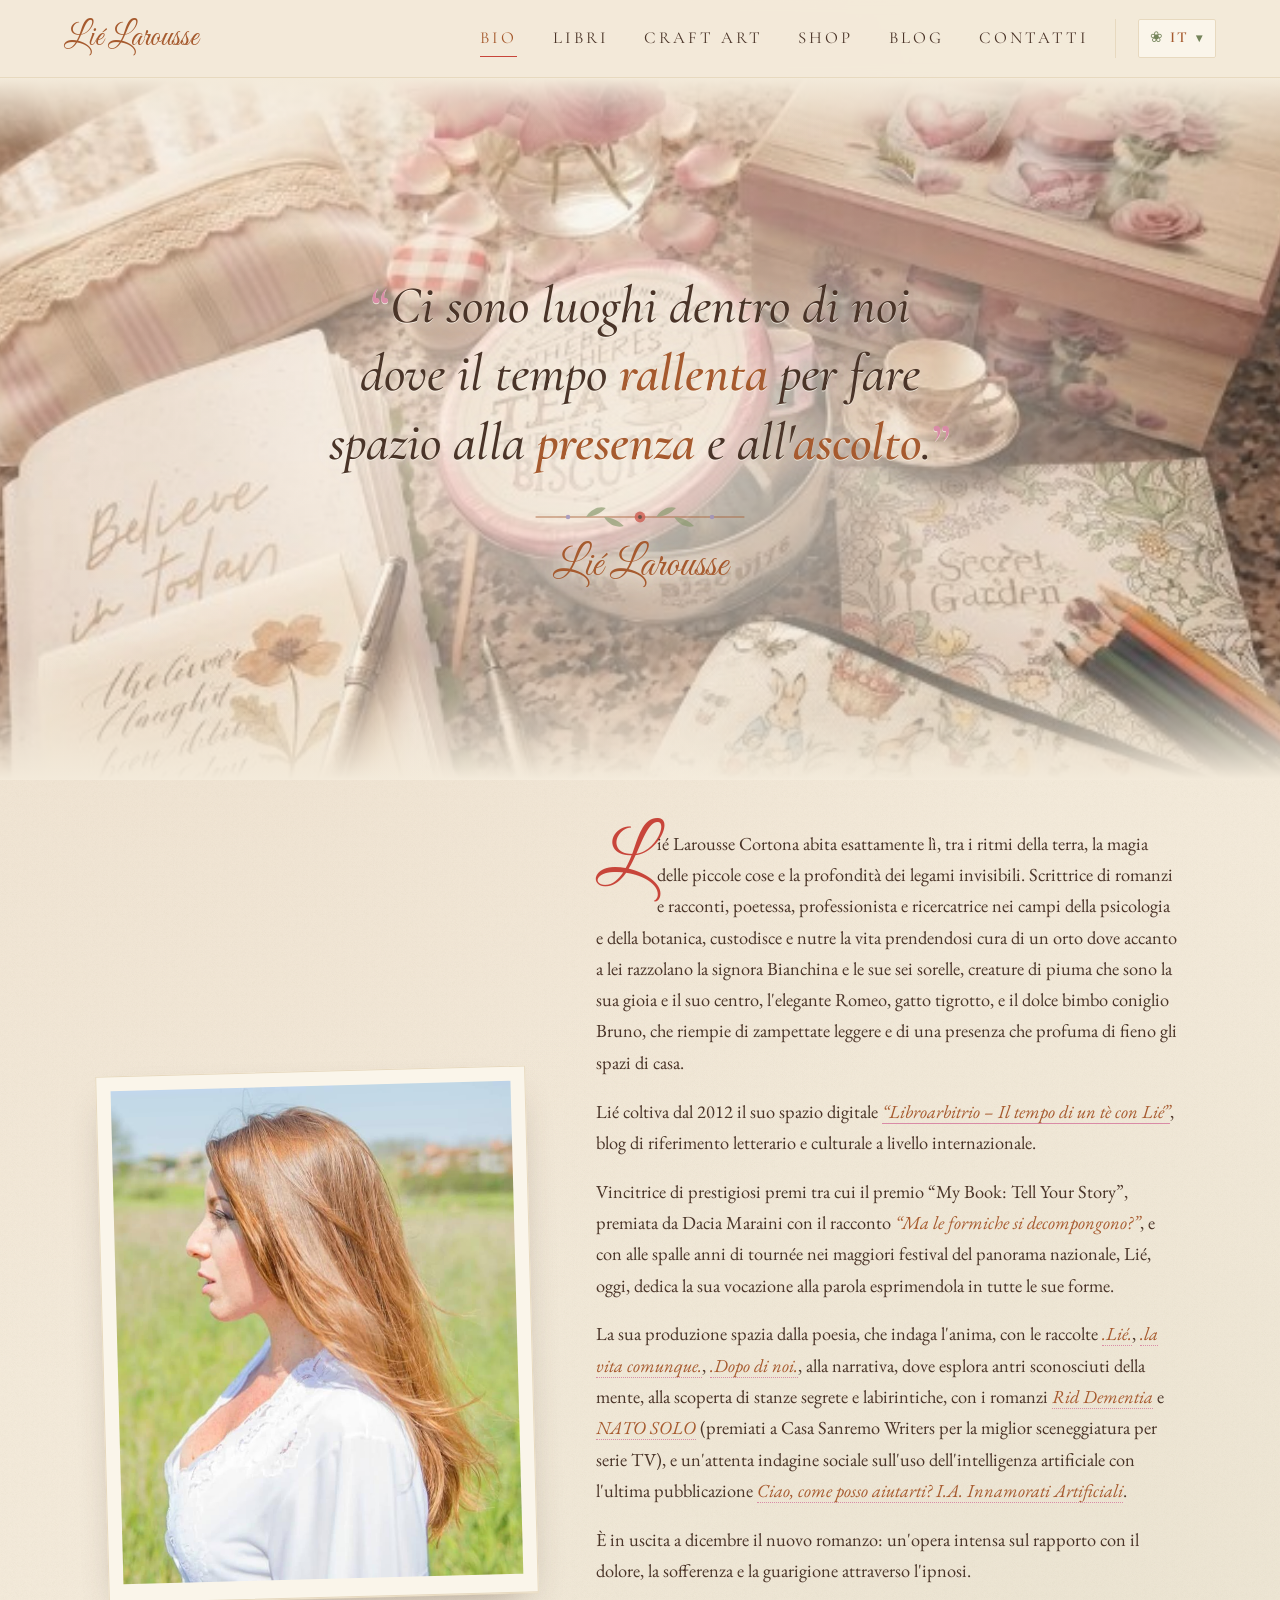
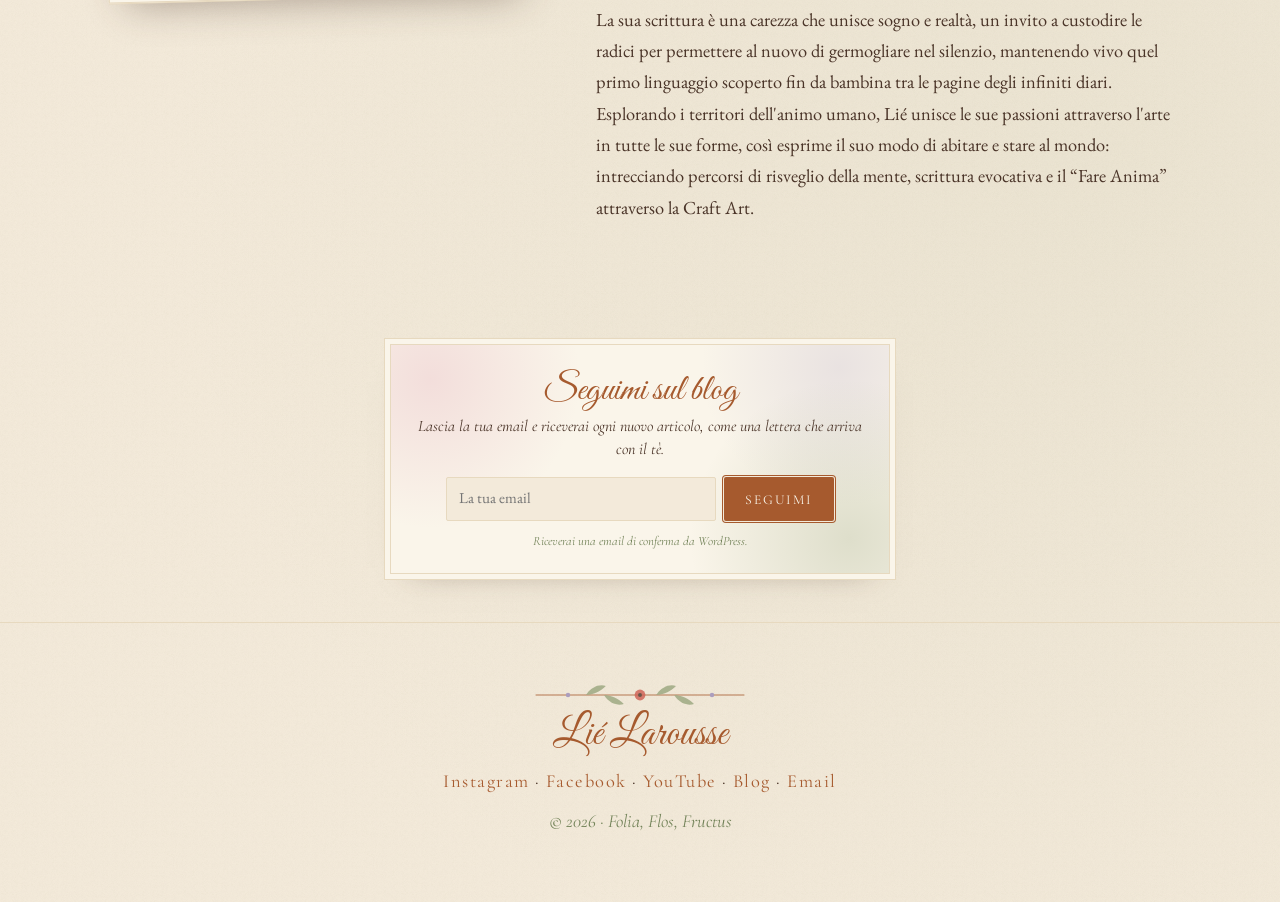
<file: index.html>
<!DOCTYPE html>
<html lang="it">
<head>
<meta charset="UTF-8">
<meta name="msvalidate.01" content="2CECC2701213556ECC06F662948ADE0B" />
<meta name="viewport" content="width=device-width, initial-scale=1">
<title>Lié Larousse · Scrittrice e poetessa</title>
<!-- seo -->
<meta name="description" content="Lié Larousse, scrittrice e poetessa tra psicologia e botanica. Autrice di Rid Dementia, NATO SOLO e Ciao, come posso aiutarti? e del blog Libroarbitrio – Il tempo di un tè con Lié.">
<link rel="canonical" href="https://lielarousse.it/">
<link rel="alternate" hreflang="it" href="https://lielarousse.it/">
<link rel="alternate" hreflang="en" href="https://lielarousse.it/en/">
<link rel="alternate" hreflang="fr" href="https://lielarousse.it/fr/">
<link rel="alternate" hreflang="x-default" href="https://lielarousse.it/">
<meta property="og:type" content="website">
<meta property="og:site_name" content="Lié Larousse">
<meta property="og:title" content="Lié Larousse · Scrittrice e poetessa">
<meta property="og:description" content="Lié Larousse, scrittrice e poetessa tra psicologia e botanica. Autrice di Rid Dementia, NATO SOLO e Ciao, come posso aiutarti? e del blog Libroarbitrio – Il tempo di un tè con Lié.">
<meta property="og:url" content="https://lielarousse.it/">
<meta property="og:image" content="https://lielarousse.it/img/condivisione.jpg">
<meta property="og:image:width" content="1200">
<meta property="og:image:height" content="630">
<meta property="og:image:alt" content="Lié Larousse">
<meta property="og:locale" content="it_IT">
<meta name="twitter:card" content="summary_large_image">
<meta name="twitter:title" content="Lié Larousse · Scrittrice e poetessa">
<meta name="twitter:description" content="Lié Larousse, scrittrice e poetessa tra psicologia e botanica. Autrice di Rid Dementia, NATO SOLO e Ciao, come posso aiutarti? e del blog Libroarbitrio – Il tempo di un tè con Lié.">
<meta name="twitter:image" content="https://lielarousse.it/img/condivisione.jpg">
<meta name="thumbnail" content="https://lielarousse.it/img/lie-ritratto-bio.jpg">
<script type="application/ld+json">{"@context": "https://schema.org", "@type": "ProfilePage", "name": "Lié Larousse · Scrittrice e poetessa", "url": "https://lielarousse.it/", "inLanguage": "it", "primaryImageOfPage": {"@type": "ImageObject", "url": "https://lielarousse.it/img/lie-ritratto-bio.jpg", "width": 720, "height": 888}, "image": "https://lielarousse.it/img/lie-ritratto-bio.jpg", "mainEntity": {"@context": "https://schema.org", "@type": "Person", "name": "Lié Larousse", "url": "https://lielarousse.it/", "image": "https://lielarousse.it/img/lie-ritratto-bio.jpg", "email": "mailto:lielarousse@yahoo.it", "jobTitle": "Scrittrice e poetessa", "sameAs": ["https://www.instagram.com/lielarousse/", "https://www.facebook.com/lie.larousse/", "https://www.youtube.com/@Libroarbitrio", "https://libroarbitrio.wordpress.com/"], "sibling": {"@type": "Person", "name": "Cortona Francesca", "url": "https://cortonafrancesca.it/", "jobTitle": "Pittrice"}}}</script>
<script type="application/ld+json">{"@context": "https://schema.org", "@type": "WebSite", "name": "Lié Larousse", "url": "https://lielarousse.it/"}</script>
<!-- /seo -->
<link rel="preconnect" href="https://fonts.googleapis.com">
<link rel="preconnect" href="https://fonts.gstatic.com" crossorigin>
<link href="https://fonts.googleapis.com/css2?family=Cormorant+Garamond:ital,wght@0,400;0,500;0,600;1,400&family=EB+Garamond:ital,wght@0,400;0,500;1,400&family=Great+Vibes&display=swap" rel="stylesheet">
<link rel="stylesheet" href="style.css?v=20261025a">
<link rel="icon" href="favicon.ico" sizes="any">
<link rel="icon" type="image/png" sizes="48x48" href="img/favicon-48.png?v=2">
<link rel="icon" type="image/png" sizes="96x96" href="img/favicon-96.png?v=2">
<link rel="icon" type="image/png" sizes="144x144" href="img/favicon-144.png?v=2">
<link rel="icon" type="image/png" sizes="192x192" href="img/icona-192.png?v=2">
<link rel="apple-touch-icon" href="img/apple-touch-icon.png?v=2">
</head>
<body>

<svg width="0" height="0" style="position:absolute" aria-hidden="true">
  <defs>
    <symbol id="rametto" viewBox="0 0 240 40">
      <path d="M4 20 C60 20 180 20 236 20" stroke="currentColor" stroke-width="1.2" fill="none"/>
      <g fill="#8A9A6E" opacity=".85">
        <path d="M60 20 c6-10 16-12 22-10 c-6 6-14 10-22 10z"/>
        <path d="M80 20 c6 10 16 12 22 10 c-6-6-14-10-22-10z"/>
        <path d="M138 20 c6-10 16-12 22-10 c-6 6-14 10-22 10z"/>
        <path d="M158 20 c6 10 16 12 22 10 c-6-6-14-10-22-10z"/>
      </g>
      <circle cx="120" cy="20" r="6" fill="#C8453A" opacity=".85"/>
      <circle cx="120" cy="20" r="2.2" fill="#4A3428"/>
      <circle cx="40" cy="20" r="2.5" fill="#9C8DB8"/>
      <circle cx="200" cy="20" r="2.5" fill="#9C8DB8"/>
    </symbol>
  </defs>
</svg>

<header class="nav">
  <a href="index.html" class="nav-logo">Lié Larousse</a>
  <button class="nav-toggle" aria-label="Apri il menu" aria-expanded="false">☰</button>
  <nav class="nav-links">
    <a href="index.html" class="attivo" aria-current="page">Bio</a>
    <a href="libri.html">Libri</a>
    <a href="arte.html">Craft Art</a>
    <a href="https://www.etsy.com/it/people/pzcn2gzs" class="nav-shop" target="_blank" rel="noopener">Shop</a>
    <a href="blog.html">Blog</a>
    <a href="contatti.html">Contatti</a>
  </nav>
  <details class="lingue"><summary aria-label="Lingua"><span class="lingue-globo" aria-hidden="true">❀</span>IT<span class="lingue-freccia" aria-hidden="true">▾</span></summary><ul><li><a href="index.html" hreflang="it" lang="it" class="attivo" aria-current="true"><b>IT</b> Italiano</a></li><li><a href="en/index.html" hreflang="en" lang="en"><b>EN</b> English</a></li><li><a href="fr/index.html" hreflang="fr" lang="fr"><b>FR</b> Français</a></li></ul></details>
</header>

<main>
<section class="bio-hero">
  <div class="bio-hero-bg" aria-hidden="true"></div>
  <div class="petali" aria-hidden="true"></div>
  <div class="bio-hero-text">
    <h1 class="sr-only">Lié Larousse, scrittrice e poetessa</h1>
    <blockquote class="citazione">
      <span class="virg" aria-hidden="true">“</span>Ci sono luoghi dentro di noi dove il tempo <em>rallenta</em> per fare spazio alla <em>presenza</em> e all'<em>ascolto</em>.<span class="virg" aria-hidden="true">”</span>
    </blockquote>
    <svg class="rametto"><use href="#rametto"/></svg>
    <p class="citazione-firma script">Lié Larousse</p>
  </div>
</section>

<section class="section bio-section">
  <div class="bio">
    <figure class="bio-photo paper-frame tilt-l">
      <img src="img/lie-ritratto-bio.jpg?v=2" alt="Ritratto di Lié Larousse in un prato">
    </figure>
    <div class="bio-text">
      <p class="dropcap">Lié Larousse Cortona abita esattamente lì, tra i ritmi della terra, la magia delle piccole cose e la profondità dei legami invisibili. Scrittrice di romanzi e racconti, poetessa, professionista e ricercatrice nei campi della psicologia e della botanica, custodisce e nutre la vita prendendosi cura di un orto dove accanto a lei razzolano la signora Bianchina e le sue sei sorelle, creature di piuma che sono la sua gioia e il suo centro, l'elegante Romeo, gatto tigrotto, e il dolce bimbo coniglio Bruno, che riempie di zampettate leggere e di una presenza che profuma di fieno gli spazi di casa.</p>
      <p>Lié coltiva dal 2012 il suo spazio digitale <a href="https://libroarbitrio.wordpress.com/" target="_blank" rel="noopener"><em>“Libroarbitrio – Il tempo di un tè con Lié”</em></a>, blog di riferimento letterario e culturale a livello internazionale.</p>
      <p>Vincitrice di prestigiosi premi tra cui il premio “My Book: Tell Your Story”, premiata da Dacia Maraini con il racconto <em>“Ma le formiche si decompongono?”</em>, e con alle spalle anni di tournée nei maggiori festival del panorama nazionale, Lié, oggi, dedica la sua vocazione alla parola esprimendola in tutte le sue forme.</p>
      <p>La sua produzione spazia dalla poesia, che indaga l'anima, con le raccolte <a href="libri.html#trama-lie" class="link-titolo"><em>.Lié.</em></a>, <a href="libri.html#trama-vita" class="link-titolo"><em>.la vita comunque.</em></a>, <a href="libri.html#trama-dopo" class="link-titolo"><em>.Dopo di noi.</em></a>, alla narrativa, dove esplora antri sconosciuti della mente, alla scoperta di stanze segrete e labirintiche, con i romanzi <a href="libri.html#trama-rid" class="link-titolo"><em>Rid Dementia</em></a> e <a href="libri.html#trama-nato" class="link-titolo"><em>NATO SOLO</em></a> (premiati a Casa Sanremo Writers per la miglior sceneggiatura per serie TV), e un'attenta indagine sociale sull'uso dell'intelligenza artificiale con l'ultima pubblicazione <a href="libri.html#trama-ciao" class="link-titolo"><em>Ciao, come posso aiutarti? I.A. Innamorati Artificiali</em></a>.</p>
      <p>È in uscita a dicembre il nuovo romanzo: un'opera intensa sul rapporto con il dolore, la sofferenza e la guarigione attraverso l'ipnosi.</p>
      <p>La sua scrittura è una carezza che unisce sogno e realtà, un invito a custodire le radici per permettere al nuovo di germogliare nel silenzio, mantenendo vivo quel primo linguaggio scoperto fin da bambina tra le pagine degli infiniti diari. Esplorando i territori dell'animo umano, Lié unisce le sue passioni attraverso l'arte in tutte le sue forme, così esprime il suo modo di abitare e stare al mondo: intrecciando percorsi di risveglio della mente, scrittura evocativa e il “Fare Anima” attraverso la Craft Art.</p>
    </div>
  </div>
</section>
</main>

<section class="seguimi">
  <div class="seguimi-card">
    <h2 class="script">Seguimi sul blog</h2>
    <p class="seguimi-sub">Lascia la tua email e riceverai ogni nuovo articolo, come una lettera che arriva con il tè.</p>
    <form class="seguimi-form" action="https://subscribe.wordpress.com" method="post" accept-charset="utf-8" target="_blank">
      <label class="sr-only" for="seguimi-email">La tua email</label>
      <input id="seguimi-email" type="email" name="email" placeholder="La tua email" required>
      <input type="hidden" name="action" value="subscribe">
      <input type="hidden" name="blog_id" value="41591328">
      <input type="hidden" name="source" value="https://libroarbitrio.wordpress.com/">
      <input type="hidden" name="sub-type" value="widget">
      <input type="hidden" name="redirect_fragment" value="blog_subscription">
      <button type="submit" class="btn">Seguimi</button>
    </form>
    <p class="seguimi-nota">Riceverai una email di conferma da WordPress.</p>
  </div>
</section>

<footer class="footer">
  <svg class="rametto"><use href="#rametto"/></svg>
  <p class="script">Lié Larousse</p>
  <p class="footer-social">
    <a href="https://www.instagram.com/lielarousse/" target="_blank" rel="noopener">Instagram</a> · <a href="https://www.facebook.com/lie.larousse/" target="_blank" rel="noopener">Facebook</a> · <a href="https://www.youtube.com/@Libroarbitrio" target="_blank" rel="noopener">YouTube</a> · <a href="https://libroarbitrio.wordpress.com/" target="_blank" rel="noopener">Blog</a> · <a href="mailto:lielarousse@yahoo.it">Email</a>
  </p>
  <p class="small">© 2026 · Folia, Flos, Fructus</p>
</footer>

<script>
  (function () {
    if (!('IntersectionObserver' in window) || matchMedia('(prefers-reduced-motion: reduce)').matches) return;
    const sel = '.section-head, .bio-photo, .bio-text > *, .libro, .youtube, .video-box, .contatti-text > *, .form, .seguimi-card, .tesoro, .arte-voce, .arte-intro > *, .arte-invito';
    const els = document.querySelectorAll(sel);
    document.documentElement.classList.add('anima');
    const io = new IntersectionObserver(voci => {
      voci.forEach(v => { if (v.isIntersecting) { v.target.classList.add('visto'); io.unobserve(v.target); } });
    }, { threshold: 0.12, rootMargin: '0px 0px -40px 0px' });
    els.forEach((el, i) => {
      const fratelli = [...el.parentElement.children].filter(c => c.matches(sel));
      el.style.setProperty('--ritardo-in', (fratelli.indexOf(el) % 3) * 0.12 + 's');
      io.observe(el);
    });
  })();
  (function () {
    const box = document.querySelector('.petali');
    if (!box || matchMedia('(prefers-reduced-motion: reduce)').matches) return;
    const colori = ['#E8A6B8', '#F2C4CF', '#D98BA6', '#F6D5DC', '#EFB3C2'];
    const n = innerWidth < 700 ? 9 : 16;
    for (let i = 0; i < n; i++) {
      const p = document.createElement('span');
      p.className = 'petalo';
      const size = 12 + Math.random() * 12;
      p.style.setProperty('--x', (Math.random() * 100) + '%');
      p.style.setProperty('--s', size + 'px');
      p.style.setProperty('--d', (11 + Math.random() * 9) + 's');
      p.style.setProperty('--r', (Math.random() * 7) + 's');
      p.style.setProperty('--ritardo', (-Math.random() * 20) + 's');
      p.style.setProperty('--drift', ((Math.random() - .5) * 180) + 'px');
      p.style.setProperty('--c', colori[i % colori.length]);
      p.style.setProperty('--o', (.7 + Math.random() * .3).toFixed(2));
      box.appendChild(p);
    }
  })();
  const lg = document.querySelector('.lingue');
  if (lg) document.addEventListener('click', e => { if (!lg.contains(e.target)) lg.removeAttribute('open'); });
  const t = document.querySelector('.nav-toggle'), l = document.querySelector('.nav-links');
  t.addEventListener('click', () => { const o = l.classList.toggle('open'); t.setAttribute('aria-expanded', o); });
  l.querySelectorAll('a').forEach(a => a.addEventListener('click', () => { l.classList.remove('open'); t.setAttribute('aria-expanded', false); }));
  (function () {
    // Trame dei libri aperte direttamente sulla Bio
    let pronte = null;
    const carica = () => pronte || (pronte = fetch('libri.html').then(r => r.text()).then(h => {
      const doc = new DOMParser().parseFromString(h, 'text/html');
      doc.querySelectorAll('dialog.trama').forEach(d => {
        const nuovo = document.importNode(d, true);
        document.body.appendChild(nuovo);
        nuovo.addEventListener('close', () => { document.body.style.overflow = ''; });
        nuovo.addEventListener('click', e => { if (e.target === nuovo) nuovo.close(); });
        nuovo.querySelector('.trama-chiudi').addEventListener('click', () => nuovo.close());
      });
    }));
    const apri = d => { document.querySelectorAll('dialog[open]').forEach(x => x.close()); d.showModal(); d.scrollTop = 0; document.body.style.overflow = 'hidden'; };
    document.querySelectorAll('a.link-titolo').forEach(a => a.addEventListener('click', async e => {
      const id = a.getAttribute('href').split('#')[1];
      if (!id || !id.startsWith('trama-') || !window.HTMLDialogElement) return;
      e.preventDefault();
      try { await carica(); } catch (err) { location.href = a.href; return; }
      const d = document.getElementById(id);
      if (d) apri(d); else location.href = a.href;
    }));
    // pulsanti "Acquista" dentro le trame
    document.addEventListener('click', e => {
      const b = e.target.closest('[data-acquista]');
      const d = document.getElementById('acquista');
      if (!b || !d) return;
      const lingua = document.documentElement.lang || 'it';
      const euro = v => new Intl.NumberFormat(lingua, { style: 'currency', currency: 'EUR' }).format(v);
      const t = b.dataset.titolo, p = b.dataset.prezzo;
      d.querySelector('#acq-titolo').textContent = t;
      d.querySelector('#acq-copertina').src = b.dataset.copertina;
      d.querySelector('#acq-prezzo').textContent = p ? euro(+p) : d.dataset.suRichiesta;
      d.querySelector('#acq-causale').textContent = t + ' – Lié Larousse';
      d.querySelector('#acq-paypal').hidden = !p;
      if (p) d.querySelector('#acq-paypal-link').href = 'https://www.paypal.com/cgi-bin/webscr?' + new URLSearchParams({
        cmd: '_xclick', business: 'barellamax@hotmail.it', item_name: t + ' – Lié Larousse',
        amount: p, currency_code: 'EUR', no_shipping: '2', lc: d.dataset.paypalLc, charset: 'utf-8'
      });
      d.querySelector('#acq-email').href = 'mailto:lielarousse@yahoo.it?subject=' + encodeURIComponent(d.dataset.oggetto + t) +
        '&body=' + encodeURIComponent(d.dataset.corpo.replace('%TITOLO%', t));
      apri(d);
    });
    document.addEventListener('click', async e => {
      const c = e.target.closest('.acq-copia');
      if (!c) return;
      const prima = c.textContent;
      try { await navigator.clipboard.writeText(c.dataset.copia); } catch (err) {}
      c.textContent = document.getElementById('acquista').dataset.copiato; setTimeout(() => c.textContent = prima, 1800);
    });
  })();
</script>
</body>
</html>
</file>
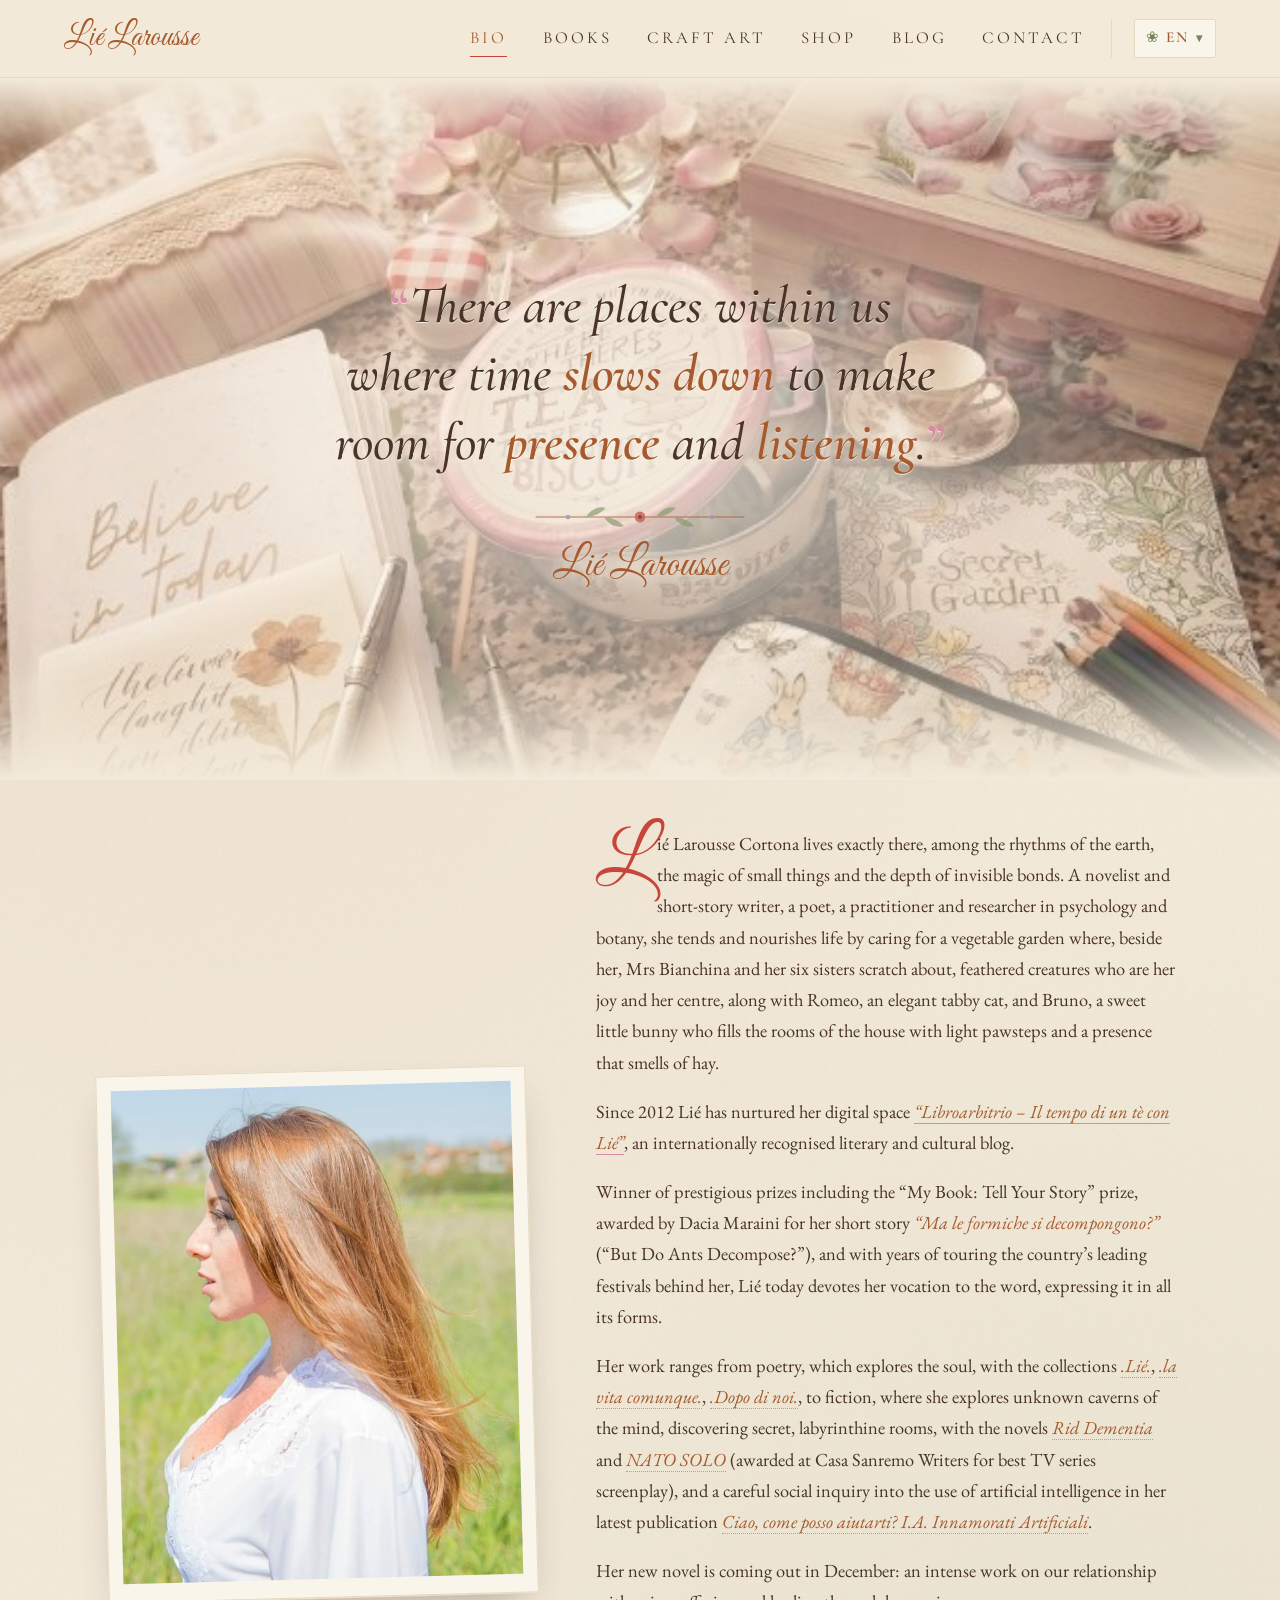
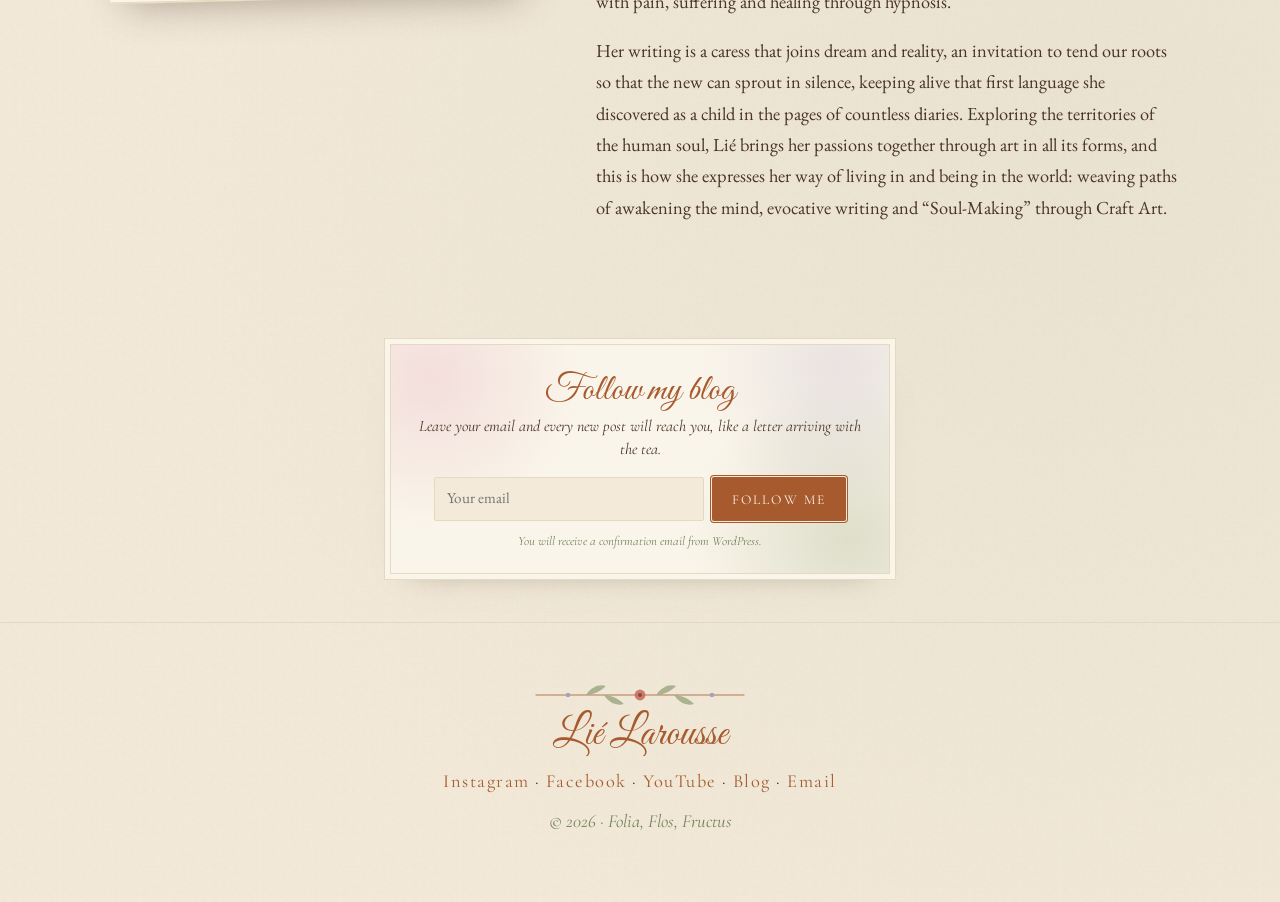
<file: en/index.html>
<!DOCTYPE html>
<html lang="en">
<head>
<meta charset="UTF-8">
<meta name="msvalidate.01" content="2CECC2701213556ECC06F662948ADE0B" />
<meta name="viewport" content="width=device-width, initial-scale=1">
<title>Lié Larousse · Writer and poet</title>
<!-- seo -->
<meta name="description" content="Lié Larousse, writer and poet working between psychology and botany. Author of Rid Dementia, NATO SOLO and Ciao, come posso aiutarti?, and of the blog Libroarbitrio – Il tempo di un tè con Lié.">
<link rel="canonical" href="https://lielarousse.it/en/">
<link rel="alternate" hreflang="it" href="https://lielarousse.it/">
<link rel="alternate" hreflang="en" href="https://lielarousse.it/en/">
<link rel="alternate" hreflang="fr" href="https://lielarousse.it/fr/">
<link rel="alternate" hreflang="x-default" href="https://lielarousse.it/">
<meta property="og:type" content="website">
<meta property="og:site_name" content="Lié Larousse">
<meta property="og:title" content="Lié Larousse · Writer and poet">
<meta property="og:description" content="Lié Larousse, writer and poet working between psychology and botany. Author of Rid Dementia, NATO SOLO and Ciao, come posso aiutarti?, and of the blog Libroarbitrio – Il tempo di un tè con Lié.">
<meta property="og:url" content="https://lielarousse.it/en/">
<meta property="og:image" content="https://lielarousse.it/img/condivisione.jpg">
<meta property="og:image:width" content="1200">
<meta property="og:image:height" content="630">
<meta property="og:image:alt" content="Lié Larousse">
<meta property="og:locale" content="en_GB">
<meta name="twitter:card" content="summary_large_image">
<meta name="twitter:title" content="Lié Larousse · Writer and poet">
<meta name="twitter:description" content="Lié Larousse, writer and poet working between psychology and botany. Author of Rid Dementia, NATO SOLO and Ciao, come posso aiutarti?, and of the blog Libroarbitrio – Il tempo di un tè con Lié.">
<meta name="twitter:image" content="https://lielarousse.it/img/condivisione.jpg">
<meta name="thumbnail" content="https://lielarousse.it/img/lie-ritratto-bio.jpg">
<script type="application/ld+json">{"@context": "https://schema.org", "@type": "ProfilePage", "name": "Lié Larousse · Writer and poet", "url": "https://lielarousse.it/en/", "inLanguage": "en", "primaryImageOfPage": {"@type": "ImageObject", "url": "https://lielarousse.it/img/lie-ritratto-bio.jpg", "width": 720, "height": 888}, "image": "https://lielarousse.it/img/lie-ritratto-bio.jpg", "mainEntity": {"@context": "https://schema.org", "@type": "Person", "name": "Lié Larousse", "url": "https://lielarousse.it/", "image": "https://lielarousse.it/img/lie-ritratto-bio.jpg", "email": "mailto:lielarousse@yahoo.it", "jobTitle": "Scrittrice e poetessa", "sameAs": ["https://www.instagram.com/lielarousse/", "https://www.facebook.com/lie.larousse/", "https://www.youtube.com/@Libroarbitrio", "https://libroarbitrio.wordpress.com/"], "sibling": {"@type": "Person", "name": "Cortona Francesca", "url": "https://cortonafrancesca.it/", "jobTitle": "Pittrice"}}}</script>
<script type="application/ld+json">{"@context": "https://schema.org", "@type": "WebSite", "name": "Lié Larousse", "url": "https://lielarousse.it/"}</script>
<!-- /seo -->
<link rel="preconnect" href="https://fonts.googleapis.com">
<link rel="preconnect" href="https://fonts.gstatic.com" crossorigin>
<link href="https://fonts.googleapis.com/css2?family=Cormorant+Garamond:ital,wght@0,400;0,500;0,600;1,400&family=EB+Garamond:ital,wght@0,400;0,500;1,400&family=Great+Vibes&display=swap" rel="stylesheet">
<link rel="stylesheet" href="../style.css?v=20261025a">
<link rel="icon" href="../favicon.ico" sizes="any">
<link rel="icon" type="image/png" sizes="48x48" href="../img/favicon-48.png?v=2">
<link rel="icon" type="image/png" sizes="96x96" href="../img/favicon-96.png?v=2">
<link rel="icon" type="image/png" sizes="144x144" href="../img/favicon-144.png?v=2">
<link rel="icon" type="image/png" sizes="192x192" href="../img/icona-192.png?v=2">
<link rel="apple-touch-icon" href="../img/apple-touch-icon.png?v=2">
</head>
<body>

<svg width="0" height="0" style="position:absolute" aria-hidden="true">
  <defs>
    <symbol id="rametto" viewBox="0 0 240 40">
      <path d="M4 20 C60 20 180 20 236 20" stroke="currentColor" stroke-width="1.2" fill="none"/>
      <g fill="#8A9A6E" opacity=".85">
        <path d="M60 20 c6-10 16-12 22-10 c-6 6-14 10-22 10z"/>
        <path d="M80 20 c6 10 16 12 22 10 c-6-6-14-10-22-10z"/>
        <path d="M138 20 c6-10 16-12 22-10 c-6 6-14 10-22 10z"/>
        <path d="M158 20 c6 10 16 12 22 10 c-6-6-14-10-22-10z"/>
      </g>
      <circle cx="120" cy="20" r="6" fill="#C8453A" opacity=".85"/>
      <circle cx="120" cy="20" r="2.2" fill="#4A3428"/>
      <circle cx="40" cy="20" r="2.5" fill="#9C8DB8"/>
      <circle cx="200" cy="20" r="2.5" fill="#9C8DB8"/>
    </symbol>
  </defs>
</svg>

<header class="nav">
  <a href="index.html" class="nav-logo">Lié Larousse</a>
  <button class="nav-toggle" aria-label="Open the menu" aria-expanded="false">☰</button>
  <nav class="nav-links">
    <a href="index.html" class="attivo" aria-current="page">Bio</a>
    <a href="libri.html">Books</a>
    <a href="arte.html">Craft Art</a>
    <a href="https://www.etsy.com/people/pzcn2gzs" class="nav-shop" target="_blank" rel="noopener">Shop</a>
    <a href="blog.html">Blog</a>
    <a href="contatti.html">Contact</a>
  </nav>
  <details class="lingue"><summary aria-label="Language"><span class="lingue-globo" aria-hidden="true">❀</span>EN<span class="lingue-freccia" aria-hidden="true">▾</span></summary><ul><li><a href="../index.html" hreflang="it" lang="it"><b>IT</b> Italiano</a></li><li><a href="index.html" hreflang="en" lang="en" class="attivo" aria-current="true"><b>EN</b> English</a></li><li><a href="../fr/index.html" hreflang="fr" lang="fr"><b>FR</b> Français</a></li></ul></details>
</header>

<main>
<section class="bio-hero">
  <div class="bio-hero-bg" aria-hidden="true"></div>
  <div class="petali" aria-hidden="true"></div>
  <div class="bio-hero-text">
    <h1 class="sr-only">Lié Larousse, writer and poet</h1>
    <blockquote class="citazione">
      <span class="virg" aria-hidden="true">“</span>There are places within us where time <em>slows down</em> to make room for <em>presence</em> and <em>listening</em>.<span class="virg" aria-hidden="true">”</span>
    </blockquote>
    <svg class="rametto"><use href="#rametto"/></svg>
    <p class="citazione-firma script">Lié Larousse</p>
  </div>
</section>

<section class="section bio-section">
  <div class="bio">
    <figure class="bio-photo paper-frame tilt-l">
      <img src="../img/lie-ritratto-bio.jpg?v=2" alt="Portrait of Lié Larousse in a meadow">
    </figure>
    <div class="bio-text">
      <p class="dropcap">Lié Larousse Cortona lives exactly there, among the rhythms of the earth, the magic of small things and the depth of invisible bonds. A novelist and short-story writer, a poet, a practitioner and researcher in psychology and botany, she tends and nourishes life by caring for a vegetable garden where, beside her, Mrs Bianchina and her six sisters scratch about, feathered creatures who are her joy and her centre, along with Romeo, an elegant tabby cat, and Bruno, a sweet little bunny who fills the rooms of the house with light pawsteps and a presence that smells of hay.</p>
      <p>Since 2012 Lié has nurtured her digital space <a href="https://libroarbitrio.wordpress.com/" target="_blank" rel="noopener"><em>“Libroarbitrio – Il tempo di un tè con Lié”</em></a>, an internationally recognised literary and cultural blog.</p>
      <p>Winner of prestigious prizes including the “My Book: Tell Your Story” prize, awarded by Dacia Maraini for her short story <em>“Ma le formiche si decompongono?”</em> (“But Do Ants Decompose?”), and with years of touring the country’s leading festivals behind her, Lié today devotes her vocation to the word, expressing it in all its forms.</p>
      <p>Her work ranges from poetry, which explores the soul, with the collections <a href="libri.html#trama-lie" class="link-titolo"><em>.Lié.</em></a>, <a href="libri.html#trama-vita" class="link-titolo"><em>.la vita comunque.</em></a>, <a href="libri.html#trama-dopo" class="link-titolo"><em>.Dopo di noi.</em></a>, to fiction, where she explores unknown caverns of the mind, discovering secret, labyrinthine rooms, with the novels <a href="libri.html#trama-rid" class="link-titolo"><em>Rid Dementia</em></a> and <a href="libri.html#trama-nato" class="link-titolo"><em>NATO SOLO</em></a> (awarded at Casa Sanremo Writers for best TV series screenplay), and a careful social inquiry into the use of artificial intelligence in her latest publication <a href="libri.html#trama-ciao" class="link-titolo"><em>Ciao, come posso aiutarti? I.A. Innamorati Artificiali</em></a>.</p>
      <p>Her new novel is coming out in December: an intense work on our relationship with pain, suffering and healing through hypnosis.</p>
      <p>Her writing is a caress that joins dream and reality, an invitation to tend our roots so that the new can sprout in silence, keeping alive that first language she discovered as a child in the pages of countless diaries. Exploring the territories of the human soul, Lié brings her passions together through art in all its forms, and this is how she expresses her way of living in and being in the world: weaving paths of awakening the mind, evocative writing and “Soul-Making” through Craft Art.</p>
    </div>
  </div>
</section>
</main>

<section class="seguimi">
  <div class="seguimi-card">
    <h2 class="script">Follow my blog</h2>
    <p class="seguimi-sub">Leave your email and every new post will reach you, like a letter arriving with the tea.</p>
    <form class="seguimi-form" action="https://subscribe.wordpress.com" method="post" accept-charset="utf-8" target="_blank">
      <label class="sr-only" for="seguimi-email">Your email</label>
      <input id="seguimi-email" type="email" name="email" placeholder="Your email" required>
      <input type="hidden" name="action" value="subscribe">
      <input type="hidden" name="blog_id" value="41591328">
      <input type="hidden" name="source" value="https://libroarbitrio.wordpress.com/">
      <input type="hidden" name="sub-type" value="widget">
      <input type="hidden" name="redirect_fragment" value="blog_subscription">
      <button type="submit" class="btn">Follow me</button>
    </form>
    <p class="seguimi-nota">You will receive a confirmation email from WordPress.</p>
  </div>
</section>

<footer class="footer">
  <svg class="rametto"><use href="#rametto"/></svg>
  <p class="script">Lié Larousse</p>
  <p class="footer-social">
    <a href="https://www.instagram.com/lielarousse/" target="_blank" rel="noopener">Instagram</a> · <a href="https://www.facebook.com/lie.larousse/" target="_blank" rel="noopener">Facebook</a> · <a href="https://www.youtube.com/@Libroarbitrio" target="_blank" rel="noopener">YouTube</a> · <a href="https://libroarbitrio.wordpress.com/" target="_blank" rel="noopener">Blog</a> · <a href="mailto:lielarousse@yahoo.it">Email</a>
  </p>
  <p class="small">© 2026 · Folia, Flos, Fructus</p>
</footer>

<script>
  (function () {
    if (!('IntersectionObserver' in window) || matchMedia('(prefers-reduced-motion: reduce)').matches) return;
    const sel = '.section-head, .bio-photo, .bio-text > *, .libro, .youtube, .video-box, .contatti-text > *, .form, .seguimi-card, .tesoro, .arte-voce, .arte-intro > *, .arte-invito';
    const els = document.querySelectorAll(sel);
    document.documentElement.classList.add('anima');
    const io = new IntersectionObserver(voci => {
      voci.forEach(v => { if (v.isIntersecting) { v.target.classList.add('visto'); io.unobserve(v.target); } });
    }, { threshold: 0.12, rootMargin: '0px 0px -40px 0px' });
    els.forEach((el, i) => {
      const fratelli = [...el.parentElement.children].filter(c => c.matches(sel));
      el.style.setProperty('--ritardo-in', (fratelli.indexOf(el) % 3) * 0.12 + 's');
      io.observe(el);
    });
  })();
  (function () {
    const box = document.querySelector('.petali');
    if (!box || matchMedia('(prefers-reduced-motion: reduce)').matches) return;
    const colori = ['#E8A6B8', '#F2C4CF', '#D98BA6', '#F6D5DC', '#EFB3C2'];
    const n = innerWidth < 700 ? 9 : 16;
    for (let i = 0; i < n; i++) {
      const p = document.createElement('span');
      p.className = 'petalo';
      const size = 12 + Math.random() * 12;
      p.style.setProperty('--x', (Math.random() * 100) + '%');
      p.style.setProperty('--s', size + 'px');
      p.style.setProperty('--d', (11 + Math.random() * 9) + 's');
      p.style.setProperty('--r', (Math.random() * 7) + 's');
      p.style.setProperty('--ritardo', (-Math.random() * 20) + 's');
      p.style.setProperty('--drift', ((Math.random() - .5) * 180) + 'px');
      p.style.setProperty('--c', colori[i % colori.length]);
      p.style.setProperty('--o', (.7 + Math.random() * .3).toFixed(2));
      box.appendChild(p);
    }
  })();
  const lg = document.querySelector('.lingue');
  if (lg) document.addEventListener('click', e => { if (!lg.contains(e.target)) lg.removeAttribute('open'); });
  const t = document.querySelector('.nav-toggle'), l = document.querySelector('.nav-links');
  t.addEventListener('click', () => { const o = l.classList.toggle('open'); t.setAttribute('aria-expanded', o); });
  l.querySelectorAll('a').forEach(a => a.addEventListener('click', () => { l.classList.remove('open'); t.setAttribute('aria-expanded', false); }));
  (function () {
    // Trame dei libri aperte direttamente sulla Bio
    let pronte = null;
    const carica = () => pronte || (pronte = fetch('libri.html').then(r => r.text()).then(h => {
      const doc = new DOMParser().parseFromString(h, 'text/html');
      doc.querySelectorAll('dialog.trama').forEach(d => {
        const nuovo = document.importNode(d, true);
        document.body.appendChild(nuovo);
        nuovo.addEventListener('close', () => { document.body.style.overflow = ''; });
        nuovo.addEventListener('click', e => { if (e.target === nuovo) nuovo.close(); });
        nuovo.querySelector('.trama-chiudi').addEventListener('click', () => nuovo.close());
      });
    }));
    const apri = d => { document.querySelectorAll('dialog[open]').forEach(x => x.close()); d.showModal(); d.scrollTop = 0; document.body.style.overflow = 'hidden'; };
    document.querySelectorAll('a.link-titolo').forEach(a => a.addEventListener('click', async e => {
      const id = a.getAttribute('href').split('#')[1];
      if (!id || !id.startsWith('trama-') || !window.HTMLDialogElement) return;
      e.preventDefault();
      try { await carica(); } catch (err) { location.href = a.href; return; }
      const d = document.getElementById(id);
      if (d) apri(d); else location.href = a.href;
    }));
    // pulsanti "Acquista" dentro le trame
    document.addEventListener('click', e => {
      const b = e.target.closest('[data-acquista]');
      const d = document.getElementById('acquista');
      if (!b || !d) return;
      const lingua = document.documentElement.lang || 'it';
      const euro = v => new Intl.NumberFormat(lingua, { style: 'currency', currency: 'EUR' }).format(v);
      const t = b.dataset.titolo, p = b.dataset.prezzo;
      d.querySelector('#acq-titolo').textContent = t;
      d.querySelector('#acq-copertina').src = b.dataset.copertina;
      d.querySelector('#acq-prezzo').textContent = p ? euro(+p) : d.dataset.suRichiesta;
      d.querySelector('#acq-causale').textContent = t + ' – Lié Larousse';
      d.querySelector('#acq-paypal').hidden = !p;
      if (p) d.querySelector('#acq-paypal-link').href = 'https://www.paypal.com/cgi-bin/webscr?' + new URLSearchParams({
        cmd: '_xclick', business: 'barellamax@hotmail.it', item_name: t + ' – Lié Larousse',
        amount: p, currency_code: 'EUR', no_shipping: '2', lc: d.dataset.paypalLc, charset: 'utf-8'
      });
      d.querySelector('#acq-email').href = 'mailto:lielarousse@yahoo.it?subject=' + encodeURIComponent(d.dataset.oggetto + t) +
        '&body=' + encodeURIComponent(d.dataset.corpo.replace('%TITOLO%', t));
      apri(d);
    });
    document.addEventListener('click', async e => {
      const c = e.target.closest('.acq-copia');
      if (!c) return;
      const prima = c.textContent;
      try { await navigator.clipboard.writeText(c.dataset.copia); } catch (err) {}
      c.textContent = document.getElementById('acquista').dataset.copiato; setTimeout(() => c.textContent = prima, 1800);
    });
  })();
</script>
</body>
</html>
</file>
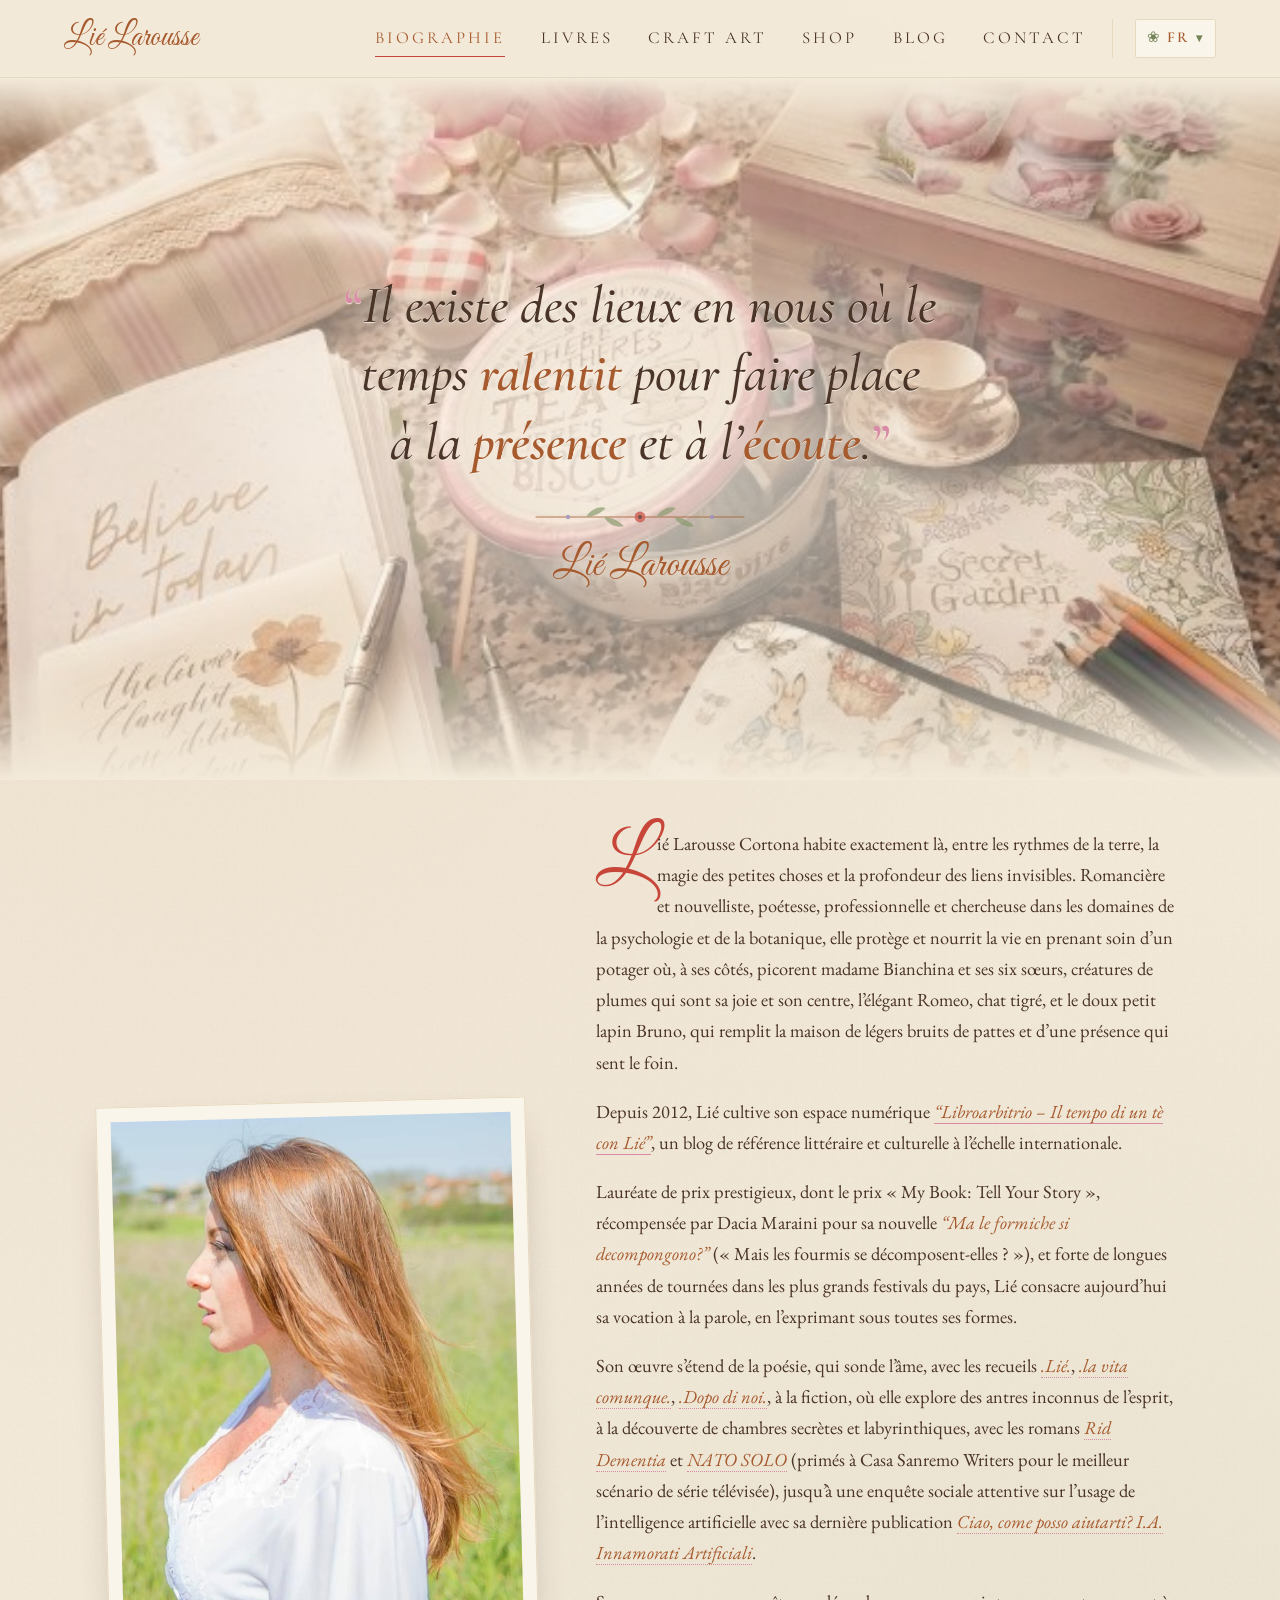
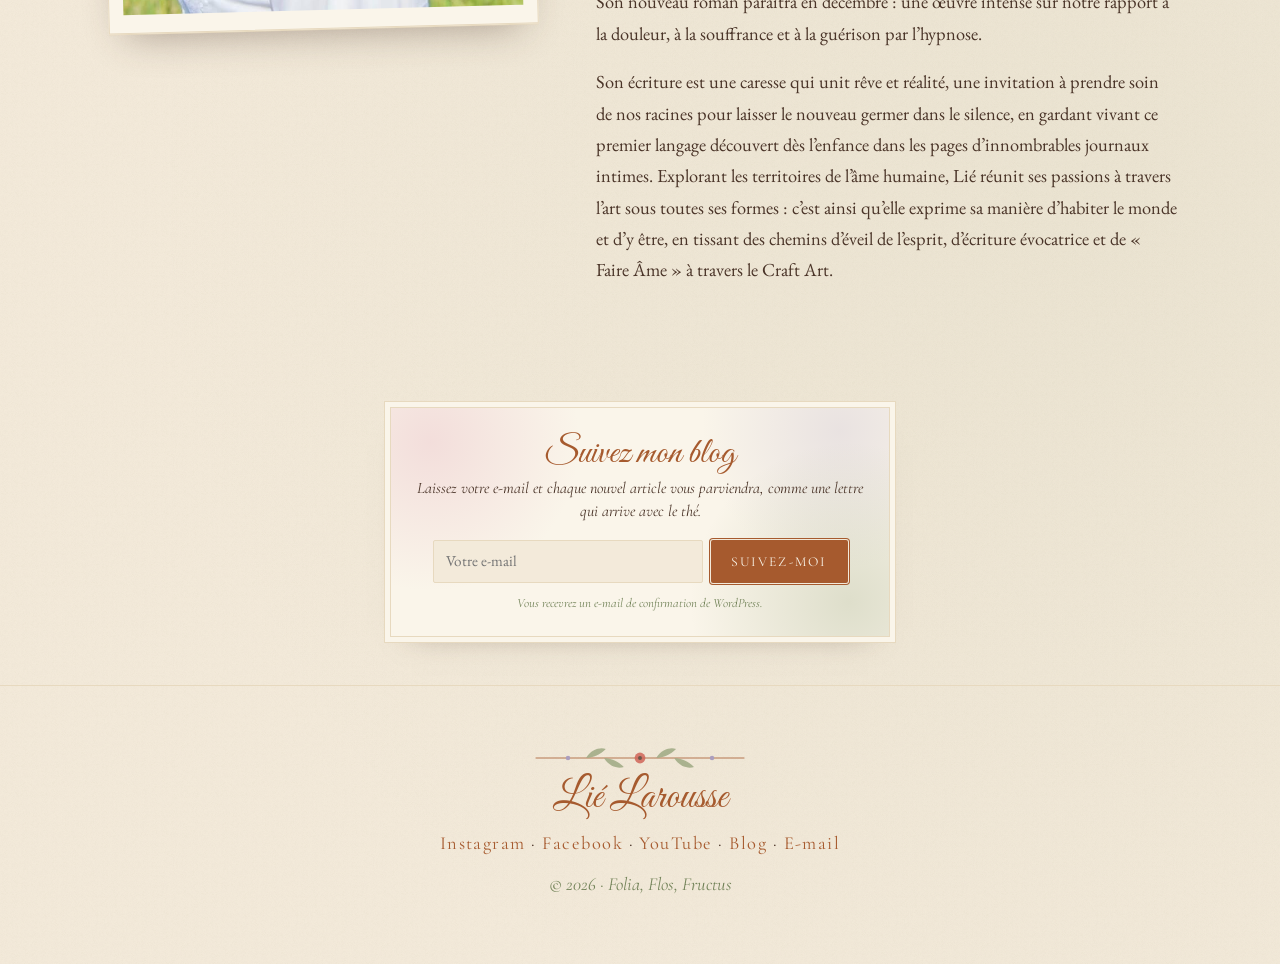
<file: fr/index.html>
<!DOCTYPE html>
<html lang="fr">
<head>
<meta charset="UTF-8">
<meta name="msvalidate.01" content="2CECC2701213556ECC06F662948ADE0B" />
<meta name="viewport" content="width=device-width, initial-scale=1">
<title>Lié Larousse · Écrivaine et poétesse</title>
<!-- seo -->
<meta name="description" content="Lié Larousse, écrivaine et poétesse entre psychologie et botanique. Autrice de Rid Dementia, NATO SOLO et Ciao, come posso aiutarti?, et du blog Libroarbitrio – Il tempo di un tè con Lié.">
<link rel="canonical" href="https://lielarousse.it/fr/">
<link rel="alternate" hreflang="it" href="https://lielarousse.it/">
<link rel="alternate" hreflang="en" href="https://lielarousse.it/en/">
<link rel="alternate" hreflang="fr" href="https://lielarousse.it/fr/">
<link rel="alternate" hreflang="x-default" href="https://lielarousse.it/">
<meta property="og:type" content="website">
<meta property="og:site_name" content="Lié Larousse">
<meta property="og:title" content="Lié Larousse · Écrivaine et poétesse">
<meta property="og:description" content="Lié Larousse, écrivaine et poétesse entre psychologie et botanique. Autrice de Rid Dementia, NATO SOLO et Ciao, come posso aiutarti?, et du blog Libroarbitrio – Il tempo di un tè con Lié.">
<meta property="og:url" content="https://lielarousse.it/fr/">
<meta property="og:image" content="https://lielarousse.it/img/condivisione.jpg">
<meta property="og:image:width" content="1200">
<meta property="og:image:height" content="630">
<meta property="og:image:alt" content="Lié Larousse">
<meta property="og:locale" content="fr_FR">
<meta name="twitter:card" content="summary_large_image">
<meta name="twitter:title" content="Lié Larousse · Écrivaine et poétesse">
<meta name="twitter:description" content="Lié Larousse, écrivaine et poétesse entre psychologie et botanique. Autrice de Rid Dementia, NATO SOLO et Ciao, come posso aiutarti?, et du blog Libroarbitrio – Il tempo di un tè con Lié.">
<meta name="twitter:image" content="https://lielarousse.it/img/condivisione.jpg">
<meta name="thumbnail" content="https://lielarousse.it/img/lie-ritratto-bio.jpg">
<script type="application/ld+json">{"@context": "https://schema.org", "@type": "ProfilePage", "name": "Lié Larousse · Écrivaine et poétesse", "url": "https://lielarousse.it/fr/", "inLanguage": "fr", "primaryImageOfPage": {"@type": "ImageObject", "url": "https://lielarousse.it/img/lie-ritratto-bio.jpg", "width": 720, "height": 888}, "image": "https://lielarousse.it/img/lie-ritratto-bio.jpg", "mainEntity": {"@context": "https://schema.org", "@type": "Person", "name": "Lié Larousse", "url": "https://lielarousse.it/", "image": "https://lielarousse.it/img/lie-ritratto-bio.jpg", "email": "mailto:lielarousse@yahoo.it", "jobTitle": "Scrittrice e poetessa", "sameAs": ["https://www.instagram.com/lielarousse/", "https://www.facebook.com/lie.larousse/", "https://www.youtube.com/@Libroarbitrio", "https://libroarbitrio.wordpress.com/"], "sibling": {"@type": "Person", "name": "Cortona Francesca", "url": "https://cortonafrancesca.it/", "jobTitle": "Pittrice"}}}</script>
<script type="application/ld+json">{"@context": "https://schema.org", "@type": "WebSite", "name": "Lié Larousse", "url": "https://lielarousse.it/"}</script>
<!-- /seo -->
<link rel="preconnect" href="https://fonts.googleapis.com">
<link rel="preconnect" href="https://fonts.gstatic.com" crossorigin>
<link href="https://fonts.googleapis.com/css2?family=Cormorant+Garamond:ital,wght@0,400;0,500;0,600;1,400&family=EB+Garamond:ital,wght@0,400;0,500;1,400&family=Great+Vibes&display=swap" rel="stylesheet">
<link rel="stylesheet" href="../style.css?v=20261025a">
<link rel="icon" href="../favicon.ico" sizes="any">
<link rel="icon" type="image/png" sizes="48x48" href="../img/favicon-48.png?v=2">
<link rel="icon" type="image/png" sizes="96x96" href="../img/favicon-96.png?v=2">
<link rel="icon" type="image/png" sizes="144x144" href="../img/favicon-144.png?v=2">
<link rel="icon" type="image/png" sizes="192x192" href="../img/icona-192.png?v=2">
<link rel="apple-touch-icon" href="../img/apple-touch-icon.png?v=2">
</head>
<body>

<svg width="0" height="0" style="position:absolute" aria-hidden="true">
  <defs>
    <symbol id="rametto" viewBox="0 0 240 40">
      <path d="M4 20 C60 20 180 20 236 20" stroke="currentColor" stroke-width="1.2" fill="none"/>
      <g fill="#8A9A6E" opacity=".85">
        <path d="M60 20 c6-10 16-12 22-10 c-6 6-14 10-22 10z"/>
        <path d="M80 20 c6 10 16 12 22 10 c-6-6-14-10-22-10z"/>
        <path d="M138 20 c6-10 16-12 22-10 c-6 6-14 10-22 10z"/>
        <path d="M158 20 c6 10 16 12 22 10 c-6-6-14-10-22-10z"/>
      </g>
      <circle cx="120" cy="20" r="6" fill="#C8453A" opacity=".85"/>
      <circle cx="120" cy="20" r="2.2" fill="#4A3428"/>
      <circle cx="40" cy="20" r="2.5" fill="#9C8DB8"/>
      <circle cx="200" cy="20" r="2.5" fill="#9C8DB8"/>
    </symbol>
  </defs>
</svg>

<header class="nav">
  <a href="index.html" class="nav-logo">Lié Larousse</a>
  <button class="nav-toggle" aria-label="Ouvrir le menu" aria-expanded="false">☰</button>
  <nav class="nav-links">
    <a href="index.html" class="attivo" aria-current="page">Biographie</a>
    <a href="libri.html">Livres</a>
    <a href="arte.html">Craft Art</a>
    <a href="https://www.etsy.com/people/pzcn2gzs" class="nav-shop" target="_blank" rel="noopener">Shop</a>
    <a href="blog.html">Blog</a>
    <a href="contatti.html">Contact</a>
  </nav>
  <details class="lingue"><summary aria-label="Langue"><span class="lingue-globo" aria-hidden="true">❀</span>FR<span class="lingue-freccia" aria-hidden="true">▾</span></summary><ul><li><a href="../index.html" hreflang="it" lang="it"><b>IT</b> Italiano</a></li><li><a href="../en/index.html" hreflang="en" lang="en"><b>EN</b> English</a></li><li><a href="index.html" hreflang="fr" lang="fr" class="attivo" aria-current="true"><b>FR</b> Français</a></li></ul></details>
</header>

<main>
<section class="bio-hero">
  <div class="bio-hero-bg" aria-hidden="true"></div>
  <div class="petali" aria-hidden="true"></div>
  <div class="bio-hero-text">
    <h1 class="sr-only">Lié Larousse, écrivaine et poétesse</h1>
    <blockquote class="citazione">
      <span class="virg" aria-hidden="true">“</span>Il existe des lieux en nous où le temps <em>ralentit</em> pour faire place à la <em>présence</em> et à l’<em>écoute</em>.<span class="virg" aria-hidden="true">”</span>
    </blockquote>
    <svg class="rametto"><use href="#rametto"/></svg>
    <p class="citazione-firma script">Lié Larousse</p>
  </div>
</section>

<section class="section bio-section">
  <div class="bio">
    <figure class="bio-photo paper-frame tilt-l">
      <img src="../img/lie-ritratto-bio.jpg?v=2" alt="Portrait de Lié Larousse dans un pré">
    </figure>
    <div class="bio-text">
      <p class="dropcap">Lié Larousse Cortona habite exactement là, entre les rythmes de la terre, la magie des petites choses et la profondeur des liens invisibles. Romancière et nouvelliste, poétesse, professionnelle et chercheuse dans les domaines de la psychologie et de la botanique, elle protège et nourrit la vie en prenant soin d’un potager où, à ses côtés, picorent madame Bianchina et ses six sœurs, créatures de plumes qui sont sa joie et son centre, l’élégant Romeo, chat tigré, et le doux petit lapin Bruno, qui remplit la maison de légers bruits de pattes et d’une présence qui sent le foin.</p>
      <p>Depuis 2012, Lié cultive son espace numérique <a href="https://libroarbitrio.wordpress.com/" target="_blank" rel="noopener"><em>“Libroarbitrio – Il tempo di un tè con Lié”</em></a>, un blog de référence littéraire et culturelle à l’échelle internationale.</p>
      <p>Lauréate de prix prestigieux, dont le prix « My Book: Tell Your Story », récompensée par Dacia Maraini pour sa nouvelle <em>“Ma le formiche si decompongono?”</em> (« Mais les fourmis se décomposent-elles ? »), et forte de longues années de tournées dans les plus grands festivals du pays, Lié consacre aujourd’hui sa vocation à la parole, en l’exprimant sous toutes ses formes.</p>
      <p>Son œuvre s’étend de la poésie, qui sonde l’âme, avec les recueils <a href="libri.html#trama-lie" class="link-titolo"><em>.Lié.</em></a>, <a href="libri.html#trama-vita" class="link-titolo"><em>.la vita comunque.</em></a>, <a href="libri.html#trama-dopo" class="link-titolo"><em>.Dopo di noi.</em></a>, à la fiction, où elle explore des antres inconnus de l’esprit, à la découverte de chambres secrètes et labyrinthiques, avec les romans <a href="libri.html#trama-rid" class="link-titolo"><em>Rid Dementia</em></a> et <a href="libri.html#trama-nato" class="link-titolo"><em>NATO SOLO</em></a> (primés à Casa Sanremo Writers pour le meilleur scénario de série télévisée), jusqu’à une enquête sociale attentive sur l’usage de l’intelligence artificielle avec sa dernière publication <a href="libri.html#trama-ciao" class="link-titolo"><em>Ciao, come posso aiutarti? I.A. Innamorati Artificiali</em></a>.</p>
      <p>Son nouveau roman paraîtra en décembre : une œuvre intense sur notre rapport à la douleur, à la souffrance et à la guérison par l’hypnose.</p>
      <p>Son écriture est une caresse qui unit rêve et réalité, une invitation à prendre soin de nos racines pour laisser le nouveau germer dans le silence, en gardant vivant ce premier langage découvert dès l’enfance dans les pages d’innombrables journaux intimes. Explorant les territoires de l’âme humaine, Lié réunit ses passions à travers l’art sous toutes ses formes : c’est ainsi qu’elle exprime sa manière d’habiter le monde et d’y être, en tissant des chemins d’éveil de l’esprit, d’écriture évocatrice et de « Faire Âme » à travers le Craft Art.</p>
    </div>
  </div>
</section>
</main>

<section class="seguimi">
  <div class="seguimi-card">
    <h2 class="script">Suivez mon blog</h2>
    <p class="seguimi-sub">Laissez votre e-mail et chaque nouvel article vous parviendra, comme une lettre qui arrive avec le thé.</p>
    <form class="seguimi-form" action="https://subscribe.wordpress.com" method="post" accept-charset="utf-8" target="_blank">
      <label class="sr-only" for="seguimi-email">Votre e-mail</label>
      <input id="seguimi-email" type="email" name="email" placeholder="Votre e-mail" required>
      <input type="hidden" name="action" value="subscribe">
      <input type="hidden" name="blog_id" value="41591328">
      <input type="hidden" name="source" value="https://libroarbitrio.wordpress.com/">
      <input type="hidden" name="sub-type" value="widget">
      <input type="hidden" name="redirect_fragment" value="blog_subscription">
      <button type="submit" class="btn">Suivez-moi</button>
    </form>
    <p class="seguimi-nota">Vous recevrez un e-mail de confirmation de WordPress.</p>
  </div>
</section>

<footer class="footer">
  <svg class="rametto"><use href="#rametto"/></svg>
  <p class="script">Lié Larousse</p>
  <p class="footer-social">
    <a href="https://www.instagram.com/lielarousse/" target="_blank" rel="noopener">Instagram</a> · <a href="https://www.facebook.com/lie.larousse/" target="_blank" rel="noopener">Facebook</a> · <a href="https://www.youtube.com/@Libroarbitrio" target="_blank" rel="noopener">YouTube</a> · <a href="https://libroarbitrio.wordpress.com/" target="_blank" rel="noopener">Blog</a> · <a href="mailto:lielarousse@yahoo.it">E-mail</a>
  </p>
  <p class="small">© 2026 · Folia, Flos, Fructus</p>
</footer>

<script>
  (function () {
    if (!('IntersectionObserver' in window) || matchMedia('(prefers-reduced-motion: reduce)').matches) return;
    const sel = '.section-head, .bio-photo, .bio-text > *, .libro, .youtube, .video-box, .contatti-text > *, .form, .seguimi-card, .tesoro, .arte-voce, .arte-intro > *, .arte-invito';
    const els = document.querySelectorAll(sel);
    document.documentElement.classList.add('anima');
    const io = new IntersectionObserver(voci => {
      voci.forEach(v => { if (v.isIntersecting) { v.target.classList.add('visto'); io.unobserve(v.target); } });
    }, { threshold: 0.12, rootMargin: '0px 0px -40px 0px' });
    els.forEach((el, i) => {
      const fratelli = [...el.parentElement.children].filter(c => c.matches(sel));
      el.style.setProperty('--ritardo-in', (fratelli.indexOf(el) % 3) * 0.12 + 's');
      io.observe(el);
    });
  })();
  (function () {
    const box = document.querySelector('.petali');
    if (!box || matchMedia('(prefers-reduced-motion: reduce)').matches) return;
    const colori = ['#E8A6B8', '#F2C4CF', '#D98BA6', '#F6D5DC', '#EFB3C2'];
    const n = innerWidth < 700 ? 9 : 16;
    for (let i = 0; i < n; i++) {
      const p = document.createElement('span');
      p.className = 'petalo';
      const size = 12 + Math.random() * 12;
      p.style.setProperty('--x', (Math.random() * 100) + '%');
      p.style.setProperty('--s', size + 'px');
      p.style.setProperty('--d', (11 + Math.random() * 9) + 's');
      p.style.setProperty('--r', (Math.random() * 7) + 's');
      p.style.setProperty('--ritardo', (-Math.random() * 20) + 's');
      p.style.setProperty('--drift', ((Math.random() - .5) * 180) + 'px');
      p.style.setProperty('--c', colori[i % colori.length]);
      p.style.setProperty('--o', (.7 + Math.random() * .3).toFixed(2));
      box.appendChild(p);
    }
  })();
  const lg = document.querySelector('.lingue');
  if (lg) document.addEventListener('click', e => { if (!lg.contains(e.target)) lg.removeAttribute('open'); });
  const t = document.querySelector('.nav-toggle'), l = document.querySelector('.nav-links');
  t.addEventListener('click', () => { const o = l.classList.toggle('open'); t.setAttribute('aria-expanded', o); });
  l.querySelectorAll('a').forEach(a => a.addEventListener('click', () => { l.classList.remove('open'); t.setAttribute('aria-expanded', false); }));
  (function () {
    // Trame dei libri aperte direttamente sulla Bio
    let pronte = null;
    const carica = () => pronte || (pronte = fetch('libri.html').then(r => r.text()).then(h => {
      const doc = new DOMParser().parseFromString(h, 'text/html');
      doc.querySelectorAll('dialog.trama').forEach(d => {
        const nuovo = document.importNode(d, true);
        document.body.appendChild(nuovo);
        nuovo.addEventListener('close', () => { document.body.style.overflow = ''; });
        nuovo.addEventListener('click', e => { if (e.target === nuovo) nuovo.close(); });
        nuovo.querySelector('.trama-chiudi').addEventListener('click', () => nuovo.close());
      });
    }));
    const apri = d => { document.querySelectorAll('dialog[open]').forEach(x => x.close()); d.showModal(); d.scrollTop = 0; document.body.style.overflow = 'hidden'; };
    document.querySelectorAll('a.link-titolo').forEach(a => a.addEventListener('click', async e => {
      const id = a.getAttribute('href').split('#')[1];
      if (!id || !id.startsWith('trama-') || !window.HTMLDialogElement) return;
      e.preventDefault();
      try { await carica(); } catch (err) { location.href = a.href; return; }
      const d = document.getElementById(id);
      if (d) apri(d); else location.href = a.href;
    }));
    // pulsanti "Acquista" dentro le trame
    document.addEventListener('click', e => {
      const b = e.target.closest('[data-acquista]');
      const d = document.getElementById('acquista');
      if (!b || !d) return;
      const lingua = document.documentElement.lang || 'it';
      const euro = v => new Intl.NumberFormat(lingua, { style: 'currency', currency: 'EUR' }).format(v);
      const t = b.dataset.titolo, p = b.dataset.prezzo;
      d.querySelector('#acq-titolo').textContent = t;
      d.querySelector('#acq-copertina').src = b.dataset.copertina;
      d.querySelector('#acq-prezzo').textContent = p ? euro(+p) : d.dataset.suRichiesta;
      d.querySelector('#acq-causale').textContent = t + ' – Lié Larousse';
      d.querySelector('#acq-paypal').hidden = !p;
      if (p) d.querySelector('#acq-paypal-link').href = 'https://www.paypal.com/cgi-bin/webscr?' + new URLSearchParams({
        cmd: '_xclick', business: 'barellamax@hotmail.it', item_name: t + ' – Lié Larousse',
        amount: p, currency_code: 'EUR', no_shipping: '2', lc: d.dataset.paypalLc, charset: 'utf-8'
      });
      d.querySelector('#acq-email').href = 'mailto:lielarousse@yahoo.it?subject=' + encodeURIComponent(d.dataset.oggetto + t) +
        '&body=' + encodeURIComponent(d.dataset.corpo.replace('%TITOLO%', t));
      apri(d);
    });
    document.addEventListener('click', async e => {
      const c = e.target.closest('.acq-copia');
      if (!c) return;
      const prima = c.textContent;
      try { await navigator.clipboard.writeText(c.dataset.copia); } catch (err) {}
      c.textContent = document.getElementById('acquista').dataset.copiato; setTimeout(() => c.textContent = prima, 1800);
    });
  })();
</script>
</body>
</html>
</file>
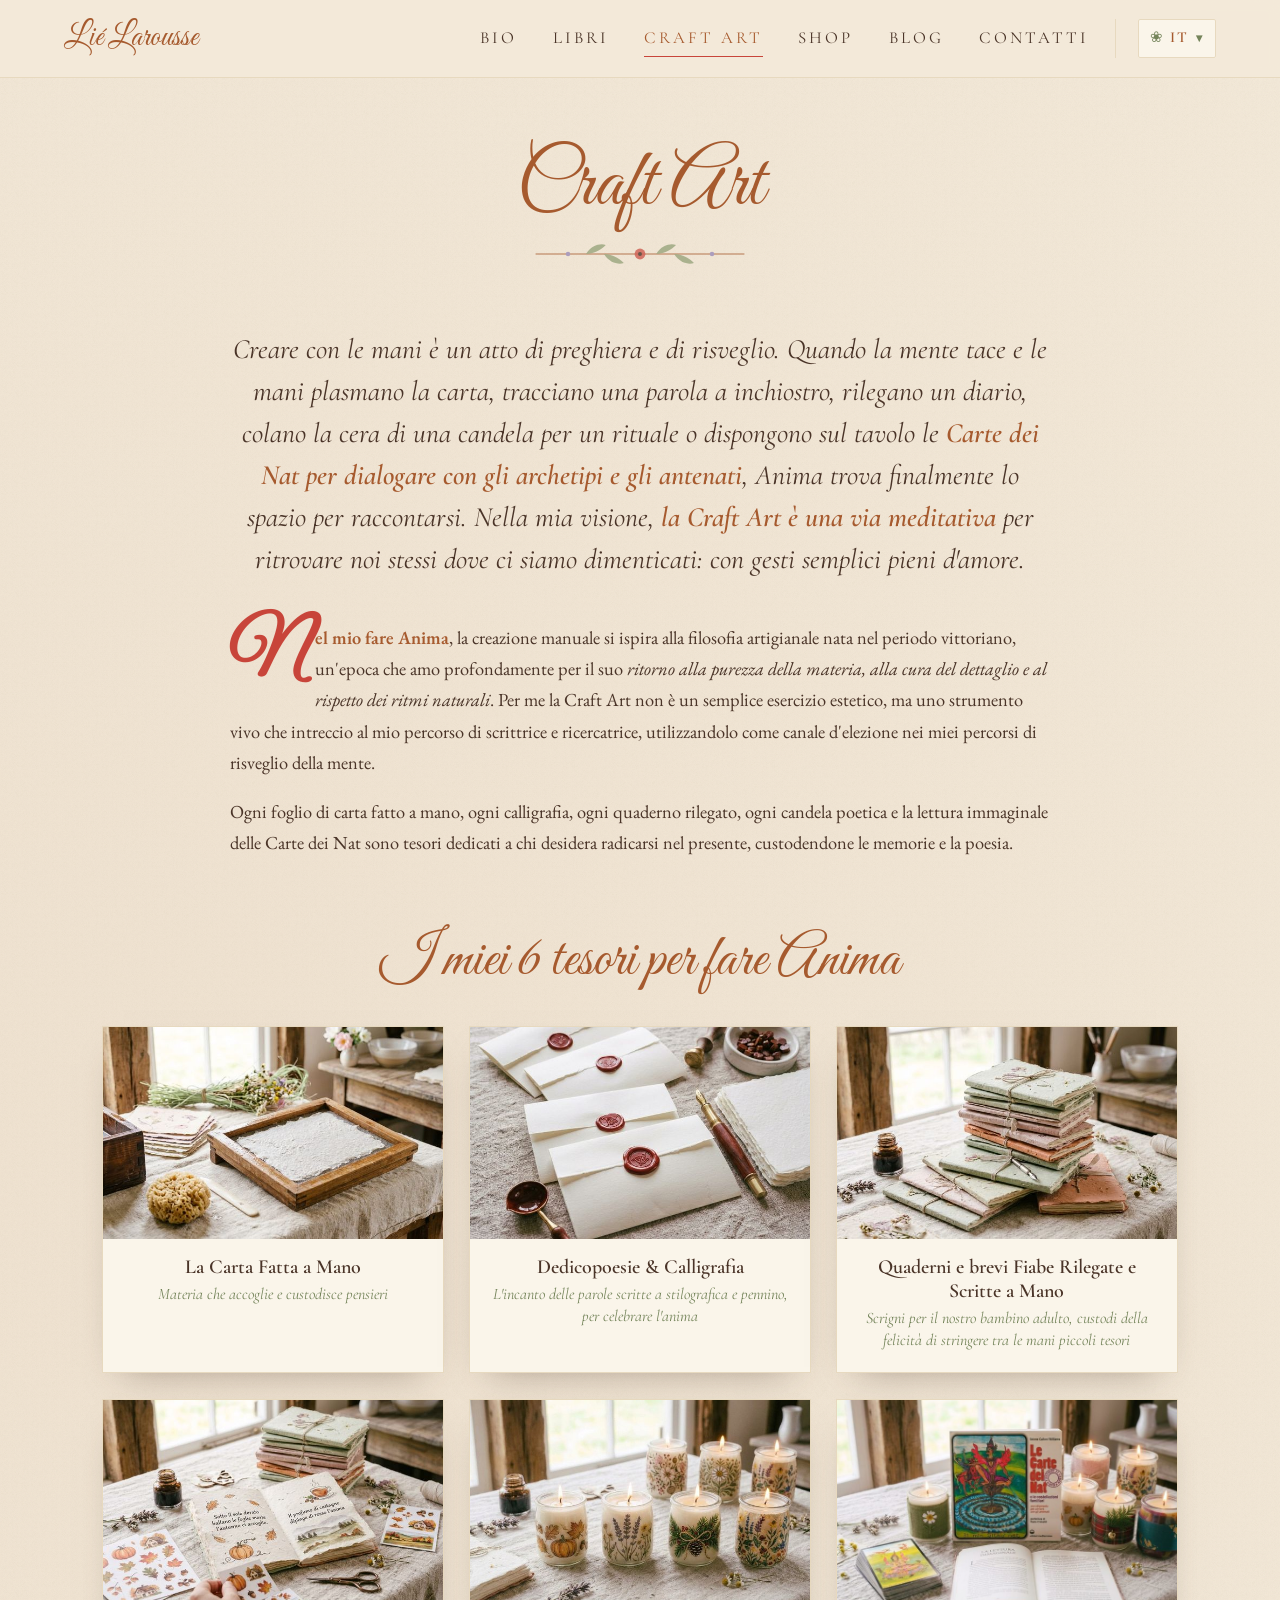
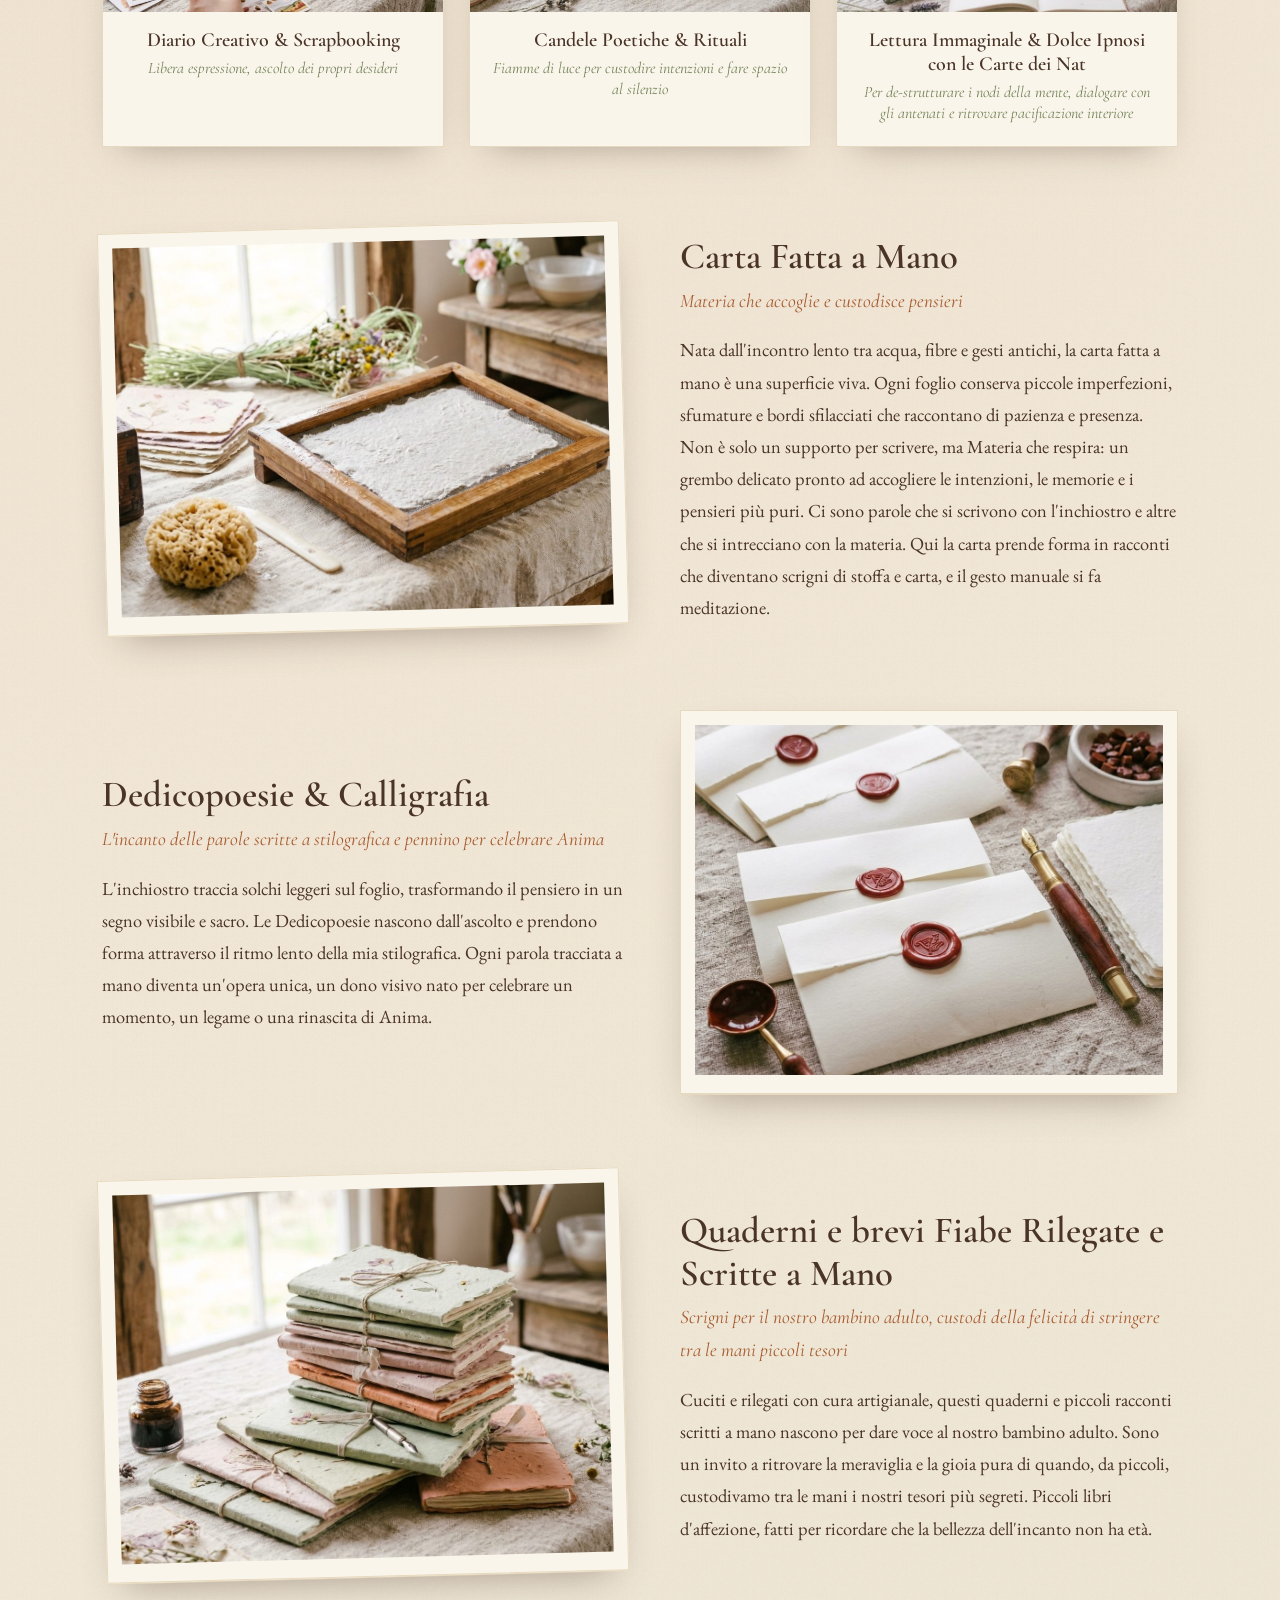
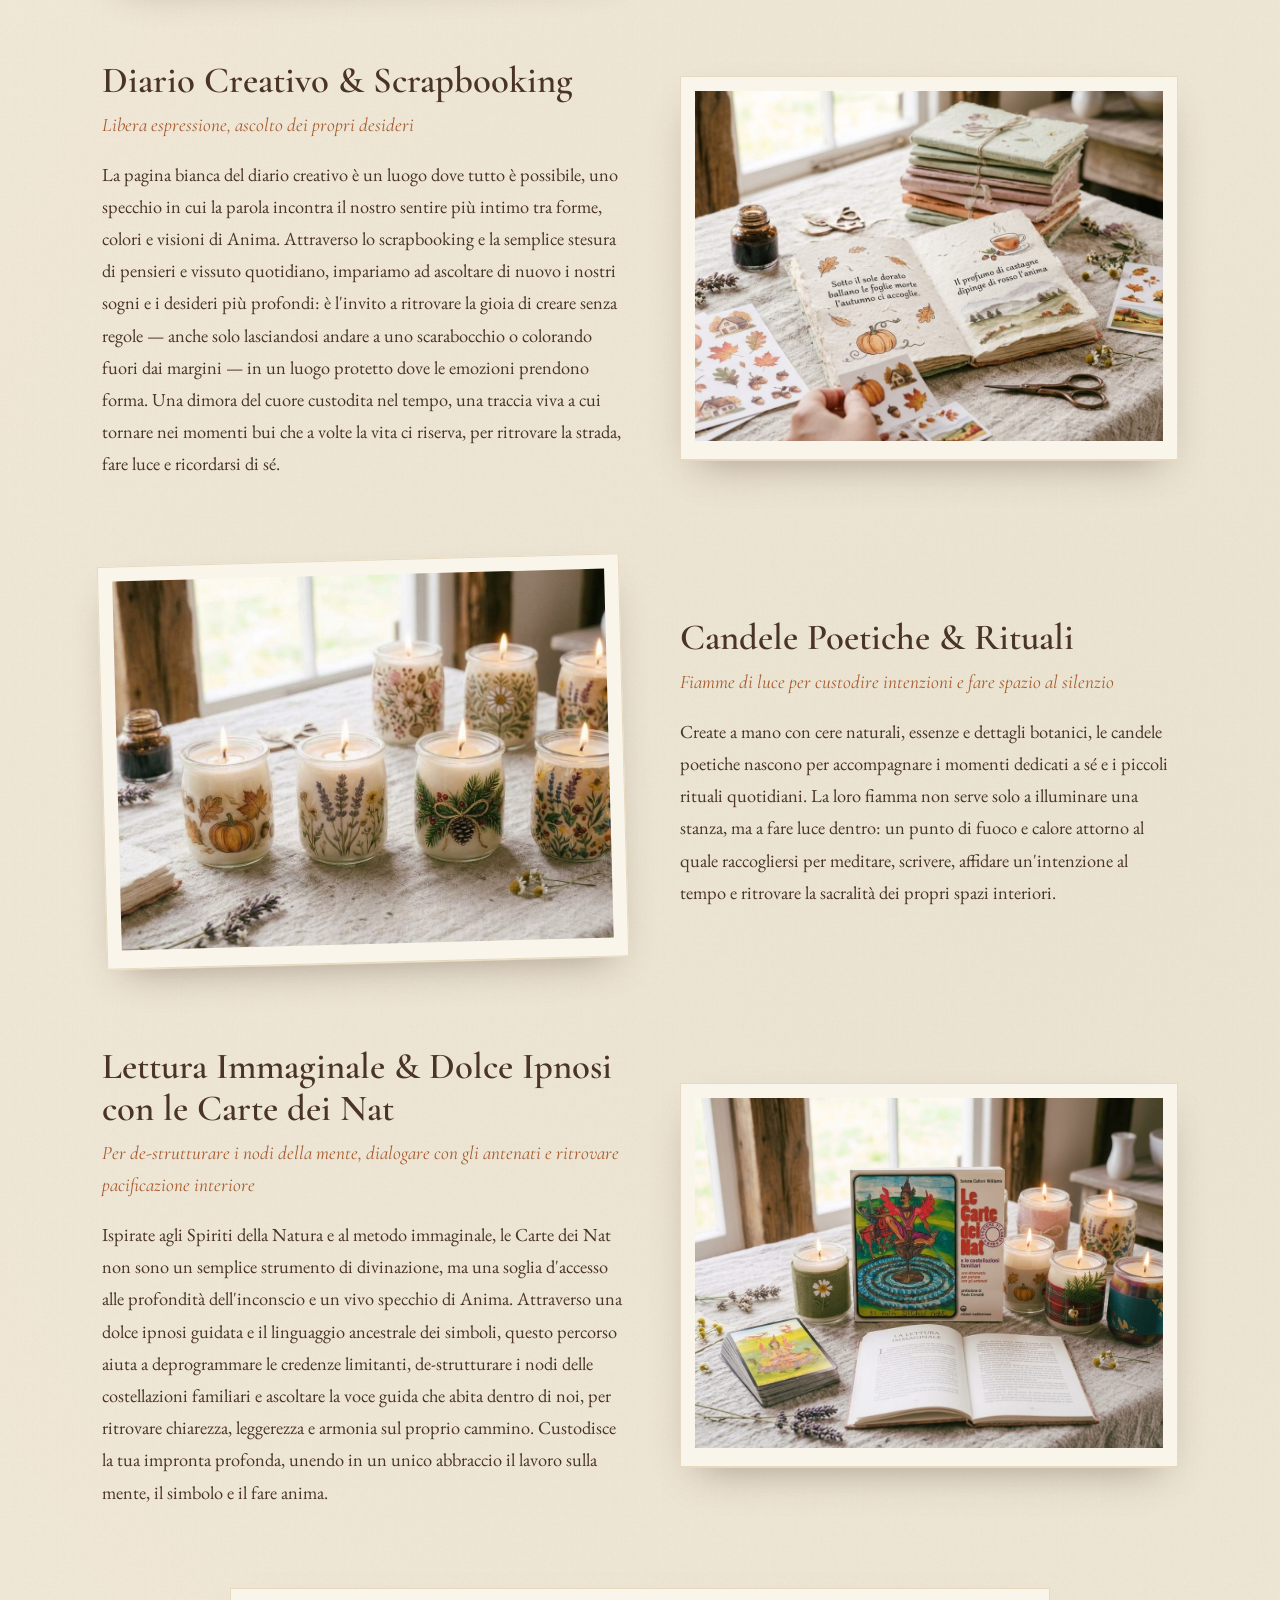
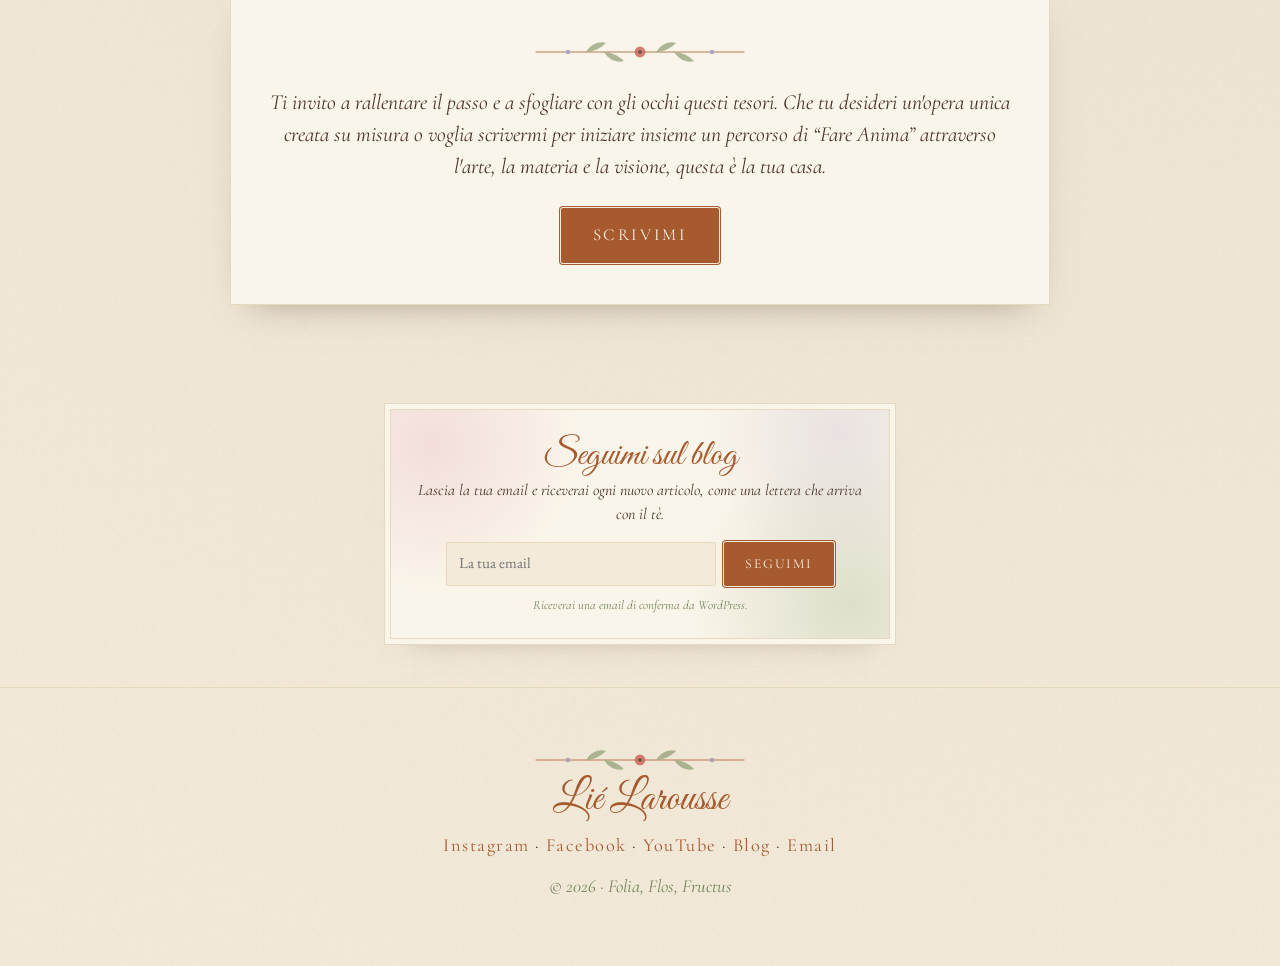
<file: arte.html>
<!DOCTYPE html>
<html lang="it">
<head>
<meta charset="UTF-8">
<meta name="viewport" content="width=device-width, initial-scale=1">
<title>Craft Art · Lié Larousse</title>
<!-- seo -->
<meta name="description" content="Craft Art di Lié Larousse: carta fatta a mano, dedicopoesie e calligrafia, quaderni rilegati, diario creativo, candele poetiche e lettura immaginale con le Carte dei Nat.">
<link rel="canonical" href="https://lielarousse.it/arte.html">
<link rel="alternate" hreflang="it" href="https://lielarousse.it/arte.html">
<link rel="alternate" hreflang="en" href="https://lielarousse.it/en/arte.html">
<link rel="alternate" hreflang="fr" href="https://lielarousse.it/fr/arte.html">
<link rel="alternate" hreflang="x-default" href="https://lielarousse.it/arte.html">
<meta property="og:type" content="website">
<meta property="og:site_name" content="Lié Larousse">
<meta property="og:title" content="Craft Art · Lié Larousse">
<meta property="og:description" content="Craft Art di Lié Larousse: carta fatta a mano, dedicopoesie e calligrafia, quaderni rilegati, diario creativo, candele poetiche e lettura immaginale con le Carte dei Nat.">
<meta property="og:url" content="https://lielarousse.it/arte.html">
<meta property="og:image" content="https://lielarousse.it/img/condivisione.jpg">
<meta property="og:image:width" content="1200">
<meta property="og:image:height" content="630">
<meta property="og:image:alt" content="Lié Larousse">
<meta property="og:locale" content="it_IT">
<meta name="twitter:card" content="summary_large_image">
<meta name="twitter:title" content="Craft Art · Lié Larousse">
<meta name="twitter:description" content="Craft Art di Lié Larousse: carta fatta a mano, dedicopoesie e calligrafia, quaderni rilegati, diario creativo, candele poetiche e lettura immaginale con le Carte dei Nat.">
<meta name="twitter:image" content="https://lielarousse.it/img/condivisione.jpg">
<!-- /seo -->
<link rel="preconnect" href="https://fonts.googleapis.com">
<link rel="preconnect" href="https://fonts.gstatic.com" crossorigin>
<link href="https://fonts.googleapis.com/css2?family=Cormorant+Garamond:ital,wght@0,400;0,500;0,600;1,400&family=EB+Garamond:ital,wght@0,400;0,500;1,400&family=Great+Vibes&display=swap" rel="stylesheet">
<link rel="stylesheet" href="style.css?v=20261025a">
<link rel="icon" href="favicon.ico" sizes="any">
<link rel="icon" type="image/png" sizes="48x48" href="img/favicon-48.png?v=2">
<link rel="icon" type="image/png" sizes="96x96" href="img/favicon-96.png?v=2">
<link rel="icon" type="image/png" sizes="144x144" href="img/favicon-144.png?v=2">
<link rel="icon" type="image/png" sizes="192x192" href="img/icona-192.png?v=2">
<link rel="apple-touch-icon" href="img/apple-touch-icon.png?v=2">
</head>
<body>

<svg width="0" height="0" style="position:absolute" aria-hidden="true">
  <defs>
    <symbol id="rametto" viewBox="0 0 240 40">
      <path d="M4 20 C60 20 180 20 236 20" stroke="currentColor" stroke-width="1.2" fill="none"/>
      <g fill="#8A9A6E" opacity=".85">
        <path d="M60 20 c6-10 16-12 22-10 c-6 6-14 10-22 10z"/>
        <path d="M80 20 c6 10 16 12 22 10 c-6-6-14-10-22-10z"/>
        <path d="M138 20 c6-10 16-12 22-10 c-6 6-14 10-22 10z"/>
        <path d="M158 20 c6 10 16 12 22 10 c-6-6-14-10-22-10z"/>
      </g>
      <circle cx="120" cy="20" r="6" fill="#C8453A" opacity=".85"/>
      <circle cx="120" cy="20" r="2.2" fill="#4A3428"/>
      <circle cx="40" cy="20" r="2.5" fill="#9C8DB8"/>
      <circle cx="200" cy="20" r="2.5" fill="#9C8DB8"/>
    </symbol>
  </defs>
</svg>

<header class="nav">
  <a href="index.html" class="nav-logo">Lié Larousse</a>
  <button class="nav-toggle" aria-label="Apri il menu" aria-expanded="false">☰</button>
  <nav class="nav-links">
    <a href="index.html">Bio</a>
    <a href="libri.html">Libri</a>
    <a href="arte.html" class="attivo" aria-current="page">Craft Art</a>
    <a href="https://www.etsy.com/it/people/pzcn2gzs" class="nav-shop" target="_blank" rel="noopener">Shop</a>
    <a href="blog.html">Blog</a>
    <a href="contatti.html">Contatti</a>
  </nav>
  <details class="lingue"><summary aria-label="Lingua"><span class="lingue-globo" aria-hidden="true">❀</span>IT<span class="lingue-freccia" aria-hidden="true">▾</span></summary><ul><li><a href="arte.html" hreflang="it" lang="it" class="attivo" aria-current="true"><b>IT</b> Italiano</a></li><li><a href="en/arte.html" hreflang="en" lang="en"><b>EN</b> English</a></li><li><a href="fr/arte.html" hreflang="fr" lang="fr"><b>FR</b> Français</a></li></ul></details>
</header>

<main>
<section class="section">
  <div class="section-head">
    <h1 class="script">Craft Art</h1>
    <svg class="rametto"><use href="#rametto"/></svg>
  </div>

  <div class="arte-intro">
    <blockquote class="arte-citazione">
      Creare con le mani è un atto di preghiera e di risveglio. Quando la mente tace e le mani plasmano la carta, tracciano una parola a inchiostro, rilegano un diario, colano la cera di una candela per un rituale o dispongono sul tavolo le <strong>Carte dei Nat per dialogare con gli archetipi e gli antenati</strong>, Anima trova finalmente lo spazio per raccontarsi. Nella mia visione, <strong>la Craft Art è una via meditativa</strong> per ritrovare noi stessi dove ci siamo dimenticati: con gesti semplici pieni d'amore.
    </blockquote>
    <p class="dropcap"><strong>Nel mio fare Anima</strong>, la creazione manuale si ispira alla filosofia artigianale nata nel periodo vittoriano, un'epoca che amo profondamente per il suo <em>ritorno alla purezza della materia, alla cura del dettaglio e al rispetto dei ritmi naturali</em>. Per me la Craft Art non è un semplice esercizio estetico, ma uno strumento vivo che intreccio al mio percorso di scrittrice e ricercatrice, utilizzandolo come canale d'elezione nei miei percorsi di risveglio della mente.</p>
    <p>Ogni foglio di carta fatto a mano, ogni calligrafia, ogni quaderno rilegato, ogni candela poetica e la lettura immaginale delle Carte dei Nat sono tesori dedicati a chi desidera radicarsi nel presente, custodendone le memorie e la poesia.</p>
  </div>

  <h2 class="tesori-titolo script">I miei 6 tesori per fare Anima</h2>
  <div class="tesori">
      <a class="tesoro paper-card" href="#carta">
        <img src="img/arte/mini/carta.jpg" alt="Fogli di carta fatta a mano su un telaio di legno, con fiori secchi" loading="lazy">
        <span class="tesoro-testo"><strong>La Carta Fatta a Mano</strong><em>Materia che accoglie e custodisce pensieri</em></span>
      </a>
      <a class="tesoro paper-card" href="#calligrafia">
        <img src="img/arte/mini/calligrafia.jpg" alt="Buste di carta fatta a mano chiuse con sigilli di ceralacca, accanto a una stilografica" loading="lazy">
        <span class="tesoro-testo"><strong>Dedicopoesie & Calligrafia</strong><em>L'incanto delle parole scritte a stilografica e pennino, per celebrare l'anima</em></span>
      </a>
      <a class="tesoro paper-card" href="#quaderni">
        <img src="img/arte/mini/quaderni.jpg" alt="Quaderni rilegati a mano in carta colorata, legati con lo spago" loading="lazy">
        <span class="tesoro-testo"><strong>Quaderni e brevi Fiabe Rilegate e Scritte a Mano</strong><em>Scrigni per il nostro bambino adulto, custodi della felicità di stringere tra le mani piccoli tesori</em></span>
      </a>
      <a class="tesoro paper-card" href="#diario">
        <img src="img/arte/mini/diario.jpg" alt="Diario creativo aperto con versi d'autunno e adesivi ad acquerello" loading="lazy">
        <span class="tesoro-testo"><strong>Diario Creativo & Scrapbooking</strong><em>Libera espressione, ascolto dei propri desideri</em></span>
      </a>
      <a class="tesoro paper-card" href="#candele">
        <img src="img/arte/mini/candele.jpg?v=2" alt="Candele in vasetti di vetro decorati con illustrazioni botaniche e stagionali" loading="lazy">
        <span class="tesoro-testo"><strong>Candele Poetiche & Rituali</strong><em>Fiamme di luce per custodire intenzioni e fare spazio al silenzio</em></span>
      </a>
      <a class="tesoro paper-card" href="#carte-dei-nat">
        <img src="img/arte/mini/carte-dei-nat.jpg" alt="Il libro e il mazzo delle Carte dei Nat tra candele e fiori secchi" loading="lazy">
        <span class="tesoro-testo"><strong>Lettura Immaginale &amp; Dolce Ipnosi con le Carte dei Nat</strong><em>Per de-strutturare i nodi della mente, dialogare con gli antenati e ritrovare pacificazione interiore</em></span>
      </a>
  </div>

  <div class="arte-voci">
    <article class="arte-voce" id="carta">
      <figure class="arte-foto paper-frame tilt-l"><img src="img/arte/carta.jpg" alt="Fogli di carta fatta a mano su un telaio di legno, con fiori secchi" loading="lazy"></figure>
      <div class="arte-testo">
        <h2>Carta Fatta a Mano</h2>
        <p class="arte-sotto">Materia che accoglie e custodisce pensieri</p>
        <p>Nata dall'incontro lento tra acqua, fibre e gesti antichi, la carta fatta a mano è una superficie viva. Ogni foglio conserva piccole imperfezioni, sfumature e bordi sfilacciati che raccontano di pazienza e presenza. Non è solo un supporto per scrivere, ma Materia che respira: un grembo delicato pronto ad accogliere le intenzioni, le memorie e i pensieri più puri. Ci sono parole che si scrivono con l'inchiostro e altre che si intrecciano con la materia. Qui la carta prende forma in racconti che diventano scrigni di stoffa e carta, e il gesto manuale si fa meditazione.</p>
      </div>
    </article>
    <article class="arte-voce arte-voce-rev" id="calligrafia">
      <figure class="arte-foto paper-frame"><img src="img/arte/calligrafia.jpg" alt="Buste di carta fatta a mano chiuse con sigilli di ceralacca, accanto a una stilografica" loading="lazy"></figure>
      <div class="arte-testo">
        <h2>Dedicopoesie & Calligrafia</h2>
        <p class="arte-sotto">L'incanto delle parole scritte a stilografica e pennino per celebrare Anima</p>
        <p>L'inchiostro traccia solchi leggeri sul foglio, trasformando il pensiero in un segno visibile e sacro. Le Dedicopoesie nascono dall'ascolto e prendono forma attraverso il ritmo lento della mia stilografica. Ogni parola tracciata a mano diventa un'opera unica, un dono visivo nato per celebrare un momento, un legame o una rinascita di Anima.</p>
      </div>
    </article>
    <article class="arte-voce" id="quaderni">
      <figure class="arte-foto paper-frame tilt-l"><img src="img/arte/quaderni.jpg" alt="Quaderni rilegati a mano in carta colorata, legati con lo spago" loading="lazy"></figure>
      <div class="arte-testo">
        <h2>Quaderni e brevi Fiabe Rilegate e Scritte a Mano</h2>
        <p class="arte-sotto">Scrigni per il nostro bambino adulto, custodi della felicità di stringere tra le mani piccoli tesori</p>
        <p>Cuciti e rilegati con cura artigianale, questi quaderni e piccoli racconti scritti a mano nascono per dare voce al nostro bambino adulto. Sono un invito a ritrovare la meraviglia e la gioia pura di quando, da piccoli, custodivamo tra le mani i nostri tesori più segreti. Piccoli libri d'affezione, fatti per ricordare che la bellezza dell'incanto non ha età.</p>
      </div>
    </article>
    <article class="arte-voce arte-voce-rev" id="diario">
      <figure class="arte-foto paper-frame"><img src="img/arte/diario.jpg" alt="Diario creativo aperto con versi d'autunno e adesivi ad acquerello" loading="lazy"></figure>
      <div class="arte-testo">
        <h2>Diario Creativo & Scrapbooking</h2>
        <p class="arte-sotto">Libera espressione, ascolto dei propri desideri</p>
        <p>La pagina bianca del diario creativo è un luogo dove tutto è possibile, uno specchio in cui la parola incontra il nostro sentire più intimo tra forme, colori e visioni di Anima. Attraverso lo scrapbooking e la semplice stesura di pensieri e vissuto quotidiano, impariamo ad ascoltare di nuovo i nostri sogni e i desideri più profondi: è l'invito a ritrovare la gioia di creare senza regole — anche solo lasciandosi andare a uno scarabocchio o colorando fuori dai margini — in un luogo protetto dove le emozioni prendono forma. Una dimora del cuore custodita nel tempo, una traccia viva a cui tornare nei momenti bui che a volte la vita ci riserva, per ritrovare la strada, fare luce e ricordarsi di sé.</p>
      </div>
    </article>
    <article class="arte-voce" id="candele">
      <figure class="arte-foto paper-frame tilt-l"><img src="img/arte/candele.jpg?v=2" alt="Candele in vasetti di vetro decorati con illustrazioni botaniche e stagionali" loading="lazy"></figure>
      <div class="arte-testo">
        <h2>Candele Poetiche & Rituali</h2>
        <p class="arte-sotto">Fiamme di luce per custodire intenzioni e fare spazio al silenzio</p>
        <p>Create a mano con cere naturali, essenze e dettagli botanici, le candele poetiche nascono per accompagnare i momenti dedicati a sé e i piccoli rituali quotidiani. La loro fiamma non serve solo a illuminare una stanza, ma a fare luce dentro: un punto di fuoco e calore attorno al quale raccogliersi per meditare, scrivere, affidare un'intenzione al tempo e ritrovare la sacralità dei propri spazi interiori.</p>
      </div>
    </article>
    <article class="arte-voce arte-voce-rev" id="carte-dei-nat">
      <figure class="arte-foto paper-frame"><img src="img/arte/carte-dei-nat.jpg" alt="Il libro e il mazzo delle Carte dei Nat tra candele e fiori secchi" loading="lazy"></figure>
      <div class="arte-testo">
        <h2>Lettura Immaginale &amp; Dolce Ipnosi con le Carte dei Nat</h2>
        <p class="arte-sotto">Per de-strutturare i nodi della mente, dialogare con gli antenati e ritrovare pacificazione interiore</p>
        <p>Ispirate agli Spiriti della Natura e al metodo immaginale, le Carte dei Nat non sono un semplice strumento di divinazione, ma una soglia d'accesso alle profondità dell'inconscio e un vivo specchio di Anima. Attraverso una dolce ipnosi guidata e il linguaggio ancestrale dei simboli, questo percorso aiuta a deprogrammare le credenze limitanti, de-strutturare i nodi delle costellazioni familiari e ascoltare la voce guida che abita dentro di noi, per ritrovare chiarezza, leggerezza e armonia sul proprio cammino. Custodisce la tua impronta profonda, unendo in un unico abbraccio il lavoro sulla mente, il simbolo e il fare anima.</p>
      </div>
    </article>
  </div>

  <div class="arte-invito paper-card">
    <svg class="rametto"><use href="#rametto"/></svg>
    <p>Ti invito a rallentare il passo e a sfogliare con gli occhi questi tesori. Che tu desideri un'opera unica creata su misura o voglia scrivermi per iniziare insieme un percorso di “Fare Anima” attraverso l'arte, la materia e la visione, questa è la tua casa.</p>
    <a href="contatti.html" class="btn">Scrivimi</a>
  </div>
</section>
</main>

<section class="seguimi">
  <div class="seguimi-card">
    <h2 class="script">Seguimi sul blog</h2>
    <p class="seguimi-sub">Lascia la tua email e riceverai ogni nuovo articolo, come una lettera che arriva con il tè.</p>
    <form class="seguimi-form" action="https://subscribe.wordpress.com" method="post" accept-charset="utf-8" target="_blank">
      <label class="sr-only" for="seguimi-email">La tua email</label>
      <input id="seguimi-email" type="email" name="email" placeholder="La tua email" required>
      <input type="hidden" name="action" value="subscribe">
      <input type="hidden" name="blog_id" value="41591328">
      <input type="hidden" name="source" value="https://libroarbitrio.wordpress.com/">
      <input type="hidden" name="sub-type" value="widget">
      <input type="hidden" name="redirect_fragment" value="blog_subscription">
      <button type="submit" class="btn">Seguimi</button>
    </form>
    <p class="seguimi-nota">Riceverai una email di conferma da WordPress.</p>
  </div>
</section>

<footer class="footer">
  <svg class="rametto"><use href="#rametto"/></svg>
  <p class="script">Lié Larousse</p>
  <p class="footer-social">
    <a href="https://www.instagram.com/lielarousse/" target="_blank" rel="noopener">Instagram</a> · <a href="https://www.facebook.com/lie.larousse/" target="_blank" rel="noopener">Facebook</a> · <a href="https://www.youtube.com/@Libroarbitrio" target="_blank" rel="noopener">YouTube</a> · <a href="https://libroarbitrio.wordpress.com/" target="_blank" rel="noopener">Blog</a> · <a href="mailto:lielarousse@yahoo.it">Email</a>
  </p>
  <p class="small">© 2026 · Folia, Flos, Fructus</p>
</footer>

<script>
  (function () {
    if (!('IntersectionObserver' in window) || matchMedia('(prefers-reduced-motion: reduce)').matches) return;
    const sel = '.section-head, .bio-photo, .bio-text > *, .libro, .youtube, .video-box, .contatti-text > *, .form, .seguimi-card, .tesoro, .arte-voce, .arte-intro > *, .arte-invito';
    const els = document.querySelectorAll(sel);
    document.documentElement.classList.add('anima');
    const io = new IntersectionObserver(voci => {
      voci.forEach(v => { if (v.isIntersecting) { v.target.classList.add('visto'); io.unobserve(v.target); } });
    }, { threshold: 0.12, rootMargin: '0px 0px -40px 0px' });
    els.forEach((el, i) => {
      const fratelli = [...el.parentElement.children].filter(c => c.matches(sel));
      el.style.setProperty('--ritardo-in', (fratelli.indexOf(el) % 3) * 0.12 + 's');
      io.observe(el);
    });
  })();
  const lg = document.querySelector('.lingue');
  if (lg) document.addEventListener('click', e => { if (!lg.contains(e.target)) lg.removeAttribute('open'); });
  const t = document.querySelector('.nav-toggle'), l = document.querySelector('.nav-links');
  t.addEventListener('click', () => { const o = l.classList.toggle('open'); t.setAttribute('aria-expanded', o); });
  l.querySelectorAll('a').forEach(a => a.addEventListener('click', () => { l.classList.remove('open'); t.setAttribute('aria-expanded', false); }));
  const f = document.getElementById('modulo');
  if (f) f.addEventListener('submit', e => {
    e.preventDefault();
    const d = new FormData(f);
    const corpo = d.get('messaggio') + '\n\n' + d.get('nome') + ' · ' + d.get('email');
    location.href = 'mailto:lielarousse@yahoo.it?subject=' + encodeURIComponent('Messaggio dal sito, da ' + d.get('nome')) + '&body=' + encodeURIComponent(corpo);
  });
</script>
</body>
</html>
</file>
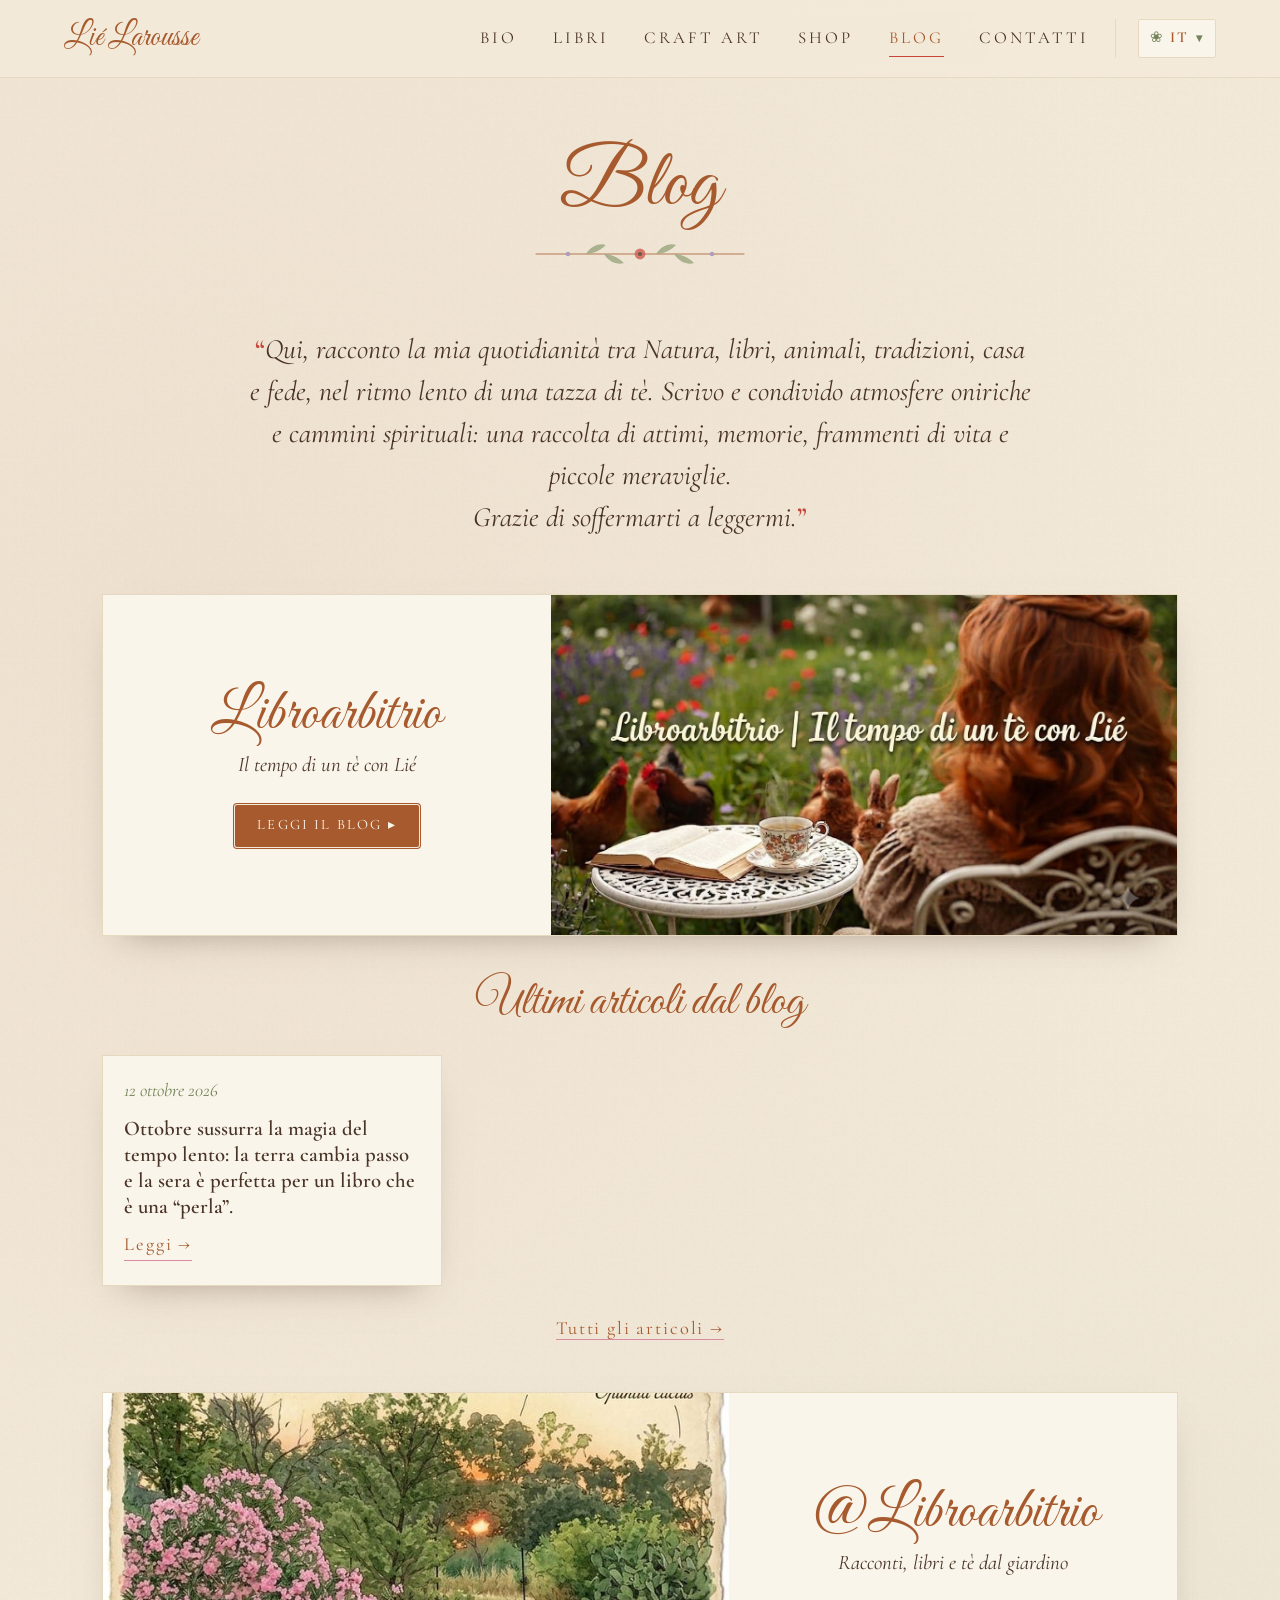
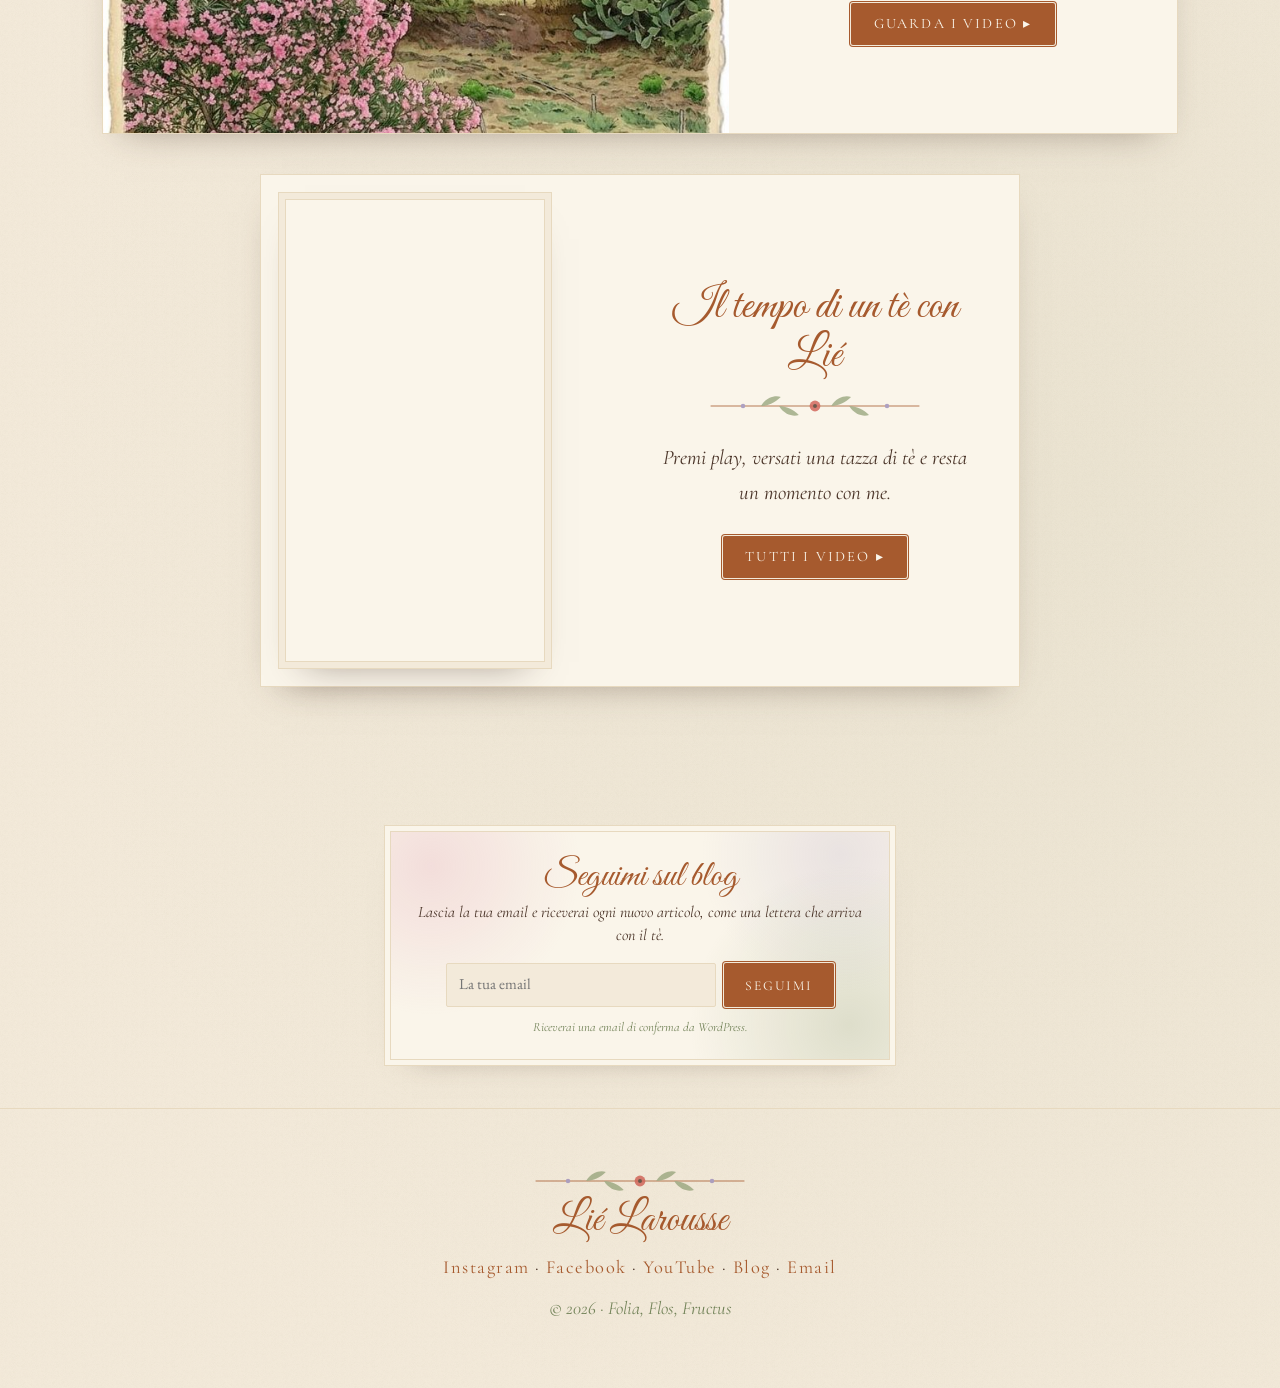
<file: blog.html>
<!DOCTYPE html>
<html lang="it">
<head>
<meta charset="UTF-8">
<meta name="viewport" content="width=device-width, initial-scale=1">
<title>Blog · Lié Larousse</title>
<!-- seo -->
<meta name="description" content="Libroarbitrio – Il tempo di un tè con Lié: il blog e il canale YouTube di Lié Larousse, tra libri, natura e tempo lento.">
<link rel="canonical" href="https://lielarousse.it/blog.html">
<link rel="alternate" hreflang="it" href="https://lielarousse.it/blog.html">
<link rel="alternate" hreflang="en" href="https://lielarousse.it/en/blog.html">
<link rel="alternate" hreflang="fr" href="https://lielarousse.it/fr/blog.html">
<link rel="alternate" hreflang="x-default" href="https://lielarousse.it/blog.html">
<meta property="og:type" content="website">
<meta property="og:site_name" content="Lié Larousse">
<meta property="og:title" content="Blog · Lié Larousse">
<meta property="og:description" content="Libroarbitrio – Il tempo di un tè con Lié: il blog e il canale YouTube di Lié Larousse, tra libri, natura e tempo lento.">
<meta property="og:url" content="https://lielarousse.it/blog.html">
<meta property="og:image" content="https://lielarousse.it/img/condivisione.jpg">
<meta property="og:image:width" content="1200">
<meta property="og:image:height" content="630">
<meta property="og:image:alt" content="Lié Larousse">
<meta property="og:locale" content="it_IT">
<meta name="twitter:card" content="summary_large_image">
<meta name="twitter:title" content="Blog · Lié Larousse">
<meta name="twitter:description" content="Libroarbitrio – Il tempo di un tè con Lié: il blog e il canale YouTube di Lié Larousse, tra libri, natura e tempo lento.">
<meta name="twitter:image" content="https://lielarousse.it/img/condivisione.jpg">
<!-- /seo -->
<link rel="preconnect" href="https://fonts.googleapis.com">
<link rel="preconnect" href="https://fonts.gstatic.com" crossorigin>
<link href="https://fonts.googleapis.com/css2?family=Cormorant+Garamond:ital,wght@0,400;0,500;0,600;1,400&family=EB+Garamond:ital,wght@0,400;0,500;1,400&family=Great+Vibes&display=swap" rel="stylesheet">
<link rel="stylesheet" href="style.css?v=20261025a">
<link rel="icon" href="favicon.ico" sizes="any">
<link rel="icon" type="image/png" sizes="48x48" href="img/favicon-48.png?v=2">
<link rel="icon" type="image/png" sizes="96x96" href="img/favicon-96.png?v=2">
<link rel="icon" type="image/png" sizes="144x144" href="img/favicon-144.png?v=2">
<link rel="icon" type="image/png" sizes="192x192" href="img/icona-192.png?v=2">
<link rel="apple-touch-icon" href="img/apple-touch-icon.png?v=2">
</head>
<body>

<svg width="0" height="0" style="position:absolute" aria-hidden="true">
  <defs>
    <symbol id="rametto" viewBox="0 0 240 40">
      <path d="M4 20 C60 20 180 20 236 20" stroke="currentColor" stroke-width="1.2" fill="none"/>
      <g fill="#8A9A6E" opacity=".85">
        <path d="M60 20 c6-10 16-12 22-10 c-6 6-14 10-22 10z"/>
        <path d="M80 20 c6 10 16 12 22 10 c-6-6-14-10-22-10z"/>
        <path d="M138 20 c6-10 16-12 22-10 c-6 6-14 10-22 10z"/>
        <path d="M158 20 c6 10 16 12 22 10 c-6-6-14-10-22-10z"/>
      </g>
      <circle cx="120" cy="20" r="6" fill="#C8453A" opacity=".85"/>
      <circle cx="120" cy="20" r="2.2" fill="#4A3428"/>
      <circle cx="40" cy="20" r="2.5" fill="#9C8DB8"/>
      <circle cx="200" cy="20" r="2.5" fill="#9C8DB8"/>
    </symbol>
  </defs>
</svg>

<header class="nav">
  <a href="index.html" class="nav-logo">Lié Larousse</a>
  <button class="nav-toggle" aria-label="Apri il menu" aria-expanded="false">☰</button>
  <nav class="nav-links">
    <a href="index.html">Bio</a>
    <a href="libri.html">Libri</a>
    <a href="arte.html">Craft Art</a>
    <a href="https://www.etsy.com/it/people/pzcn2gzs" class="nav-shop" target="_blank" rel="noopener">Shop</a>
    <a href="blog.html" class="attivo" aria-current="page">Blog</a>
    <a href="contatti.html">Contatti</a>
  </nav>
  <details class="lingue"><summary aria-label="Lingua"><span class="lingue-globo" aria-hidden="true">❀</span>IT<span class="lingue-freccia" aria-hidden="true">▾</span></summary><ul><li><a href="blog.html" hreflang="it" lang="it" class="attivo" aria-current="true"><b>IT</b> Italiano</a></li><li><a href="en/blog.html" hreflang="en" lang="en"><b>EN</b> English</a></li><li><a href="fr/blog.html" hreflang="fr" lang="fr"><b>FR</b> Français</a></li></ul></details>
</header>

<main>
<section class="section">
  <div class="section-head">
    <h1 class="script">Blog</h1>
    <svg class="rametto"><use href="#rametto"/></svg>
  </div>

  <div class="arte-intro libri-intro blog-intro">
    <blockquote class="arte-citazione"><span class="virg-rossa">“</span>Qui, racconto la mia quotidianità tra Natura, libri, animali, tradizioni, casa e fede, nel ritmo lento di una tazza di tè. Scrivo e condivido atmosfere oniriche e cammini spirituali: una raccolta di attimi, memorie, frammenti di vita e piccole meraviglie.<br>Grazie di soffermarti a leggermi.<span class="virg-rossa">”</span></blockquote>
  </div>

  <a class="youtube paper-card" href="https://libroarbitrio.wordpress.com/" target="_blank" rel="noopener">
    <img src="img/lie-te-giardino.jpg" alt="" class="yt-thumb">
    <div class="yt-text">
      <h3 class="script">Libroarbitrio</h3>
      <p class="yt-sub">Il tempo di un tè con Lié</p>
      <span class="btn btn-small">Leggi il blog ▸</span>
    </div>
  </a>

  <section class="ultimi" aria-labelledby="ultimi-titolo">
    <h3 id="ultimi-titolo" class="ultimi-titolo script">Ultimi articoli dal blog</h3>
    <div class="articoli articoli-3" id="ultimi-articoli" data-leggi="Leggi →">
      <article class="articolo paper-card">
        <div class="articolo-body">
          <p class="data">12 ottobre 2026</p>
          <h4>Ottobre sussurra la magia del tempo lento: la terra cambia passo e la sera è perfetta per un libro che è una “perla”.</h4>
          <a href="https://libroarbitrio.wordpress.com/2026/10/12/ottobre-sussurra-la-magia-del-tempo-lento-la-terra-cambia-passo-e-la-sera-e-perfetta-per-un-libro-che-e-una-perla/" class="link" target="_blank" rel="noopener">Leggi →</a>
        </div>
      </article>
    </div>
    <p class="ultimi-tutti"><a href="https://libroarbitrio.wordpress.com/" class="link" target="_blank" rel="noopener">Tutti gli articoli →</a></p>
  </section>

  <a class="youtube youtube-rev paper-card" href="https://www.youtube.com/@Libroarbitrio" target="_blank" rel="noopener">
    <img src="img/tavola-botanica.jpg?v=2" alt="" class="yt-thumb">
    <div class="yt-text">
      <h3 class="script">@Libroarbitrio</h3>
      <p class="yt-sub">Racconti, libri e tè dal giardino</p>
      <span class="btn btn-small">Guarda i video ▸</span>
    </div>
  </a>

  <div class="video-box paper-card">
    <div class="video-frame">
      <iframe src="https://www.youtube-nocookie.com/embed/TWXBxxGt_xg?rel=0" title="Video di Lié Larousse su YouTube" loading="lazy" allow="accelerometer; autoplay; clipboard-write; encrypted-media; gyroscope; picture-in-picture; web-share" referrerpolicy="strict-origin-when-cross-origin" allowfullscreen></iframe>
    </div>
    <div class="video-text">
      <h3 class="script">Il tempo di un tè con Lié</h3>
      <svg class="rametto"><use href="#rametto"/></svg>
      <p class="yt-sub">Premi play, versati una tazza di tè e resta un momento con me.</p>
      <a href="https://www.youtube.com/@Libroarbitrio" class="btn btn-small" target="_blank" rel="noopener">Tutti i video ▸</a>
    </div>
  </div>
</section>
</main>

<section class="seguimi">
  <div class="seguimi-card">
    <h2 class="script">Seguimi sul blog</h2>
    <p class="seguimi-sub">Lascia la tua email e riceverai ogni nuovo articolo, come una lettera che arriva con il tè.</p>
    <form class="seguimi-form" action="https://subscribe.wordpress.com" method="post" accept-charset="utf-8" target="_blank">
      <label class="sr-only" for="seguimi-email">La tua email</label>
      <input id="seguimi-email" type="email" name="email" placeholder="La tua email" required>
      <input type="hidden" name="action" value="subscribe">
      <input type="hidden" name="blog_id" value="41591328">
      <input type="hidden" name="source" value="https://libroarbitrio.wordpress.com/">
      <input type="hidden" name="sub-type" value="widget">
      <input type="hidden" name="redirect_fragment" value="blog_subscription">
      <button type="submit" class="btn">Seguimi</button>
    </form>
    <p class="seguimi-nota">Riceverai una email di conferma da WordPress.</p>
  </div>
</section>

<footer class="footer">
  <svg class="rametto"><use href="#rametto"/></svg>
  <p class="script">Lié Larousse</p>
  <p class="footer-social">
    <a href="https://www.instagram.com/lielarousse/" target="_blank" rel="noopener">Instagram</a> · <a href="https://www.facebook.com/lie.larousse/" target="_blank" rel="noopener">Facebook</a> · <a href="https://www.youtube.com/@Libroarbitrio" target="_blank" rel="noopener">YouTube</a> · <a href="https://libroarbitrio.wordpress.com/" target="_blank" rel="noopener">Blog</a> · <a href="mailto:lielarousse@yahoo.it">Email</a>
  </p>
  <p class="small">© 2026 · Folia, Flos, Fructus</p>
</footer>

<script>
  (async function () {
    const box = document.getElementById('ultimi-articoli');
    if (!box) return;
    try {
      const api = 'https://public-api.wordpress.com/rest/v1.1/sites/libroarbitrio.wordpress.com/posts/?number=3&fields=title,URL,date,excerpt,content';
      const dati = await fetch(api).then(r => r.json());
      if (!dati.posts || !dati.posts.length) return;
      const lingua = document.documentElement.lang || 'it';
      const leggi = box.dataset.leggi;
      const pulisci = h => { const d = document.createElement('div'); d.innerHTML = h; return d.textContent.trim(); };
      box.innerHTML = '';
      dati.posts.forEach(p => {
        const img = (p.content.match(/<img[^>]+src="([^"?]+)/) || [])[1];
        let estratto = pulisci(p.excerpt).replace(/\s+/g, ' ');
        if (estratto.length > 150) estratto = estratto.slice(0, 150).replace(/\s\S*$/, '') + '…';
        const data = new Date(p.date).toLocaleDateString(lingua, { day: 'numeric', month: 'long', year: 'numeric' });
        const a = document.createElement('a');
        a.className = 'articolo paper-card'; a.href = p.URL; a.target = '_blank'; a.rel = 'noopener';
        a.innerHTML = (img ? '<img loading="lazy" alt="">' : '') +
          '<div class="articolo-body"><p class="data"></p><h4></h4><p class="estratto"></p><span class="link"></span></div>';
        if (img) a.querySelector('img').src = img + '?w=600';
        a.querySelector('.data').textContent = data;
        a.querySelector('h4').textContent = pulisci(p.title);
        a.querySelector('.estratto').textContent = estratto;
        a.querySelector('.link').textContent = leggi;
        box.appendChild(a);
      });
    } catch (e) { /* resta l'articolo di riserva */ }
  })();
  (function () {
    if (!('IntersectionObserver' in window) || matchMedia('(prefers-reduced-motion: reduce)').matches) return;
    const sel = '.section-head, .bio-photo, .bio-text > *, .libro, .youtube, .video-box, .contatti-text > *, .form, .seguimi-card, .tesoro, .arte-voce, .arte-intro > *, .arte-invito';
    const els = document.querySelectorAll(sel);
    document.documentElement.classList.add('anima');
    const io = new IntersectionObserver(voci => {
      voci.forEach(v => { if (v.isIntersecting) { v.target.classList.add('visto'); io.unobserve(v.target); } });
    }, { threshold: 0.12, rootMargin: '0px 0px -40px 0px' });
    els.forEach((el, i) => {
      const fratelli = [...el.parentElement.children].filter(c => c.matches(sel));
      el.style.setProperty('--ritardo-in', (fratelli.indexOf(el) % 3) * 0.12 + 's');
      io.observe(el);
    });
  })();
  const lg = document.querySelector('.lingue');
  if (lg) document.addEventListener('click', e => { if (!lg.contains(e.target)) lg.removeAttribute('open'); });
  const t = document.querySelector('.nav-toggle'), l = document.querySelector('.nav-links');
  t.addEventListener('click', () => { const o = l.classList.toggle('open'); t.setAttribute('aria-expanded', o); });
  l.querySelectorAll('a').forEach(a => a.addEventListener('click', () => { l.classList.remove('open'); t.setAttribute('aria-expanded', false); }));
</script>
</body>
</html>
</file>
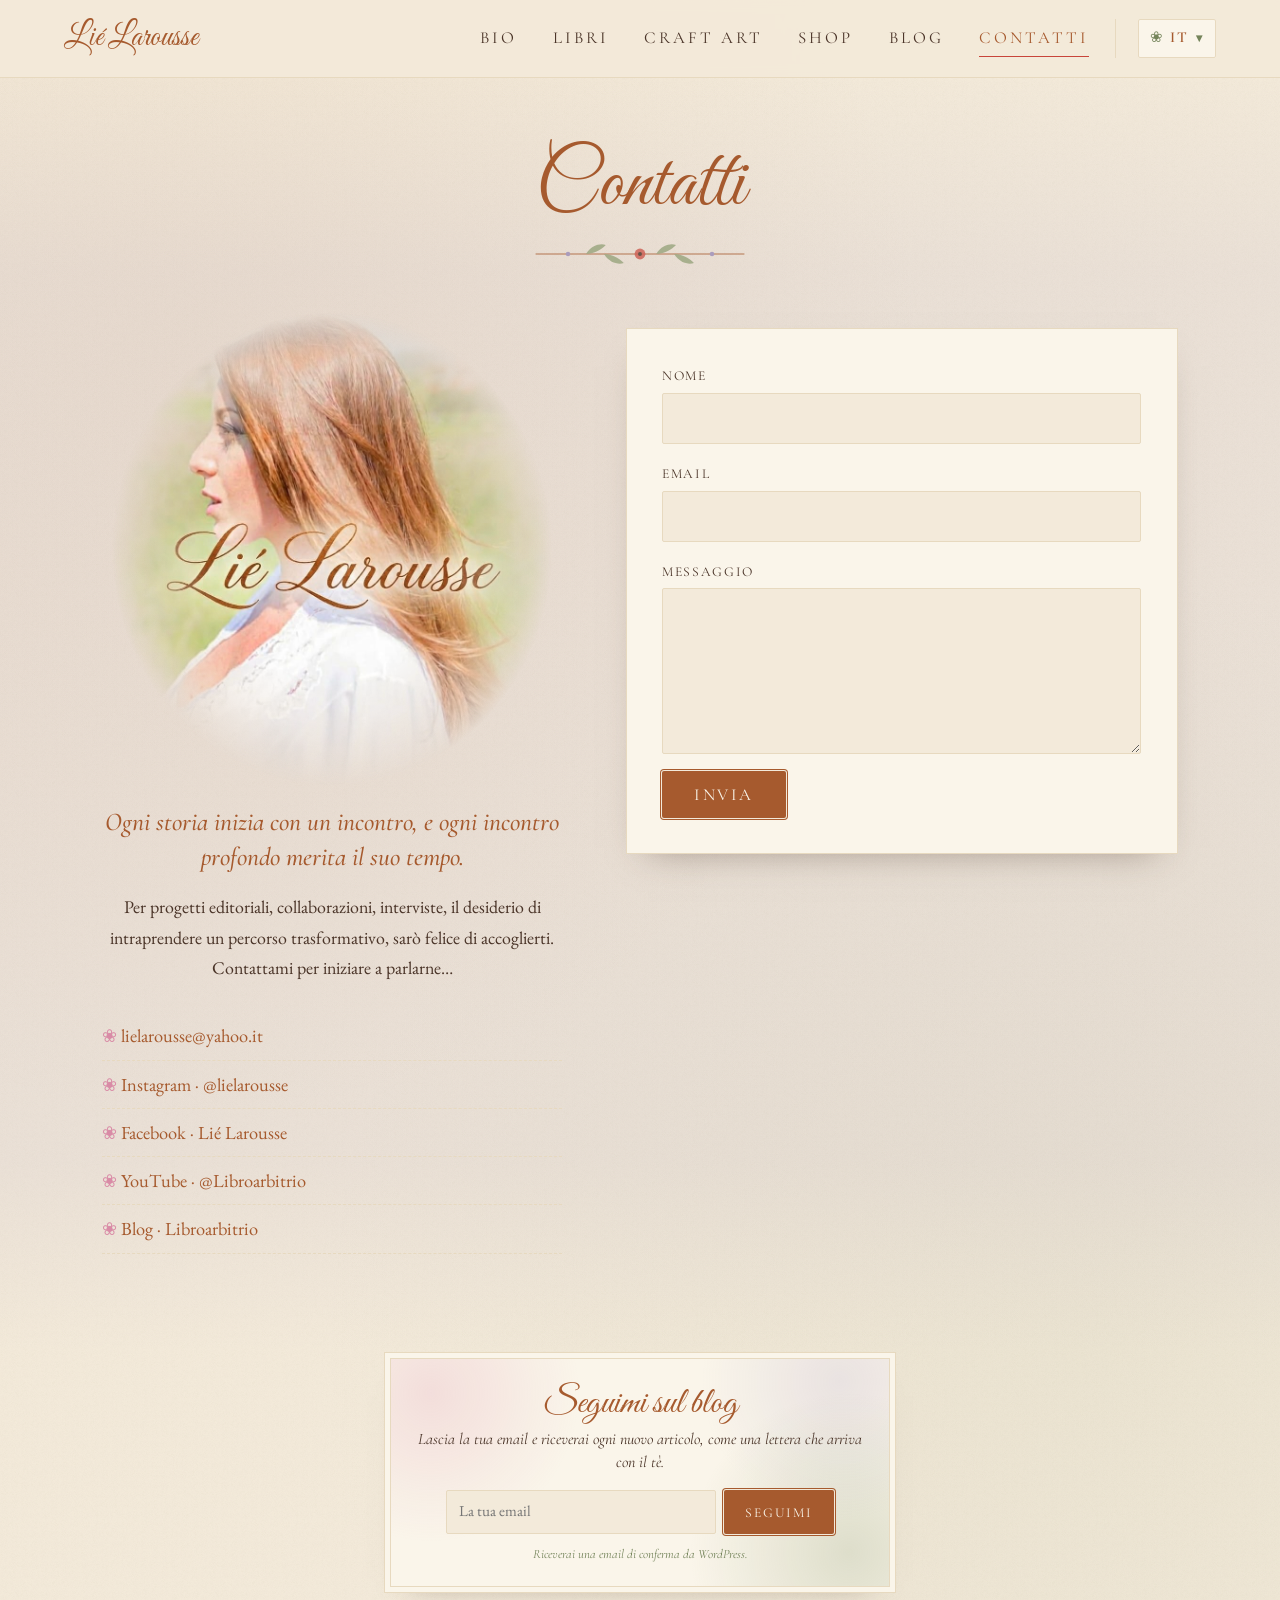
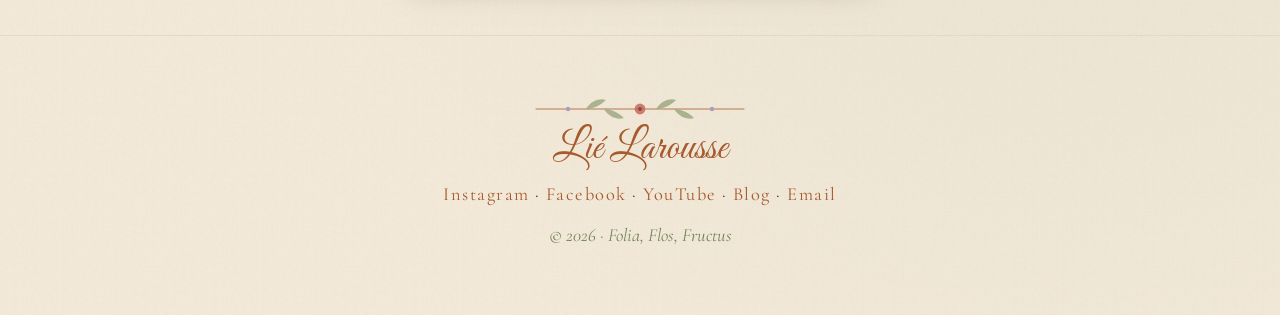
<file: contatti.html>
<!DOCTYPE html>
<html lang="it">
<head>
<meta charset="UTF-8">
<meta name="viewport" content="width=device-width, initial-scale=1">
<title>Contatti · Lié Larousse</title>
<!-- seo -->
<meta name="description" content="Contatta Lié Larousse per presentazioni, interviste e collaborazioni. Email, Instagram, Facebook e YouTube.">
<link rel="canonical" href="https://lielarousse.it/contatti.html">
<link rel="alternate" hreflang="it" href="https://lielarousse.it/contatti.html">
<link rel="alternate" hreflang="en" href="https://lielarousse.it/en/contatti.html">
<link rel="alternate" hreflang="fr" href="https://lielarousse.it/fr/contatti.html">
<link rel="alternate" hreflang="x-default" href="https://lielarousse.it/contatti.html">
<meta property="og:type" content="website">
<meta property="og:site_name" content="Lié Larousse">
<meta property="og:title" content="Contatti · Lié Larousse">
<meta property="og:description" content="Contatta Lié Larousse per presentazioni, interviste e collaborazioni. Email, Instagram, Facebook e YouTube.">
<meta property="og:url" content="https://lielarousse.it/contatti.html">
<meta property="og:image" content="https://lielarousse.it/img/condivisione.jpg">
<meta property="og:image:width" content="1200">
<meta property="og:image:height" content="630">
<meta property="og:image:alt" content="Lié Larousse">
<meta property="og:locale" content="it_IT">
<meta name="twitter:card" content="summary_large_image">
<meta name="twitter:title" content="Contatti · Lié Larousse">
<meta name="twitter:description" content="Contatta Lié Larousse per presentazioni, interviste e collaborazioni. Email, Instagram, Facebook e YouTube.">
<meta name="twitter:image" content="https://lielarousse.it/img/condivisione.jpg">
<!-- /seo -->
<link rel="preconnect" href="https://fonts.googleapis.com">
<link rel="preconnect" href="https://fonts.gstatic.com" crossorigin>
<link href="https://fonts.googleapis.com/css2?family=Cormorant+Garamond:ital,wght@0,400;0,500;0,600;1,400&family=EB+Garamond:ital,wght@0,400;0,500;1,400&family=Great+Vibes&display=swap" rel="stylesheet">
<link rel="stylesheet" href="style.css?v=20261025a">
<link rel="icon" href="favicon.ico" sizes="any">
<link rel="icon" type="image/png" sizes="48x48" href="img/favicon-48.png?v=2">
<link rel="icon" type="image/png" sizes="96x96" href="img/favicon-96.png?v=2">
<link rel="icon" type="image/png" sizes="144x144" href="img/favicon-144.png?v=2">
<link rel="icon" type="image/png" sizes="192x192" href="img/icona-192.png?v=2">
<link rel="apple-touch-icon" href="img/apple-touch-icon.png?v=2">
</head>
<body>

<svg width="0" height="0" style="position:absolute" aria-hidden="true">
  <defs>
    <symbol id="rametto" viewBox="0 0 240 40">
      <path d="M4 20 C60 20 180 20 236 20" stroke="currentColor" stroke-width="1.2" fill="none"/>
      <g fill="#8A9A6E" opacity=".85">
        <path d="M60 20 c6-10 16-12 22-10 c-6 6-14 10-22 10z"/>
        <path d="M80 20 c6 10 16 12 22 10 c-6-6-14-10-22-10z"/>
        <path d="M138 20 c6-10 16-12 22-10 c-6 6-14 10-22 10z"/>
        <path d="M158 20 c6 10 16 12 22 10 c-6-6-14-10-22-10z"/>
      </g>
      <circle cx="120" cy="20" r="6" fill="#C8453A" opacity=".85"/>
      <circle cx="120" cy="20" r="2.2" fill="#4A3428"/>
      <circle cx="40" cy="20" r="2.5" fill="#9C8DB8"/>
      <circle cx="200" cy="20" r="2.5" fill="#9C8DB8"/>
    </symbol>
  </defs>
</svg>

<header class="nav">
  <a href="index.html" class="nav-logo">Lié Larousse</a>
  <button class="nav-toggle" aria-label="Apri il menu" aria-expanded="false">☰</button>
  <nav class="nav-links">
    <a href="index.html">Bio</a>
    <a href="libri.html">Libri</a>
    <a href="arte.html">Craft Art</a>
    <a href="https://www.etsy.com/it/people/pzcn2gzs" class="nav-shop" target="_blank" rel="noopener">Shop</a>
    <a href="blog.html">Blog</a>
    <a href="contatti.html" class="attivo" aria-current="page">Contatti</a>
  </nav>
  <details class="lingue"><summary aria-label="Lingua"><span class="lingue-globo" aria-hidden="true">❀</span>IT<span class="lingue-freccia" aria-hidden="true">▾</span></summary><ul><li><a href="contatti.html" hreflang="it" lang="it" class="attivo" aria-current="true"><b>IT</b> Italiano</a></li><li><a href="en/contatti.html" hreflang="en" lang="en"><b>EN</b> English</a></li><li><a href="fr/contatti.html" hreflang="fr" lang="fr"><b>FR</b> Français</a></li></ul></details>
</header>

<main>
<section class="section section-alt">
  <div class="section-head">
    <h1 class="script">Contatti</h1>
    <svg class="rametto"><use href="#rametto"/></svg>
  </div>
  <div class="contatti">
    <div class="contatti-text">
      <img src="img/lie-ritratto.jpg" alt="Lié Larousse" class="contatti-foto">
      <p class="contatti-incipit">Ogni storia inizia con un incontro, e ogni incontro profondo merita il suo tempo.</p>
      <p class="contatti-invito">Per progetti editoriali, collaborazioni, interviste, il desiderio di intraprendere un percorso trasformativo, sarò felice di accoglierti. Contattami per iniziare a parlarne…</p>
      <ul class="social">
        <li><a href="mailto:lielarousse@yahoo.it">lielarousse@yahoo.it</a></li>
        <li><a href="https://www.instagram.com/lielarousse/" target="_blank" rel="noopener">Instagram · @lielarousse</a></li>
        <li><a href="https://www.facebook.com/lie.larousse/" target="_blank" rel="noopener">Facebook · Lié Larousse</a></li>
        <li><a href="https://www.youtube.com/@Libroarbitrio" target="_blank" rel="noopener">YouTube · @Libroarbitrio</a></li>
        <li><a href="https://libroarbitrio.wordpress.com/" target="_blank" rel="noopener">Blog · Libroarbitrio</a></li>
      </ul>
    </div>
    <form class="form paper-card" id="modulo">
      <label>Nome<input type="text" name="nome" required></label>
      <label>Email<input type="email" name="email" required></label>
      <label>Messaggio<textarea name="messaggio" rows="5" required></textarea></label>
      <button type="submit" class="btn">Invia</button>
    </form>
  </div>
</section>
</main>

<section class="seguimi">
  <div class="seguimi-card">
    <h2 class="script">Seguimi sul blog</h2>
    <p class="seguimi-sub">Lascia la tua email e riceverai ogni nuovo articolo, come una lettera che arriva con il tè.</p>
    <form class="seguimi-form" action="https://subscribe.wordpress.com" method="post" accept-charset="utf-8" target="_blank">
      <label class="sr-only" for="seguimi-email">La tua email</label>
      <input id="seguimi-email" type="email" name="email" placeholder="La tua email" required>
      <input type="hidden" name="action" value="subscribe">
      <input type="hidden" name="blog_id" value="41591328">
      <input type="hidden" name="source" value="https://libroarbitrio.wordpress.com/">
      <input type="hidden" name="sub-type" value="widget">
      <input type="hidden" name="redirect_fragment" value="blog_subscription">
      <button type="submit" class="btn">Seguimi</button>
    </form>
    <p class="seguimi-nota">Riceverai una email di conferma da WordPress.</p>
  </div>
</section>

<footer class="footer">
  <svg class="rametto"><use href="#rametto"/></svg>
  <p class="script">Lié Larousse</p>
  <p class="footer-social">
    <a href="https://www.instagram.com/lielarousse/" target="_blank" rel="noopener">Instagram</a> · <a href="https://www.facebook.com/lie.larousse/" target="_blank" rel="noopener">Facebook</a> · <a href="https://www.youtube.com/@Libroarbitrio" target="_blank" rel="noopener">YouTube</a> · <a href="https://libroarbitrio.wordpress.com/" target="_blank" rel="noopener">Blog</a> · <a href="mailto:lielarousse@yahoo.it">Email</a>
  </p>
  <p class="small">© 2026 · Folia, Flos, Fructus</p>
</footer>

<script>
  (function () {
    if (!('IntersectionObserver' in window) || matchMedia('(prefers-reduced-motion: reduce)').matches) return;
    const sel = '.section-head, .bio-photo, .bio-text > *, .libro, .youtube, .video-box, .contatti-text > *, .form, .seguimi-card, .tesoro, .arte-voce, .arte-intro > *, .arte-invito';
    const els = document.querySelectorAll(sel);
    document.documentElement.classList.add('anima');
    const io = new IntersectionObserver(voci => {
      voci.forEach(v => { if (v.isIntersecting) { v.target.classList.add('visto'); io.unobserve(v.target); } });
    }, { threshold: 0.12, rootMargin: '0px 0px -40px 0px' });
    els.forEach((el, i) => {
      const fratelli = [...el.parentElement.children].filter(c => c.matches(sel));
      el.style.setProperty('--ritardo-in', (fratelli.indexOf(el) % 3) * 0.12 + 's');
      io.observe(el);
    });
  })();
  const lg = document.querySelector('.lingue');
  if (lg) document.addEventListener('click', e => { if (!lg.contains(e.target)) lg.removeAttribute('open'); });
  const t = document.querySelector('.nav-toggle'), l = document.querySelector('.nav-links');
  t.addEventListener('click', () => { const o = l.classList.toggle('open'); t.setAttribute('aria-expanded', o); });
  l.querySelectorAll('a').forEach(a => a.addEventListener('click', () => { l.classList.remove('open'); t.setAttribute('aria-expanded', false); }));
  const f = document.getElementById('modulo');
  if (f) f.addEventListener('submit', e => {
    e.preventDefault();
    const d = new FormData(f);
    const corpo = d.get('messaggio') + '\n\n' + d.get('nome') + ' · ' + d.get('email');
    location.href = 'mailto:lielarousse@yahoo.it?subject=' + encodeURIComponent('Messaggio dal sito, da ' + d.get('nome')) + '&body=' + encodeURIComponent(corpo);
  });
</script>
</body>
</html>
</file>
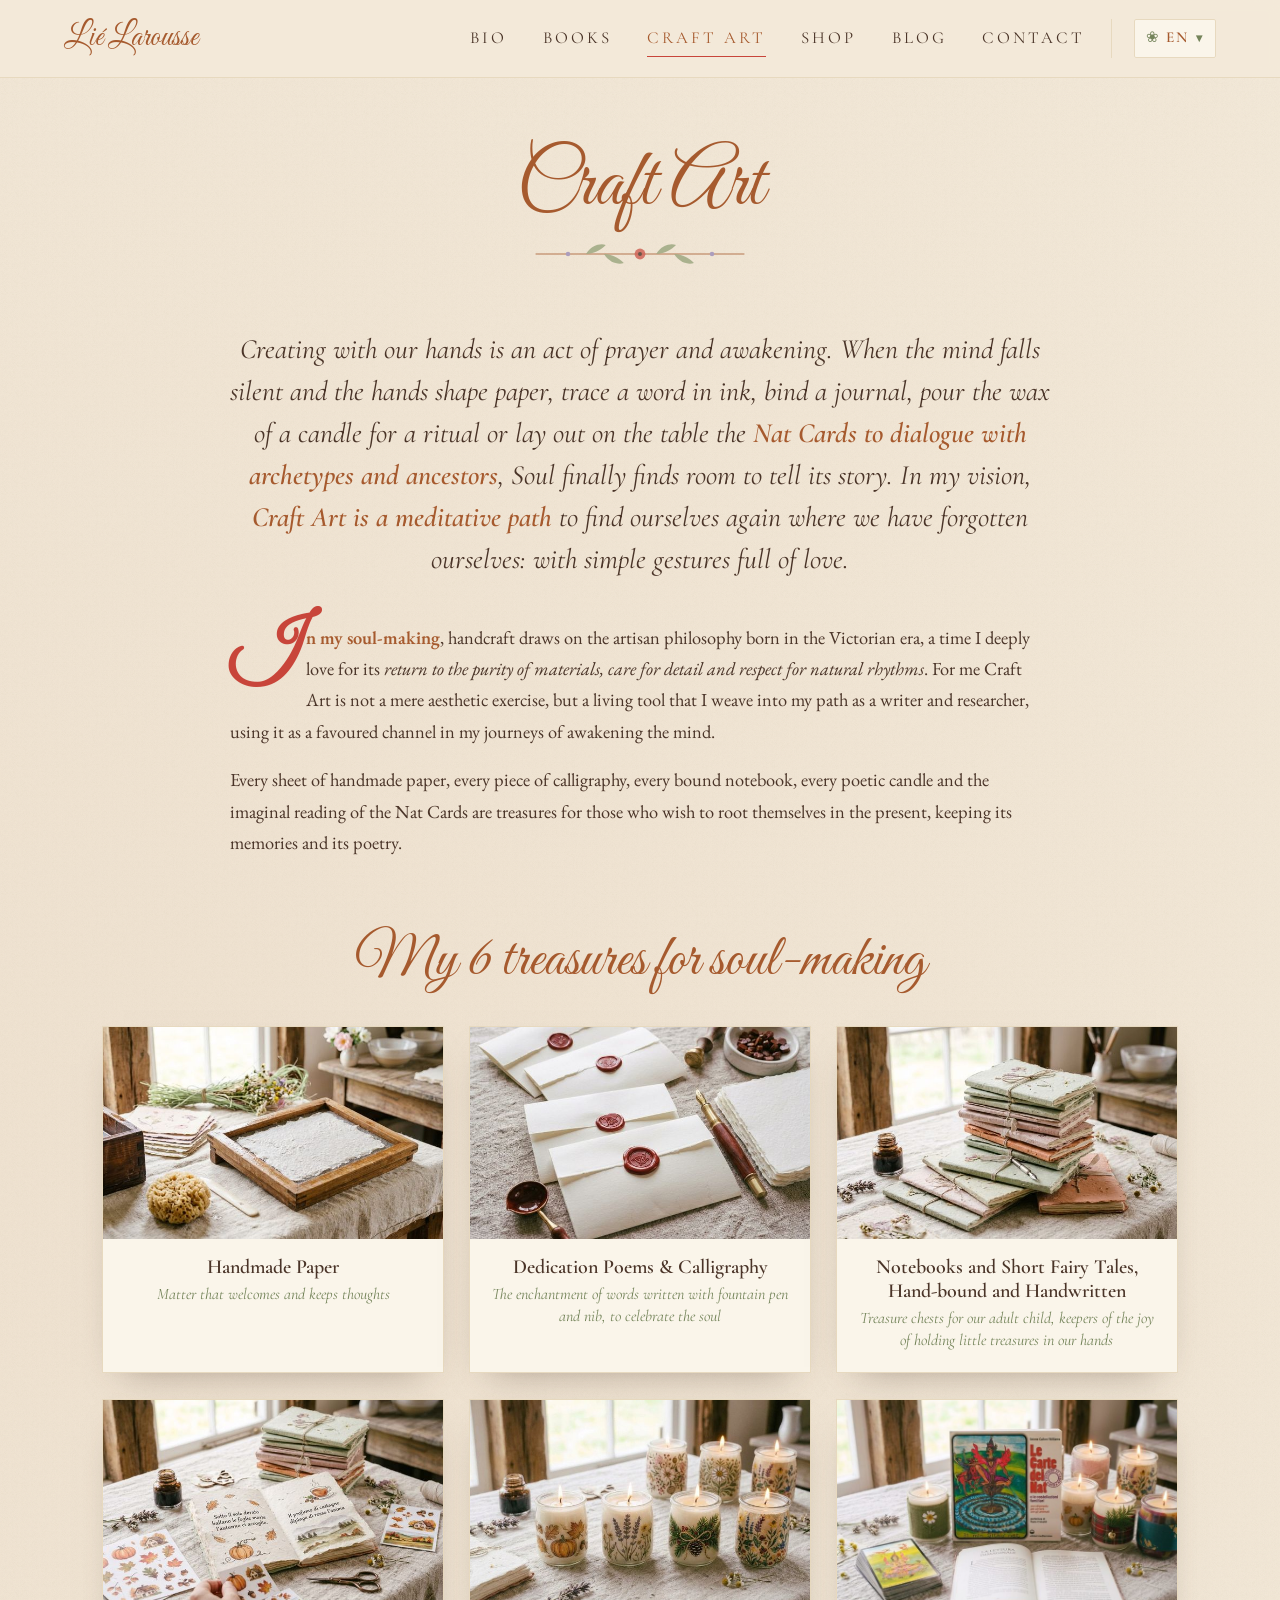
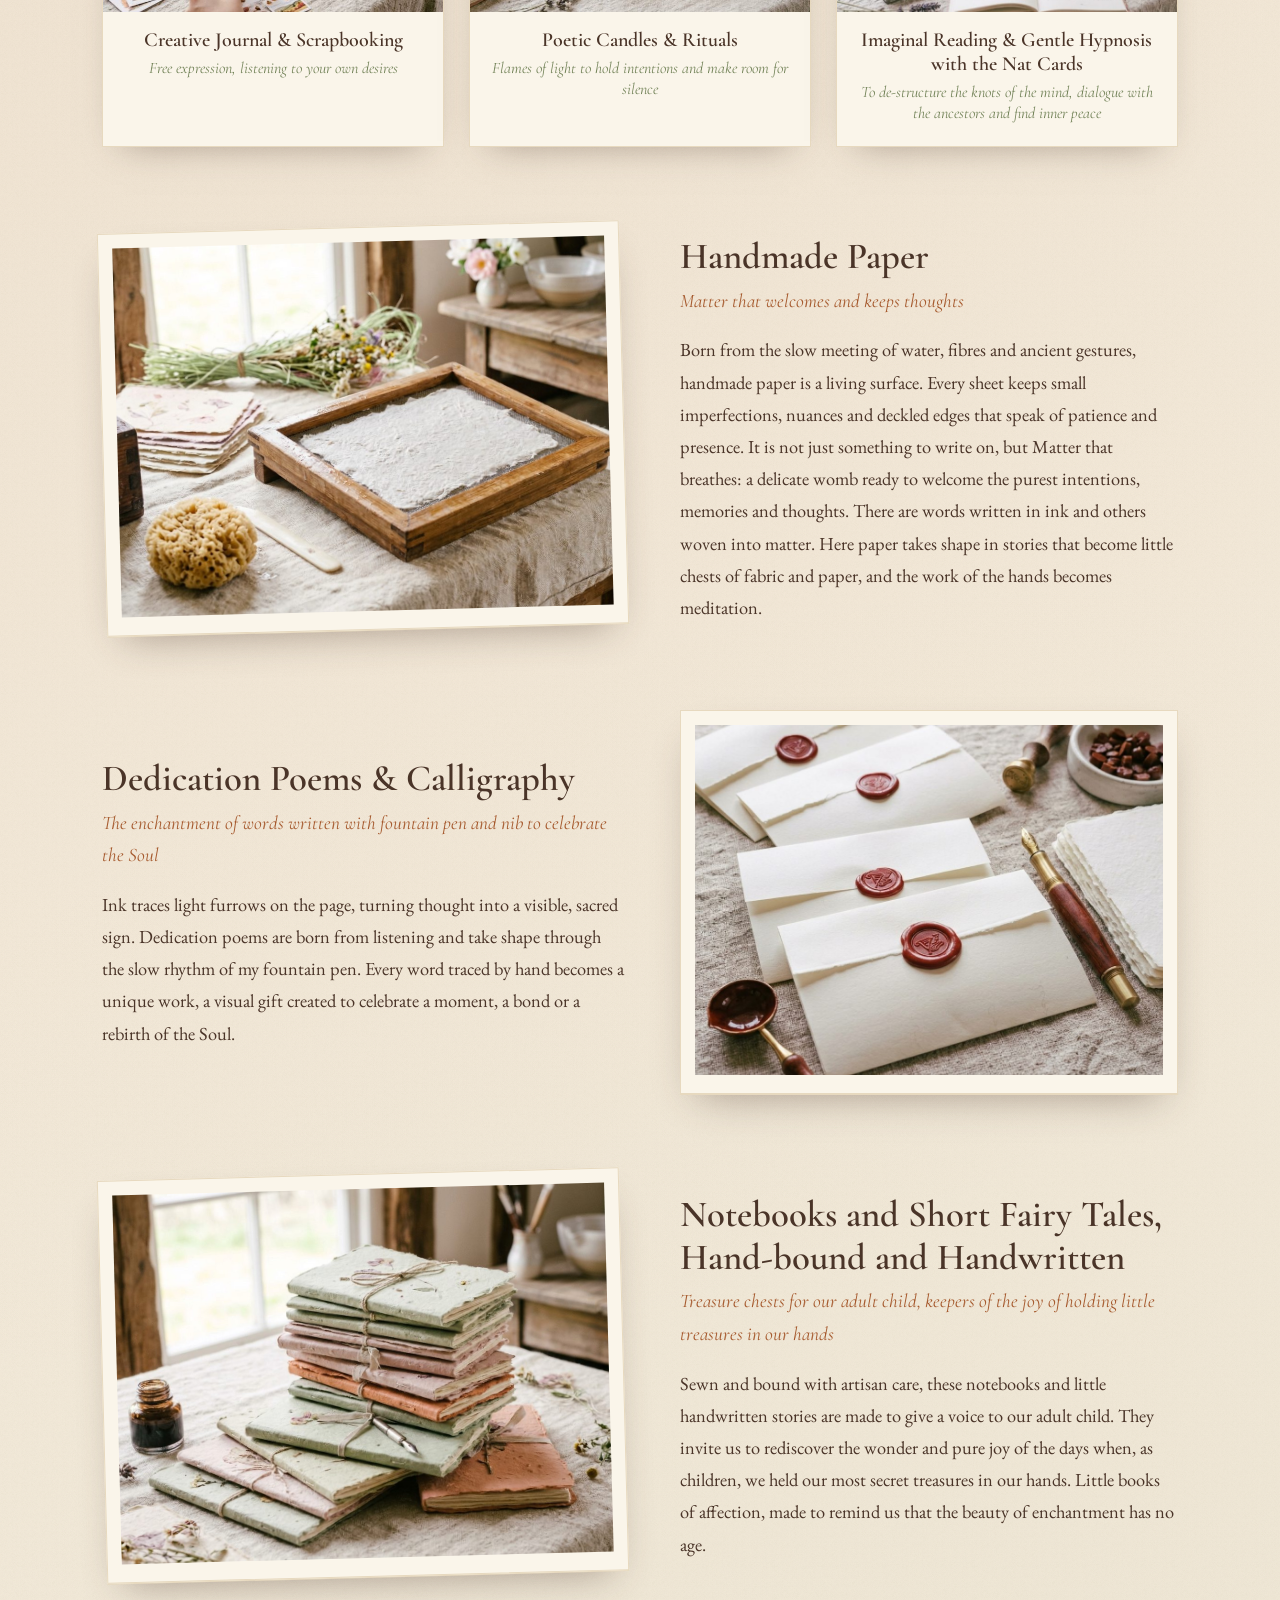
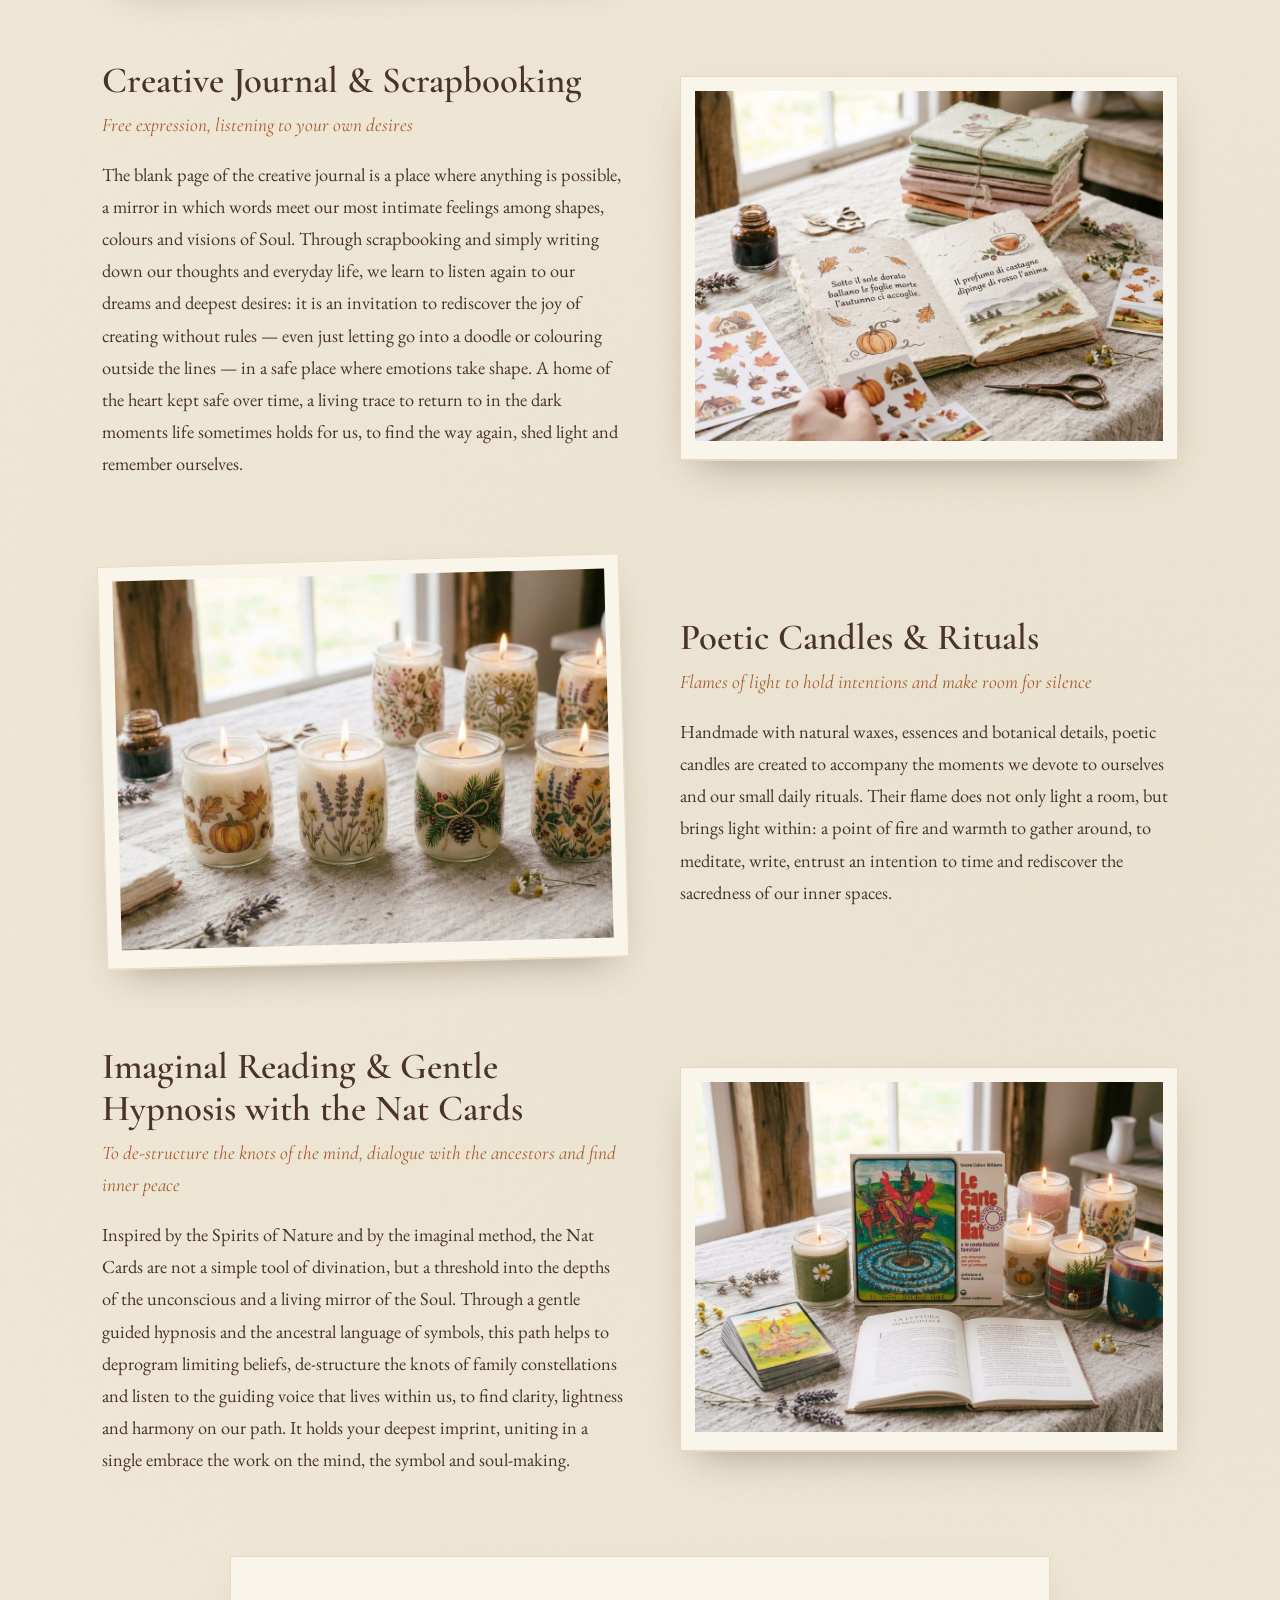
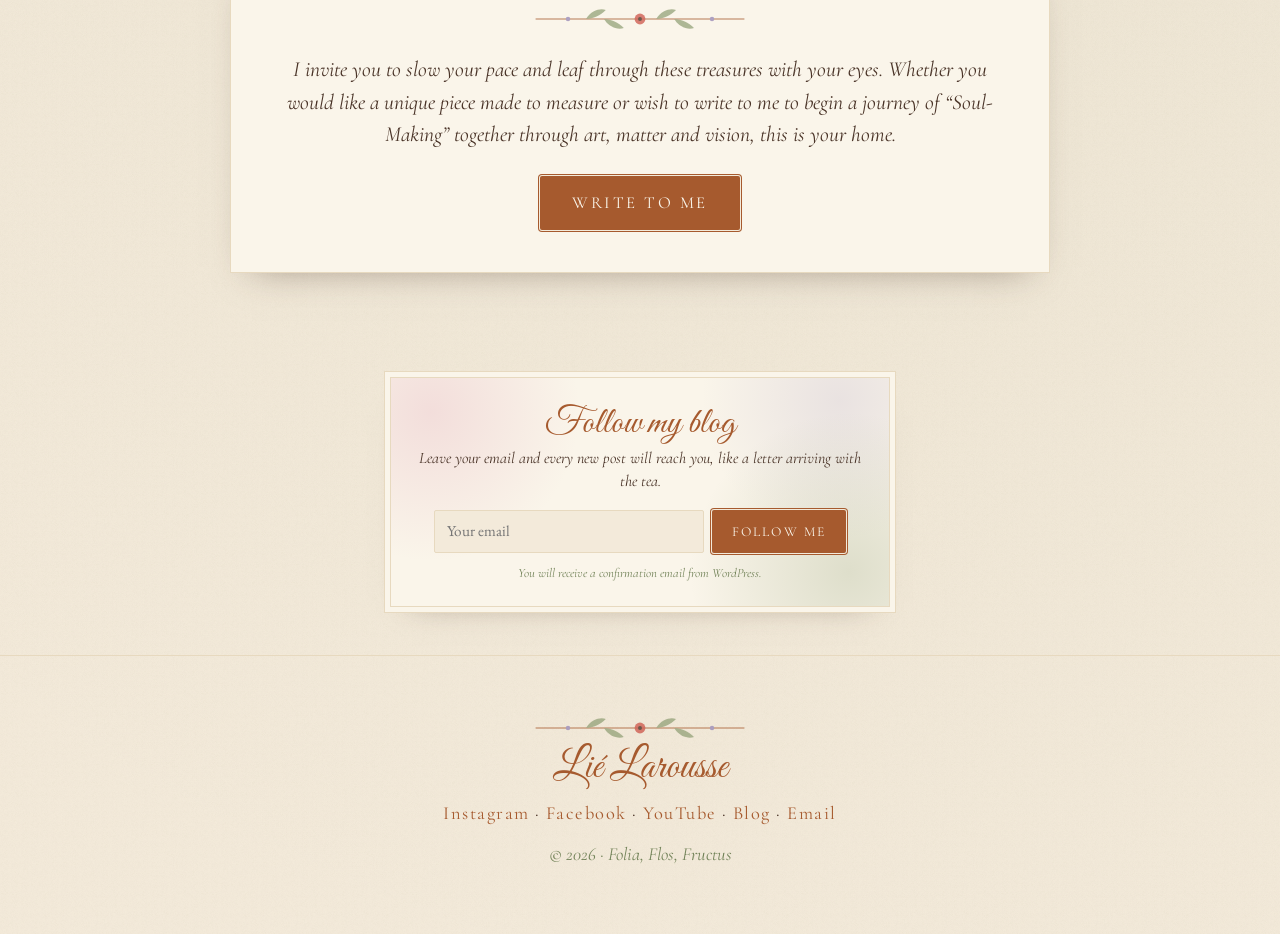
<file: en/arte.html>
<!DOCTYPE html>
<html lang="en">
<head>
<meta charset="UTF-8">
<meta name="viewport" content="width=device-width, initial-scale=1">
<title>Craft Art · Lié Larousse</title>
<!-- seo -->
<meta name="description" content="Craft Art by Lié Larousse: handmade paper, dedication poems and calligraphy, hand-bound notebooks, creative journals, poetic candles and imaginal reading with the Nat Cards.">
<link rel="canonical" href="https://lielarousse.it/en/arte.html">
<link rel="alternate" hreflang="it" href="https://lielarousse.it/arte.html">
<link rel="alternate" hreflang="en" href="https://lielarousse.it/en/arte.html">
<link rel="alternate" hreflang="fr" href="https://lielarousse.it/fr/arte.html">
<link rel="alternate" hreflang="x-default" href="https://lielarousse.it/arte.html">
<meta property="og:type" content="website">
<meta property="og:site_name" content="Lié Larousse">
<meta property="og:title" content="Craft Art · Lié Larousse">
<meta property="og:description" content="Craft Art by Lié Larousse: handmade paper, dedication poems and calligraphy, hand-bound notebooks, creative journals, poetic candles and imaginal reading with the Nat Cards.">
<meta property="og:url" content="https://lielarousse.it/en/arte.html">
<meta property="og:image" content="https://lielarousse.it/img/condivisione.jpg">
<meta property="og:image:width" content="1200">
<meta property="og:image:height" content="630">
<meta property="og:image:alt" content="Lié Larousse">
<meta property="og:locale" content="en_GB">
<meta name="twitter:card" content="summary_large_image">
<meta name="twitter:title" content="Craft Art · Lié Larousse">
<meta name="twitter:description" content="Craft Art by Lié Larousse: handmade paper, dedication poems and calligraphy, hand-bound notebooks, creative journals, poetic candles and imaginal reading with the Nat Cards.">
<meta name="twitter:image" content="https://lielarousse.it/img/condivisione.jpg">
<!-- /seo -->
<link rel="preconnect" href="https://fonts.googleapis.com">
<link rel="preconnect" href="https://fonts.gstatic.com" crossorigin>
<link href="https://fonts.googleapis.com/css2?family=Cormorant+Garamond:ital,wght@0,400;0,500;0,600;1,400&family=EB+Garamond:ital,wght@0,400;0,500;1,400&family=Great+Vibes&display=swap" rel="stylesheet">
<link rel="stylesheet" href="../style.css?v=20261025a">
<link rel="icon" href="../favicon.ico" sizes="any">
<link rel="icon" type="image/png" sizes="48x48" href="../img/favicon-48.png?v=2">
<link rel="icon" type="image/png" sizes="96x96" href="../img/favicon-96.png?v=2">
<link rel="icon" type="image/png" sizes="144x144" href="../img/favicon-144.png?v=2">
<link rel="icon" type="image/png" sizes="192x192" href="../img/icona-192.png?v=2">
<link rel="apple-touch-icon" href="../img/apple-touch-icon.png?v=2">
</head>
<body>

<svg width="0" height="0" style="position:absolute" aria-hidden="true">
  <defs>
    <symbol id="rametto" viewBox="0 0 240 40">
      <path d="M4 20 C60 20 180 20 236 20" stroke="currentColor" stroke-width="1.2" fill="none"/>
      <g fill="#8A9A6E" opacity=".85">
        <path d="M60 20 c6-10 16-12 22-10 c-6 6-14 10-22 10z"/>
        <path d="M80 20 c6 10 16 12 22 10 c-6-6-14-10-22-10z"/>
        <path d="M138 20 c6-10 16-12 22-10 c-6 6-14 10-22 10z"/>
        <path d="M158 20 c6 10 16 12 22 10 c-6-6-14-10-22-10z"/>
      </g>
      <circle cx="120" cy="20" r="6" fill="#C8453A" opacity=".85"/>
      <circle cx="120" cy="20" r="2.2" fill="#4A3428"/>
      <circle cx="40" cy="20" r="2.5" fill="#9C8DB8"/>
      <circle cx="200" cy="20" r="2.5" fill="#9C8DB8"/>
    </symbol>
  </defs>
</svg>

<header class="nav">
  <a href="index.html" class="nav-logo">Lié Larousse</a>
  <button class="nav-toggle" aria-label="Open the menu" aria-expanded="false">☰</button>
  <nav class="nav-links">
    <a href="index.html">Bio</a>
    <a href="libri.html">Books</a>
    <a href="arte.html" class="attivo" aria-current="page">Craft Art</a>
    <a href="https://www.etsy.com/people/pzcn2gzs" class="nav-shop" target="_blank" rel="noopener">Shop</a>
    <a href="blog.html">Blog</a>
    <a href="contatti.html">Contact</a>
  </nav>
  <details class="lingue"><summary aria-label="Language"><span class="lingue-globo" aria-hidden="true">❀</span>EN<span class="lingue-freccia" aria-hidden="true">▾</span></summary><ul><li><a href="../arte.html" hreflang="it" lang="it"><b>IT</b> Italiano</a></li><li><a href="arte.html" hreflang="en" lang="en" class="attivo" aria-current="true"><b>EN</b> English</a></li><li><a href="../fr/arte.html" hreflang="fr" lang="fr"><b>FR</b> Français</a></li></ul></details>
</header>

<main>
<section class="section">
  <div class="section-head">
    <h1 class="script">Craft Art</h1>
    <svg class="rametto"><use href="#rametto"/></svg>
  </div>

  <div class="arte-intro">
    <blockquote class="arte-citazione">
      Creating with our hands is an act of prayer and awakening. When the mind falls silent and the hands shape paper, trace a word in ink, bind a journal, pour the wax of a candle for a ritual or lay out on the table the <strong>Nat Cards to dialogue with archetypes and ancestors</strong>, Soul finally finds room to tell its story. In my vision, <strong>Craft Art is a meditative path</strong> to find ourselves again where we have forgotten ourselves: with simple gestures full of love.
    </blockquote>
    <p class="dropcap"><strong>In my soul-making</strong>, handcraft draws on the artisan philosophy born in the Victorian era, a time I deeply love for its <em>return to the purity of materials, care for detail and respect for natural rhythms</em>. For me Craft Art is not a mere aesthetic exercise, but a living tool that I weave into my path as a writer and researcher, using it as a favoured channel in my journeys of awakening the mind.</p>
    <p>Every sheet of handmade paper, every piece of calligraphy, every bound notebook, every poetic candle and the imaginal reading of the Nat Cards are treasures for those who wish to root themselves in the present, keeping its memories and its poetry.</p>
  </div>

  <h2 class="tesori-titolo script">My 6 treasures for soul-making</h2>
  <div class="tesori">
      <a class="tesoro paper-card" href="#carta">
        <img src="../img/arte/mini/carta.jpg" alt="Sheets of handmade paper on a wooden mould, with dried flowers" loading="lazy">
        <span class="tesoro-testo"><strong>Handmade Paper</strong><em>Matter that welcomes and keeps thoughts</em></span>
      </a>
      <a class="tesoro paper-card" href="#calligrafia">
        <img src="../img/arte/mini/calligrafia.jpg" alt="Handmade paper envelopes sealed with wax seals, next to a fountain pen" loading="lazy">
        <span class="tesoro-testo"><strong>Dedication Poems & Calligraphy</strong><em>The enchantment of words written with fountain pen and nib, to celebrate the soul</em></span>
      </a>
      <a class="tesoro paper-card" href="#quaderni">
        <img src="../img/arte/mini/quaderni.jpg" alt="Hand-bound notebooks in coloured paper, tied with twine" loading="lazy">
        <span class="tesoro-testo"><strong>Notebooks and Short Fairy Tales, Hand-bound and Handwritten</strong><em>Treasure chests for our adult child, keepers of the joy of holding little treasures in our hands</em></span>
      </a>
      <a class="tesoro paper-card" href="#diario">
        <img src="../img/arte/mini/diario.jpg" alt="Open creative journal with autumn verses and watercolour stickers" loading="lazy">
        <span class="tesoro-testo"><strong>Creative Journal & Scrapbooking</strong><em>Free expression, listening to your own desires</em></span>
      </a>
      <a class="tesoro paper-card" href="#candele">
        <img src="../img/arte/mini/candele.jpg?v=2" alt="Candles in glass jars decorated with botanical and seasonal illustrations" loading="lazy">
        <span class="tesoro-testo"><strong>Poetic Candles & Rituals</strong><em>Flames of light to hold intentions and make room for silence</em></span>
      </a>
      <a class="tesoro paper-card" href="#carte-dei-nat">
        <img src="../img/arte/mini/carte-dei-nat.jpg" alt="The book and deck of the Nat Cards among candles and dried flowers" loading="lazy">
        <span class="tesoro-testo"><strong>Imaginal Reading &amp; Gentle Hypnosis with the Nat Cards</strong><em>To de-structure the knots of the mind, dialogue with the ancestors and find inner peace</em></span>
      </a>
  </div>

  <div class="arte-voci">
    <article class="arte-voce" id="carta">
      <figure class="arte-foto paper-frame tilt-l"><img src="../img/arte/carta.jpg" alt="Sheets of handmade paper on a wooden mould, with dried flowers" loading="lazy"></figure>
      <div class="arte-testo">
        <h2>Handmade Paper</h2>
        <p class="arte-sotto">Matter that welcomes and keeps thoughts</p>
        <p>Born from the slow meeting of water, fibres and ancient gestures, handmade paper is a living surface. Every sheet keeps small imperfections, nuances and deckled edges that speak of patience and presence. It is not just something to write on, but Matter that breathes: a delicate womb ready to welcome the purest intentions, memories and thoughts. There are words written in ink and others woven into matter. Here paper takes shape in stories that become little chests of fabric and paper, and the work of the hands becomes meditation.</p>
      </div>
    </article>
    <article class="arte-voce arte-voce-rev" id="calligrafia">
      <figure class="arte-foto paper-frame"><img src="../img/arte/calligrafia.jpg" alt="Handmade paper envelopes sealed with wax seals, next to a fountain pen" loading="lazy"></figure>
      <div class="arte-testo">
        <h2>Dedication Poems & Calligraphy</h2>
        <p class="arte-sotto">The enchantment of words written with fountain pen and nib to celebrate the Soul</p>
        <p>Ink traces light furrows on the page, turning thought into a visible, sacred sign. Dedication poems are born from listening and take shape through the slow rhythm of my fountain pen. Every word traced by hand becomes a unique work, a visual gift created to celebrate a moment, a bond or a rebirth of the Soul.</p>
      </div>
    </article>
    <article class="arte-voce" id="quaderni">
      <figure class="arte-foto paper-frame tilt-l"><img src="../img/arte/quaderni.jpg" alt="Hand-bound notebooks in coloured paper, tied with twine" loading="lazy"></figure>
      <div class="arte-testo">
        <h2>Notebooks and Short Fairy Tales, Hand-bound and Handwritten</h2>
        <p class="arte-sotto">Treasure chests for our adult child, keepers of the joy of holding little treasures in our hands</p>
        <p>Sewn and bound with artisan care, these notebooks and little handwritten stories are made to give a voice to our adult child. They invite us to rediscover the wonder and pure joy of the days when, as children, we held our most secret treasures in our hands. Little books of affection, made to remind us that the beauty of enchantment has no age.</p>
      </div>
    </article>
    <article class="arte-voce arte-voce-rev" id="diario">
      <figure class="arte-foto paper-frame"><img src="../img/arte/diario.jpg" alt="Open creative journal with autumn verses and watercolour stickers" loading="lazy"></figure>
      <div class="arte-testo">
        <h2>Creative Journal & Scrapbooking</h2>
        <p class="arte-sotto">Free expression, listening to your own desires</p>
        <p>The blank page of the creative journal is a place where anything is possible, a mirror in which words meet our most intimate feelings among shapes, colours and visions of Soul. Through scrapbooking and simply writing down our thoughts and everyday life, we learn to listen again to our dreams and deepest desires: it is an invitation to rediscover the joy of creating without rules — even just letting go into a doodle or colouring outside the lines — in a safe place where emotions take shape. A home of the heart kept safe over time, a living trace to return to in the dark moments life sometimes holds for us, to find the way again, shed light and remember ourselves.</p>
      </div>
    </article>
    <article class="arte-voce" id="candele">
      <figure class="arte-foto paper-frame tilt-l"><img src="../img/arte/candele.jpg?v=2" alt="Candles in glass jars decorated with botanical and seasonal illustrations" loading="lazy"></figure>
      <div class="arte-testo">
        <h2>Poetic Candles & Rituals</h2>
        <p class="arte-sotto">Flames of light to hold intentions and make room for silence</p>
        <p>Handmade with natural waxes, essences and botanical details, poetic candles are created to accompany the moments we devote to ourselves and our small daily rituals. Their flame does not only light a room, but brings light within: a point of fire and warmth to gather around, to meditate, write, entrust an intention to time and rediscover the sacredness of our inner spaces.</p>
      </div>
    </article>
    <article class="arte-voce arte-voce-rev" id="carte-dei-nat">
      <figure class="arte-foto paper-frame"><img src="../img/arte/carte-dei-nat.jpg" alt="The book and deck of the Nat Cards among candles and dried flowers" loading="lazy"></figure>
      <div class="arte-testo">
        <h2>Imaginal Reading &amp; Gentle Hypnosis with the Nat Cards</h2>
        <p class="arte-sotto">To de-structure the knots of the mind, dialogue with the ancestors and find inner peace</p>
        <p>Inspired by the Spirits of Nature and by the imaginal method, the Nat Cards are not a simple tool of divination, but a threshold into the depths of the unconscious and a living mirror of the Soul. Through a gentle guided hypnosis and the ancestral language of symbols, this path helps to deprogram limiting beliefs, de-structure the knots of family constellations and listen to the guiding voice that lives within us, to find clarity, lightness and harmony on our path. It holds your deepest imprint, uniting in a single embrace the work on the mind, the symbol and soul-making.</p>
      </div>
    </article>
  </div>

  <div class="arte-invito paper-card">
    <svg class="rametto"><use href="#rametto"/></svg>
    <p>I invite you to slow your pace and leaf through these treasures with your eyes. Whether you would like a unique piece made to measure or wish to write to me to begin a journey of “Soul-Making” together through art, matter and vision, this is your home.</p>
    <a href="contatti.html" class="btn">Write to me</a>
  </div>
</section>
</main>

<section class="seguimi">
  <div class="seguimi-card">
    <h2 class="script">Follow my blog</h2>
    <p class="seguimi-sub">Leave your email and every new post will reach you, like a letter arriving with the tea.</p>
    <form class="seguimi-form" action="https://subscribe.wordpress.com" method="post" accept-charset="utf-8" target="_blank">
      <label class="sr-only" for="seguimi-email">Your email</label>
      <input id="seguimi-email" type="email" name="email" placeholder="Your email" required>
      <input type="hidden" name="action" value="subscribe">
      <input type="hidden" name="blog_id" value="41591328">
      <input type="hidden" name="source" value="https://libroarbitrio.wordpress.com/">
      <input type="hidden" name="sub-type" value="widget">
      <input type="hidden" name="redirect_fragment" value="blog_subscription">
      <button type="submit" class="btn">Follow me</button>
    </form>
    <p class="seguimi-nota">You will receive a confirmation email from WordPress.</p>
  </div>
</section>

<footer class="footer">
  <svg class="rametto"><use href="#rametto"/></svg>
  <p class="script">Lié Larousse</p>
  <p class="footer-social">
    <a href="https://www.instagram.com/lielarousse/" target="_blank" rel="noopener">Instagram</a> · <a href="https://www.facebook.com/lie.larousse/" target="_blank" rel="noopener">Facebook</a> · <a href="https://www.youtube.com/@Libroarbitrio" target="_blank" rel="noopener">YouTube</a> · <a href="https://libroarbitrio.wordpress.com/" target="_blank" rel="noopener">Blog</a> · <a href="mailto:lielarousse@yahoo.it">Email</a>
  </p>
  <p class="small">© 2026 · Folia, Flos, Fructus</p>
</footer>

<script>
  (function () {
    if (!('IntersectionObserver' in window) || matchMedia('(prefers-reduced-motion: reduce)').matches) return;
    const sel = '.section-head, .bio-photo, .bio-text > *, .libro, .youtube, .video-box, .contatti-text > *, .form, .seguimi-card, .tesoro, .arte-voce, .arte-intro > *, .arte-invito';
    const els = document.querySelectorAll(sel);
    document.documentElement.classList.add('anima');
    const io = new IntersectionObserver(voci => {
      voci.forEach(v => { if (v.isIntersecting) { v.target.classList.add('visto'); io.unobserve(v.target); } });
    }, { threshold: 0.12, rootMargin: '0px 0px -40px 0px' });
    els.forEach((el, i) => {
      const fratelli = [...el.parentElement.children].filter(c => c.matches(sel));
      el.style.setProperty('--ritardo-in', (fratelli.indexOf(el) % 3) * 0.12 + 's');
      io.observe(el);
    });
  })();
  const lg = document.querySelector('.lingue');
  if (lg) document.addEventListener('click', e => { if (!lg.contains(e.target)) lg.removeAttribute('open'); });
  const t = document.querySelector('.nav-toggle'), l = document.querySelector('.nav-links');
  t.addEventListener('click', () => { const o = l.classList.toggle('open'); t.setAttribute('aria-expanded', o); });
  l.querySelectorAll('a').forEach(a => a.addEventListener('click', () => { l.classList.remove('open'); t.setAttribute('aria-expanded', false); }));
  const f = document.getElementById('modulo');
  if (f) f.addEventListener('submit', e => {
    e.preventDefault();
    const d = new FormData(f);
    const corpo = d.get('messaggio') + '\n\n' + d.get('nome') + ' · ' + d.get('email');
    location.href = 'mailto:lielarousse@yahoo.it?subject=' + encodeURIComponent('Message from the website, from ' + d.get('nome')) + '&body=' + encodeURIComponent(corpo);
  });
</script>
</body>
</html>
</file>
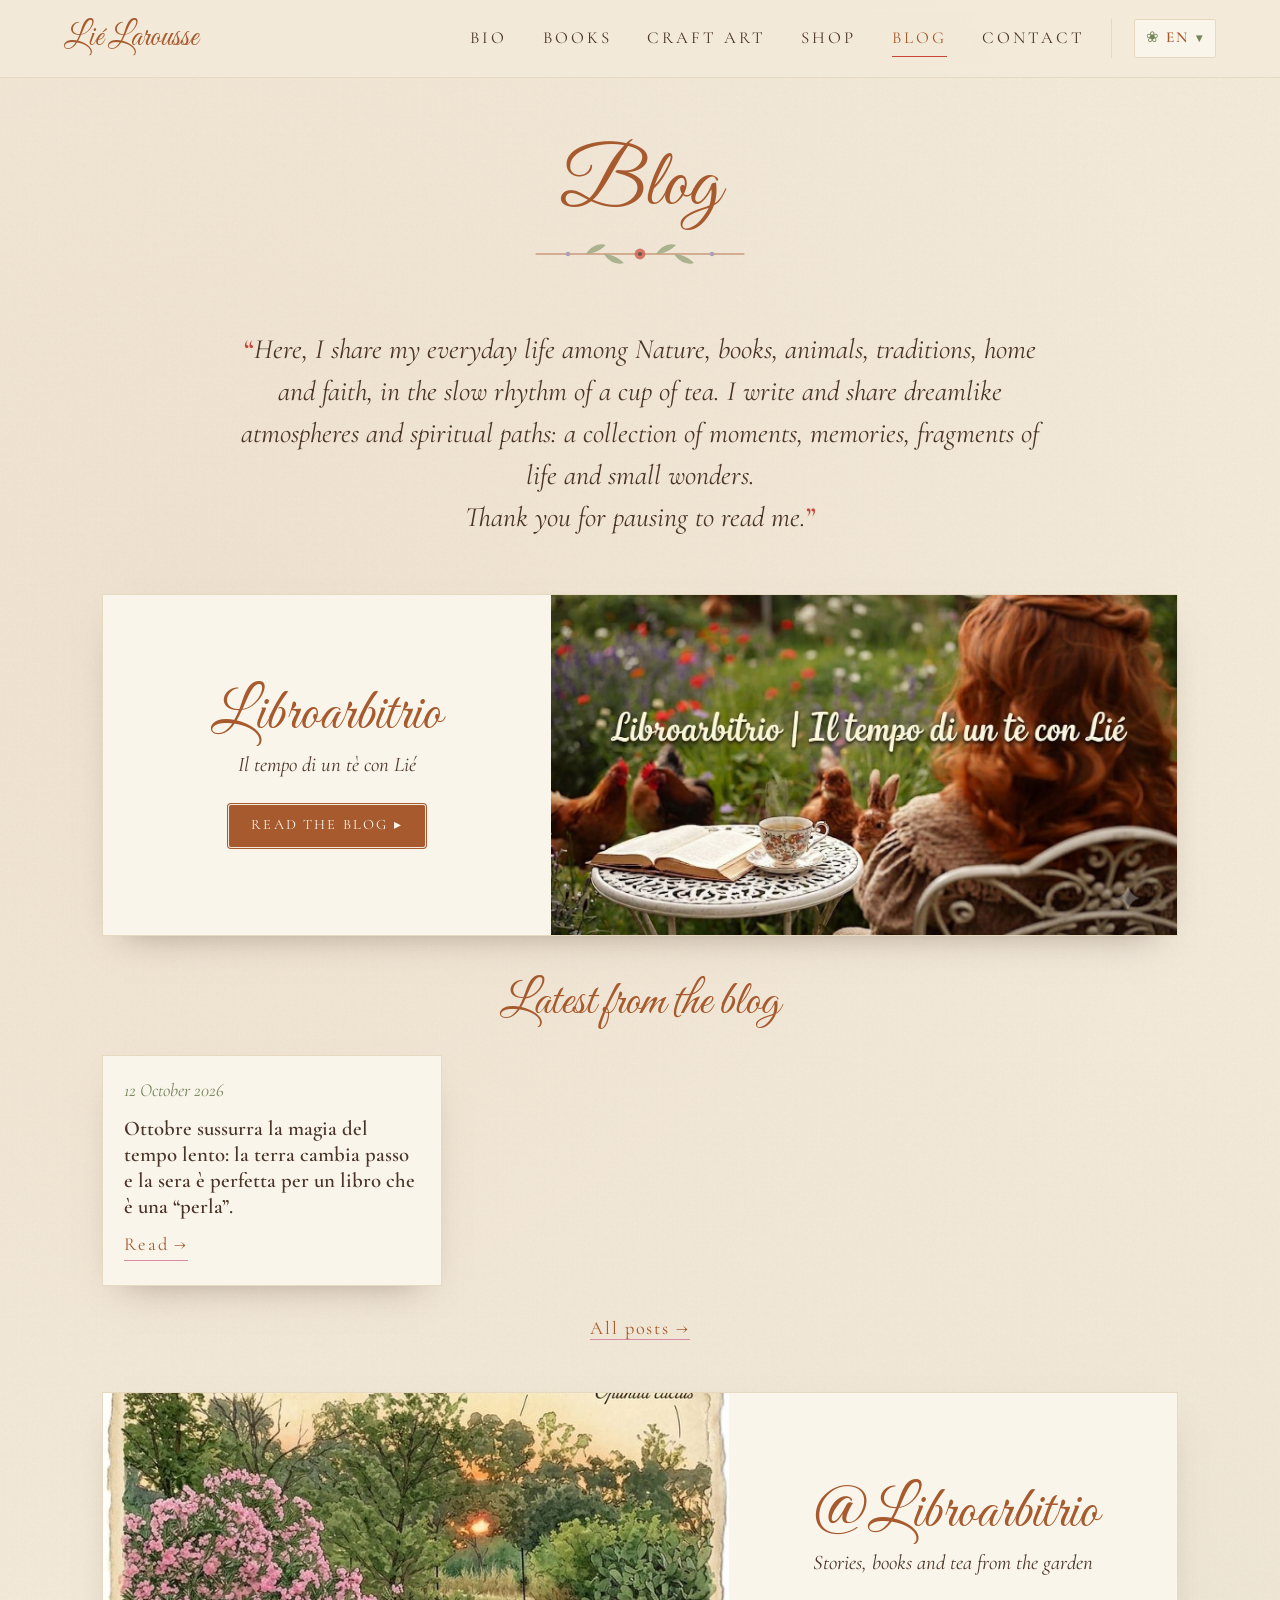
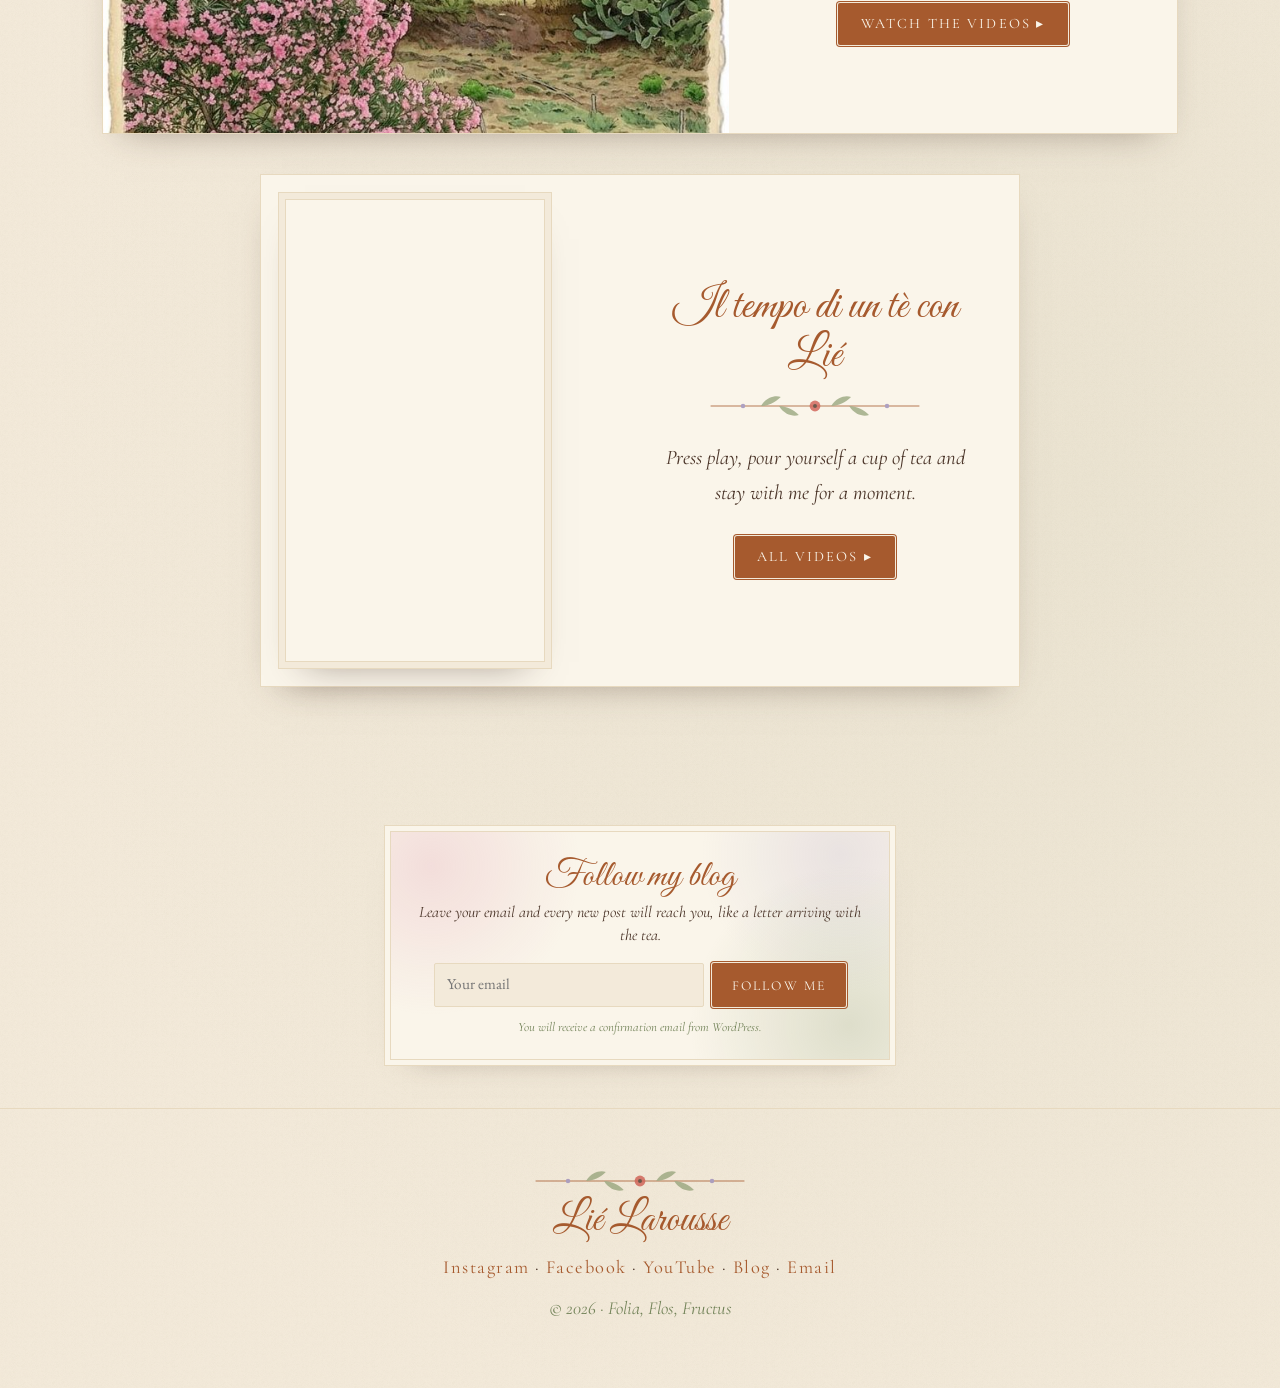
<file: en/blog.html>
<!DOCTYPE html>
<html lang="en">
<head>
<meta charset="UTF-8">
<meta name="viewport" content="width=device-width, initial-scale=1">
<title>Blog · Lié Larousse</title>
<!-- seo -->
<meta name="description" content="Libroarbitrio – Il tempo di un tè con Lié: the blog and YouTube channel of Lié Larousse, about books, nature and slow living.">
<link rel="canonical" href="https://lielarousse.it/en/blog.html">
<link rel="alternate" hreflang="it" href="https://lielarousse.it/blog.html">
<link rel="alternate" hreflang="en" href="https://lielarousse.it/en/blog.html">
<link rel="alternate" hreflang="fr" href="https://lielarousse.it/fr/blog.html">
<link rel="alternate" hreflang="x-default" href="https://lielarousse.it/blog.html">
<meta property="og:type" content="website">
<meta property="og:site_name" content="Lié Larousse">
<meta property="og:title" content="Blog · Lié Larousse">
<meta property="og:description" content="Libroarbitrio – Il tempo di un tè con Lié: the blog and YouTube channel of Lié Larousse, about books, nature and slow living.">
<meta property="og:url" content="https://lielarousse.it/en/blog.html">
<meta property="og:image" content="https://lielarousse.it/img/condivisione.jpg">
<meta property="og:image:width" content="1200">
<meta property="og:image:height" content="630">
<meta property="og:image:alt" content="Lié Larousse">
<meta property="og:locale" content="en_GB">
<meta name="twitter:card" content="summary_large_image">
<meta name="twitter:title" content="Blog · Lié Larousse">
<meta name="twitter:description" content="Libroarbitrio – Il tempo di un tè con Lié: the blog and YouTube channel of Lié Larousse, about books, nature and slow living.">
<meta name="twitter:image" content="https://lielarousse.it/img/condivisione.jpg">
<!-- /seo -->
<link rel="preconnect" href="https://fonts.googleapis.com">
<link rel="preconnect" href="https://fonts.gstatic.com" crossorigin>
<link href="https://fonts.googleapis.com/css2?family=Cormorant+Garamond:ital,wght@0,400;0,500;0,600;1,400&family=EB+Garamond:ital,wght@0,400;0,500;1,400&family=Great+Vibes&display=swap" rel="stylesheet">
<link rel="stylesheet" href="../style.css?v=20261025a">
<link rel="icon" href="../favicon.ico" sizes="any">
<link rel="icon" type="image/png" sizes="48x48" href="../img/favicon-48.png?v=2">
<link rel="icon" type="image/png" sizes="96x96" href="../img/favicon-96.png?v=2">
<link rel="icon" type="image/png" sizes="144x144" href="../img/favicon-144.png?v=2">
<link rel="icon" type="image/png" sizes="192x192" href="../img/icona-192.png?v=2">
<link rel="apple-touch-icon" href="../img/apple-touch-icon.png?v=2">
</head>
<body>

<svg width="0" height="0" style="position:absolute" aria-hidden="true">
  <defs>
    <symbol id="rametto" viewBox="0 0 240 40">
      <path d="M4 20 C60 20 180 20 236 20" stroke="currentColor" stroke-width="1.2" fill="none"/>
      <g fill="#8A9A6E" opacity=".85">
        <path d="M60 20 c6-10 16-12 22-10 c-6 6-14 10-22 10z"/>
        <path d="M80 20 c6 10 16 12 22 10 c-6-6-14-10-22-10z"/>
        <path d="M138 20 c6-10 16-12 22-10 c-6 6-14 10-22 10z"/>
        <path d="M158 20 c6 10 16 12 22 10 c-6-6-14-10-22-10z"/>
      </g>
      <circle cx="120" cy="20" r="6" fill="#C8453A" opacity=".85"/>
      <circle cx="120" cy="20" r="2.2" fill="#4A3428"/>
      <circle cx="40" cy="20" r="2.5" fill="#9C8DB8"/>
      <circle cx="200" cy="20" r="2.5" fill="#9C8DB8"/>
    </symbol>
  </defs>
</svg>

<header class="nav">
  <a href="index.html" class="nav-logo">Lié Larousse</a>
  <button class="nav-toggle" aria-label="Open the menu" aria-expanded="false">☰</button>
  <nav class="nav-links">
    <a href="index.html">Bio</a>
    <a href="libri.html">Books</a>
    <a href="arte.html">Craft Art</a>
    <a href="https://www.etsy.com/people/pzcn2gzs" class="nav-shop" target="_blank" rel="noopener">Shop</a>
    <a href="blog.html" class="attivo" aria-current="page">Blog</a>
    <a href="contatti.html">Contact</a>
  </nav>
  <details class="lingue"><summary aria-label="Language"><span class="lingue-globo" aria-hidden="true">❀</span>EN<span class="lingue-freccia" aria-hidden="true">▾</span></summary><ul><li><a href="../blog.html" hreflang="it" lang="it"><b>IT</b> Italiano</a></li><li><a href="blog.html" hreflang="en" lang="en" class="attivo" aria-current="true"><b>EN</b> English</a></li><li><a href="../fr/blog.html" hreflang="fr" lang="fr"><b>FR</b> Français</a></li></ul></details>
</header>

<main>
<section class="section">
  <div class="section-head">
    <h1 class="script">Blog</h1>
    <svg class="rametto"><use href="#rametto"/></svg>
  </div>

  <div class="arte-intro libri-intro blog-intro">
    <blockquote class="arte-citazione"><span class="virg-rossa">“</span>Here, I share my everyday life among Nature, books, animals, traditions, home and faith, in the slow rhythm of a cup of tea. I write and share dreamlike atmospheres and spiritual paths: a collection of moments, memories, fragments of life and small wonders.<br>Thank you for pausing to read me.<span class="virg-rossa">”</span></blockquote>
  </div>

  <a class="youtube paper-card" href="https://libroarbitrio.wordpress.com/" target="_blank" rel="noopener">
    <img src="../img/lie-te-giardino.jpg" alt="" class="yt-thumb">
    <div class="yt-text">
      <h3 class="script">Libroarbitrio</h3>
      <p class="yt-sub">Il tempo di un tè con Lié</p>
      <span class="btn btn-small">Read the blog ▸</span>
    </div>
  </a>

  <section class="ultimi" aria-labelledby="ultimi-titolo">
    <h3 id="ultimi-titolo" class="ultimi-titolo script">Latest from the blog</h3>
    <div class="articoli articoli-3" id="ultimi-articoli" data-leggi="Read →">
      <article class="articolo paper-card">
        <div class="articolo-body">
          <p class="data">12 October 2026</p>
          <h4>Ottobre sussurra la magia del tempo lento: la terra cambia passo e la sera è perfetta per un libro che è una “perla”.</h4>
          <a href="https://libroarbitrio.wordpress.com/2026/10/12/ottobre-sussurra-la-magia-del-tempo-lento-la-terra-cambia-passo-e-la-sera-e-perfetta-per-un-libro-che-e-una-perla/" class="link" target="_blank" rel="noopener">Read →</a>
        </div>
      </article>
    </div>
    <p class="ultimi-tutti"><a href="https://libroarbitrio.wordpress.com/" class="link" target="_blank" rel="noopener">All posts →</a></p>
  </section>

  <a class="youtube youtube-rev paper-card" href="https://www.youtube.com/@Libroarbitrio" target="_blank" rel="noopener">
    <img src="../img/tavola-botanica.jpg?v=2" alt="" class="yt-thumb">
    <div class="yt-text">
      <h3 class="script">@Libroarbitrio</h3>
      <p class="yt-sub">Stories, books and tea from the garden</p>
      <span class="btn btn-small">Watch the videos ▸</span>
    </div>
  </a>

  <div class="video-box paper-card">
    <div class="video-frame">
      <iframe src="https://www.youtube-nocookie.com/embed/TWXBxxGt_xg?rel=0" title="Video by Lié Larousse on YouTube" loading="lazy" allow="accelerometer; autoplay; clipboard-write; encrypted-media; gyroscope; picture-in-picture; web-share" referrerpolicy="strict-origin-when-cross-origin" allowfullscreen></iframe>
    </div>
    <div class="video-text">
      <h3 class="script">Il tempo di un tè con Lié</h3>
      <svg class="rametto"><use href="#rametto"/></svg>
      <p class="yt-sub">Press play, pour yourself a cup of tea and stay with me for a moment.</p>
      <a href="https://www.youtube.com/@Libroarbitrio" class="btn btn-small" target="_blank" rel="noopener">All videos ▸</a>
    </div>
  </div>
</section>
</main>

<section class="seguimi">
  <div class="seguimi-card">
    <h2 class="script">Follow my blog</h2>
    <p class="seguimi-sub">Leave your email and every new post will reach you, like a letter arriving with the tea.</p>
    <form class="seguimi-form" action="https://subscribe.wordpress.com" method="post" accept-charset="utf-8" target="_blank">
      <label class="sr-only" for="seguimi-email">Your email</label>
      <input id="seguimi-email" type="email" name="email" placeholder="Your email" required>
      <input type="hidden" name="action" value="subscribe">
      <input type="hidden" name="blog_id" value="41591328">
      <input type="hidden" name="source" value="https://libroarbitrio.wordpress.com/">
      <input type="hidden" name="sub-type" value="widget">
      <input type="hidden" name="redirect_fragment" value="blog_subscription">
      <button type="submit" class="btn">Follow me</button>
    </form>
    <p class="seguimi-nota">You will receive a confirmation email from WordPress.</p>
  </div>
</section>

<footer class="footer">
  <svg class="rametto"><use href="#rametto"/></svg>
  <p class="script">Lié Larousse</p>
  <p class="footer-social">
    <a href="https://www.instagram.com/lielarousse/" target="_blank" rel="noopener">Instagram</a> · <a href="https://www.facebook.com/lie.larousse/" target="_blank" rel="noopener">Facebook</a> · <a href="https://www.youtube.com/@Libroarbitrio" target="_blank" rel="noopener">YouTube</a> · <a href="https://libroarbitrio.wordpress.com/" target="_blank" rel="noopener">Blog</a> · <a href="mailto:lielarousse@yahoo.it">Email</a>
  </p>
  <p class="small">© 2026 · Folia, Flos, Fructus</p>
</footer>

<script>
  (async function () {
    const box = document.getElementById('ultimi-articoli');
    if (!box) return;
    try {
      const api = 'https://public-api.wordpress.com/rest/v1.1/sites/libroarbitrio.wordpress.com/posts/?number=3&fields=title,URL,date,excerpt,content';
      const dati = await fetch(api).then(r => r.json());
      if (!dati.posts || !dati.posts.length) return;
      const lingua = document.documentElement.lang || 'it';
      const leggi = box.dataset.leggi;
      const pulisci = h => { const d = document.createElement('div'); d.innerHTML = h; return d.textContent.trim(); };
      box.innerHTML = '';
      dati.posts.forEach(p => {
        const img = (p.content.match(/<img[^>]+src="([^"?]+)/) || [])[1];
        let estratto = pulisci(p.excerpt).replace(/\s+/g, ' ');
        if (estratto.length > 150) estratto = estratto.slice(0, 150).replace(/\s\S*$/, '') + '…';
        const data = new Date(p.date).toLocaleDateString(lingua, { day: 'numeric', month: 'long', year: 'numeric' });
        const a = document.createElement('a');
        a.className = 'articolo paper-card'; a.href = p.URL; a.target = '_blank'; a.rel = 'noopener';
        a.innerHTML = (img ? '<img loading="lazy" alt="">' : '') +
          '<div class="articolo-body"><p class="data"></p><h4></h4><p class="estratto"></p><span class="link"></span></div>';
        if (img) a.querySelector('img').src = img + '?w=600';
        a.querySelector('.data').textContent = data;
        a.querySelector('h4').textContent = pulisci(p.title);
        a.querySelector('.estratto').textContent = estratto;
        a.querySelector('.link').textContent = leggi;
        box.appendChild(a);
      });
    } catch (e) { /* resta l'articolo di riserva */ }
  })();
  (function () {
    if (!('IntersectionObserver' in window) || matchMedia('(prefers-reduced-motion: reduce)').matches) return;
    const sel = '.section-head, .bio-photo, .bio-text > *, .libro, .youtube, .video-box, .contatti-text > *, .form, .seguimi-card, .tesoro, .arte-voce, .arte-intro > *, .arte-invito';
    const els = document.querySelectorAll(sel);
    document.documentElement.classList.add('anima');
    const io = new IntersectionObserver(voci => {
      voci.forEach(v => { if (v.isIntersecting) { v.target.classList.add('visto'); io.unobserve(v.target); } });
    }, { threshold: 0.12, rootMargin: '0px 0px -40px 0px' });
    els.forEach((el, i) => {
      const fratelli = [...el.parentElement.children].filter(c => c.matches(sel));
      el.style.setProperty('--ritardo-in', (fratelli.indexOf(el) % 3) * 0.12 + 's');
      io.observe(el);
    });
  })();
  const lg = document.querySelector('.lingue');
  if (lg) document.addEventListener('click', e => { if (!lg.contains(e.target)) lg.removeAttribute('open'); });
  const t = document.querySelector('.nav-toggle'), l = document.querySelector('.nav-links');
  t.addEventListener('click', () => { const o = l.classList.toggle('open'); t.setAttribute('aria-expanded', o); });
  l.querySelectorAll('a').forEach(a => a.addEventListener('click', () => { l.classList.remove('open'); t.setAttribute('aria-expanded', false); }));
</script>
</body>
</html>
</file>
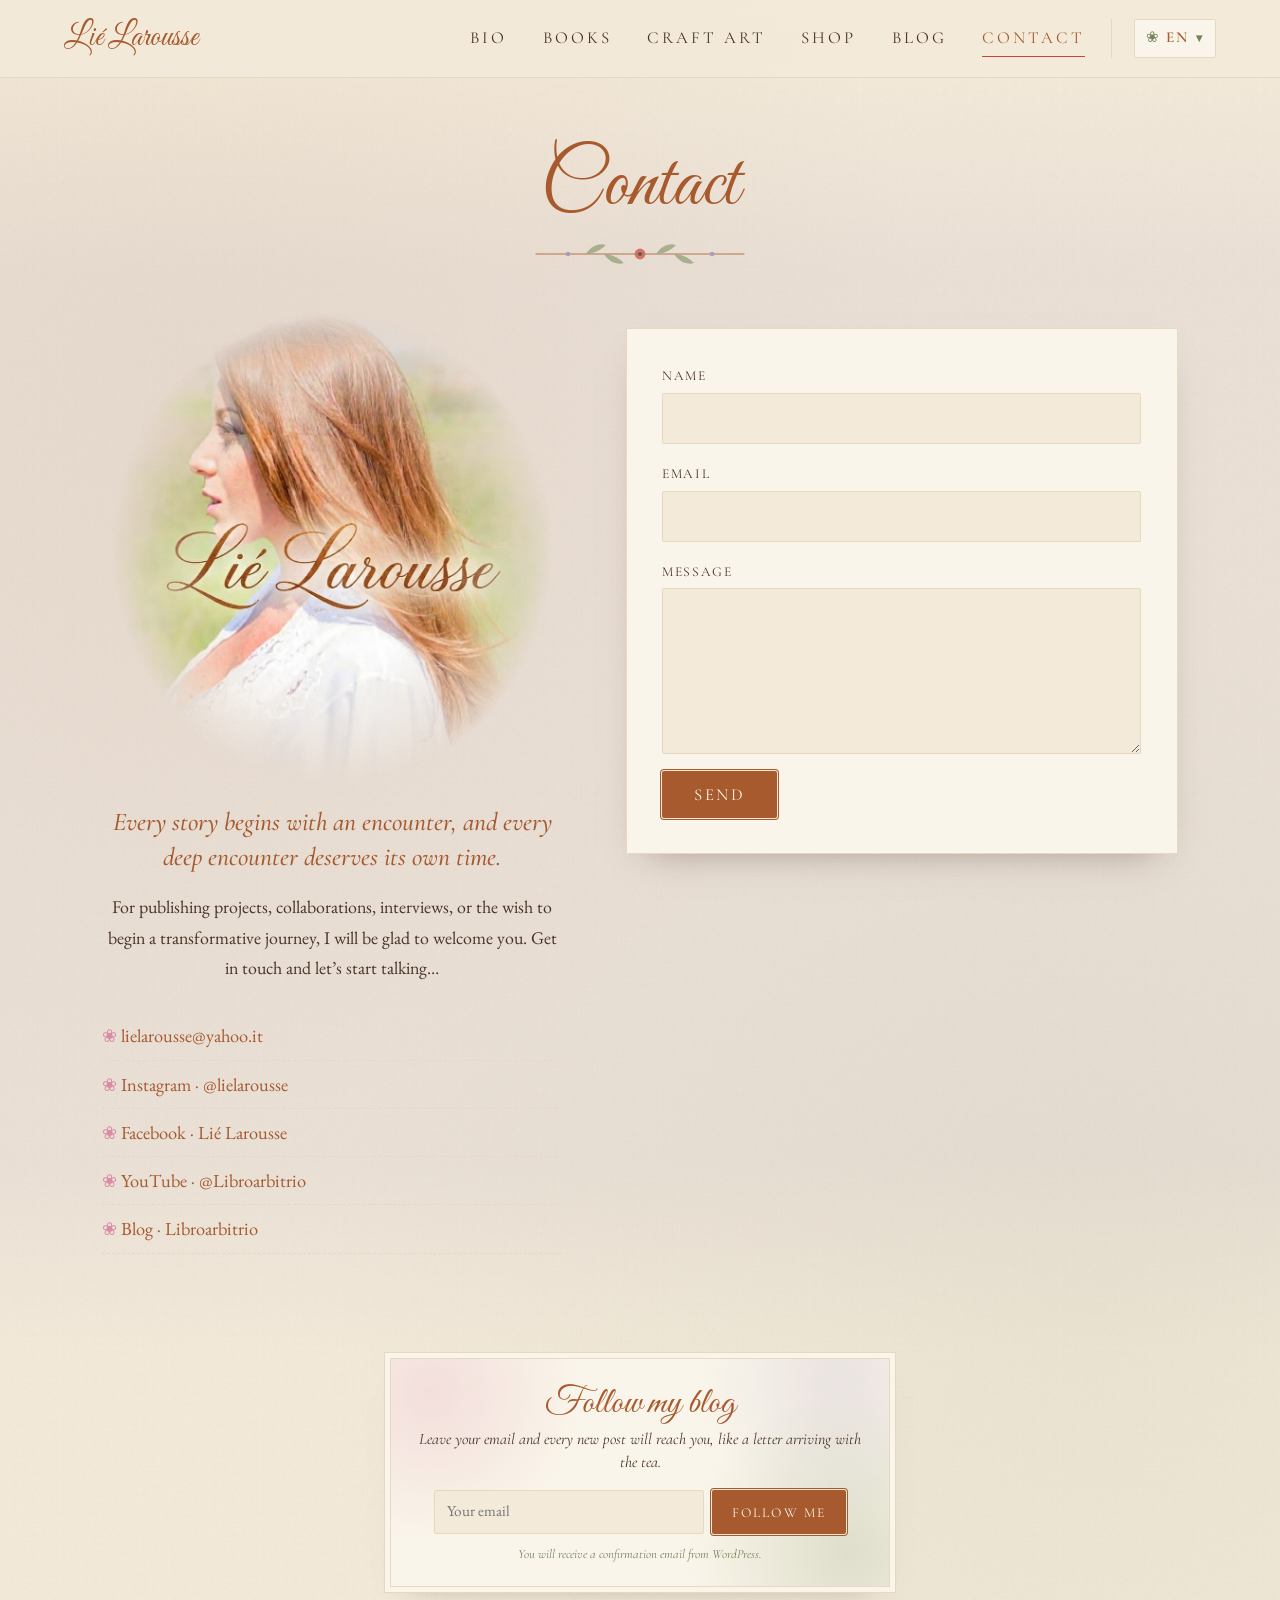
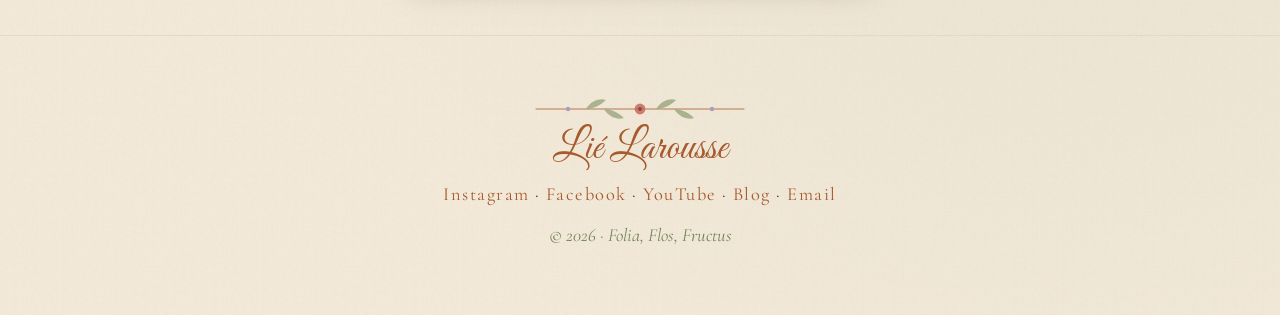
<file: en/contatti.html>
<!DOCTYPE html>
<html lang="en">
<head>
<meta charset="UTF-8">
<meta name="viewport" content="width=device-width, initial-scale=1">
<title>Contact · Lié Larousse</title>
<!-- seo -->
<meta name="description" content="Contact Lié Larousse for book presentations, interviews and collaborations. Email, Instagram, Facebook and YouTube.">
<link rel="canonical" href="https://lielarousse.it/en/contatti.html">
<link rel="alternate" hreflang="it" href="https://lielarousse.it/contatti.html">
<link rel="alternate" hreflang="en" href="https://lielarousse.it/en/contatti.html">
<link rel="alternate" hreflang="fr" href="https://lielarousse.it/fr/contatti.html">
<link rel="alternate" hreflang="x-default" href="https://lielarousse.it/contatti.html">
<meta property="og:type" content="website">
<meta property="og:site_name" content="Lié Larousse">
<meta property="og:title" content="Contact · Lié Larousse">
<meta property="og:description" content="Contact Lié Larousse for book presentations, interviews and collaborations. Email, Instagram, Facebook and YouTube.">
<meta property="og:url" content="https://lielarousse.it/en/contatti.html">
<meta property="og:image" content="https://lielarousse.it/img/condivisione.jpg">
<meta property="og:image:width" content="1200">
<meta property="og:image:height" content="630">
<meta property="og:image:alt" content="Lié Larousse">
<meta property="og:locale" content="en_GB">
<meta name="twitter:card" content="summary_large_image">
<meta name="twitter:title" content="Contact · Lié Larousse">
<meta name="twitter:description" content="Contact Lié Larousse for book presentations, interviews and collaborations. Email, Instagram, Facebook and YouTube.">
<meta name="twitter:image" content="https://lielarousse.it/img/condivisione.jpg">
<!-- /seo -->
<link rel="preconnect" href="https://fonts.googleapis.com">
<link rel="preconnect" href="https://fonts.gstatic.com" crossorigin>
<link href="https://fonts.googleapis.com/css2?family=Cormorant+Garamond:ital,wght@0,400;0,500;0,600;1,400&family=EB+Garamond:ital,wght@0,400;0,500;1,400&family=Great+Vibes&display=swap" rel="stylesheet">
<link rel="stylesheet" href="../style.css?v=20261025a">
<link rel="icon" href="../favicon.ico" sizes="any">
<link rel="icon" type="image/png" sizes="48x48" href="../img/favicon-48.png?v=2">
<link rel="icon" type="image/png" sizes="96x96" href="../img/favicon-96.png?v=2">
<link rel="icon" type="image/png" sizes="144x144" href="../img/favicon-144.png?v=2">
<link rel="icon" type="image/png" sizes="192x192" href="../img/icona-192.png?v=2">
<link rel="apple-touch-icon" href="../img/apple-touch-icon.png?v=2">
</head>
<body>

<svg width="0" height="0" style="position:absolute" aria-hidden="true">
  <defs>
    <symbol id="rametto" viewBox="0 0 240 40">
      <path d="M4 20 C60 20 180 20 236 20" stroke="currentColor" stroke-width="1.2" fill="none"/>
      <g fill="#8A9A6E" opacity=".85">
        <path d="M60 20 c6-10 16-12 22-10 c-6 6-14 10-22 10z"/>
        <path d="M80 20 c6 10 16 12 22 10 c-6-6-14-10-22-10z"/>
        <path d="M138 20 c6-10 16-12 22-10 c-6 6-14 10-22 10z"/>
        <path d="M158 20 c6 10 16 12 22 10 c-6-6-14-10-22-10z"/>
      </g>
      <circle cx="120" cy="20" r="6" fill="#C8453A" opacity=".85"/>
      <circle cx="120" cy="20" r="2.2" fill="#4A3428"/>
      <circle cx="40" cy="20" r="2.5" fill="#9C8DB8"/>
      <circle cx="200" cy="20" r="2.5" fill="#9C8DB8"/>
    </symbol>
  </defs>
</svg>

<header class="nav">
  <a href="index.html" class="nav-logo">Lié Larousse</a>
  <button class="nav-toggle" aria-label="Open the menu" aria-expanded="false">☰</button>
  <nav class="nav-links">
    <a href="index.html">Bio</a>
    <a href="libri.html">Books</a>
    <a href="arte.html">Craft Art</a>
    <a href="https://www.etsy.com/people/pzcn2gzs" class="nav-shop" target="_blank" rel="noopener">Shop</a>
    <a href="blog.html">Blog</a>
    <a href="contatti.html" class="attivo" aria-current="page">Contact</a>
  </nav>
  <details class="lingue"><summary aria-label="Language"><span class="lingue-globo" aria-hidden="true">❀</span>EN<span class="lingue-freccia" aria-hidden="true">▾</span></summary><ul><li><a href="../contatti.html" hreflang="it" lang="it"><b>IT</b> Italiano</a></li><li><a href="contatti.html" hreflang="en" lang="en" class="attivo" aria-current="true"><b>EN</b> English</a></li><li><a href="../fr/contatti.html" hreflang="fr" lang="fr"><b>FR</b> Français</a></li></ul></details>
</header>

<main>
<section class="section section-alt">
  <div class="section-head">
    <h1 class="script">Contact</h1>
    <svg class="rametto"><use href="#rametto"/></svg>
  </div>
  <div class="contatti">
    <div class="contatti-text">
      <img src="../img/lie-ritratto.jpg" alt="Lié Larousse" class="contatti-foto">
      <p class="contatti-incipit">Every story begins with an encounter, and every deep encounter deserves its own time.</p>
      <p class="contatti-invito">For publishing projects, collaborations, interviews, or the wish to begin a transformative journey, I will be glad to welcome you. Get in touch and let’s start talking…</p>
      <ul class="social">
        <li><a href="mailto:lielarousse@yahoo.it">lielarousse@yahoo.it</a></li>
        <li><a href="https://www.instagram.com/lielarousse/" target="_blank" rel="noopener">Instagram · @lielarousse</a></li>
        <li><a href="https://www.facebook.com/lie.larousse/" target="_blank" rel="noopener">Facebook · Lié Larousse</a></li>
        <li><a href="https://www.youtube.com/@Libroarbitrio" target="_blank" rel="noopener">YouTube · @Libroarbitrio</a></li>
        <li><a href="https://libroarbitrio.wordpress.com/" target="_blank" rel="noopener">Blog · Libroarbitrio</a></li>
      </ul>
    </div>
    <form class="form paper-card" id="modulo">
      <label>Name<input type="text" name="nome" required></label>
      <label>Email<input type="email" name="email" required></label>
      <label>Message<textarea name="messaggio" rows="5" required></textarea></label>
      <button type="submit" class="btn">Send</button>
    </form>
  </div>
</section>
</main>

<section class="seguimi">
  <div class="seguimi-card">
    <h2 class="script">Follow my blog</h2>
    <p class="seguimi-sub">Leave your email and every new post will reach you, like a letter arriving with the tea.</p>
    <form class="seguimi-form" action="https://subscribe.wordpress.com" method="post" accept-charset="utf-8" target="_blank">
      <label class="sr-only" for="seguimi-email">Your email</label>
      <input id="seguimi-email" type="email" name="email" placeholder="Your email" required>
      <input type="hidden" name="action" value="subscribe">
      <input type="hidden" name="blog_id" value="41591328">
      <input type="hidden" name="source" value="https://libroarbitrio.wordpress.com/">
      <input type="hidden" name="sub-type" value="widget">
      <input type="hidden" name="redirect_fragment" value="blog_subscription">
      <button type="submit" class="btn">Follow me</button>
    </form>
    <p class="seguimi-nota">You will receive a confirmation email from WordPress.</p>
  </div>
</section>

<footer class="footer">
  <svg class="rametto"><use href="#rametto"/></svg>
  <p class="script">Lié Larousse</p>
  <p class="footer-social">
    <a href="https://www.instagram.com/lielarousse/" target="_blank" rel="noopener">Instagram</a> · <a href="https://www.facebook.com/lie.larousse/" target="_blank" rel="noopener">Facebook</a> · <a href="https://www.youtube.com/@Libroarbitrio" target="_blank" rel="noopener">YouTube</a> · <a href="https://libroarbitrio.wordpress.com/" target="_blank" rel="noopener">Blog</a> · <a href="mailto:lielarousse@yahoo.it">Email</a>
  </p>
  <p class="small">© 2026 · Folia, Flos, Fructus</p>
</footer>

<script>
  (function () {
    if (!('IntersectionObserver' in window) || matchMedia('(prefers-reduced-motion: reduce)').matches) return;
    const sel = '.section-head, .bio-photo, .bio-text > *, .libro, .youtube, .video-box, .contatti-text > *, .form, .seguimi-card, .tesoro, .arte-voce, .arte-intro > *, .arte-invito';
    const els = document.querySelectorAll(sel);
    document.documentElement.classList.add('anima');
    const io = new IntersectionObserver(voci => {
      voci.forEach(v => { if (v.isIntersecting) { v.target.classList.add('visto'); io.unobserve(v.target); } });
    }, { threshold: 0.12, rootMargin: '0px 0px -40px 0px' });
    els.forEach((el, i) => {
      const fratelli = [...el.parentElement.children].filter(c => c.matches(sel));
      el.style.setProperty('--ritardo-in', (fratelli.indexOf(el) % 3) * 0.12 + 's');
      io.observe(el);
    });
  })();
  const lg = document.querySelector('.lingue');
  if (lg) document.addEventListener('click', e => { if (!lg.contains(e.target)) lg.removeAttribute('open'); });
  const t = document.querySelector('.nav-toggle'), l = document.querySelector('.nav-links');
  t.addEventListener('click', () => { const o = l.classList.toggle('open'); t.setAttribute('aria-expanded', o); });
  l.querySelectorAll('a').forEach(a => a.addEventListener('click', () => { l.classList.remove('open'); t.setAttribute('aria-expanded', false); }));
  const f = document.getElementById('modulo');
  if (f) f.addEventListener('submit', e => {
    e.preventDefault();
    const d = new FormData(f);
    const corpo = d.get('messaggio') + '\n\n' + d.get('nome') + ' · ' + d.get('email');
    location.href = 'mailto:lielarousse@yahoo.it?subject=' + encodeURIComponent('Message from the website, from ' + d.get('nome')) + '&body=' + encodeURIComponent(corpo);
  });
</script>
</body>
</html>
</file>
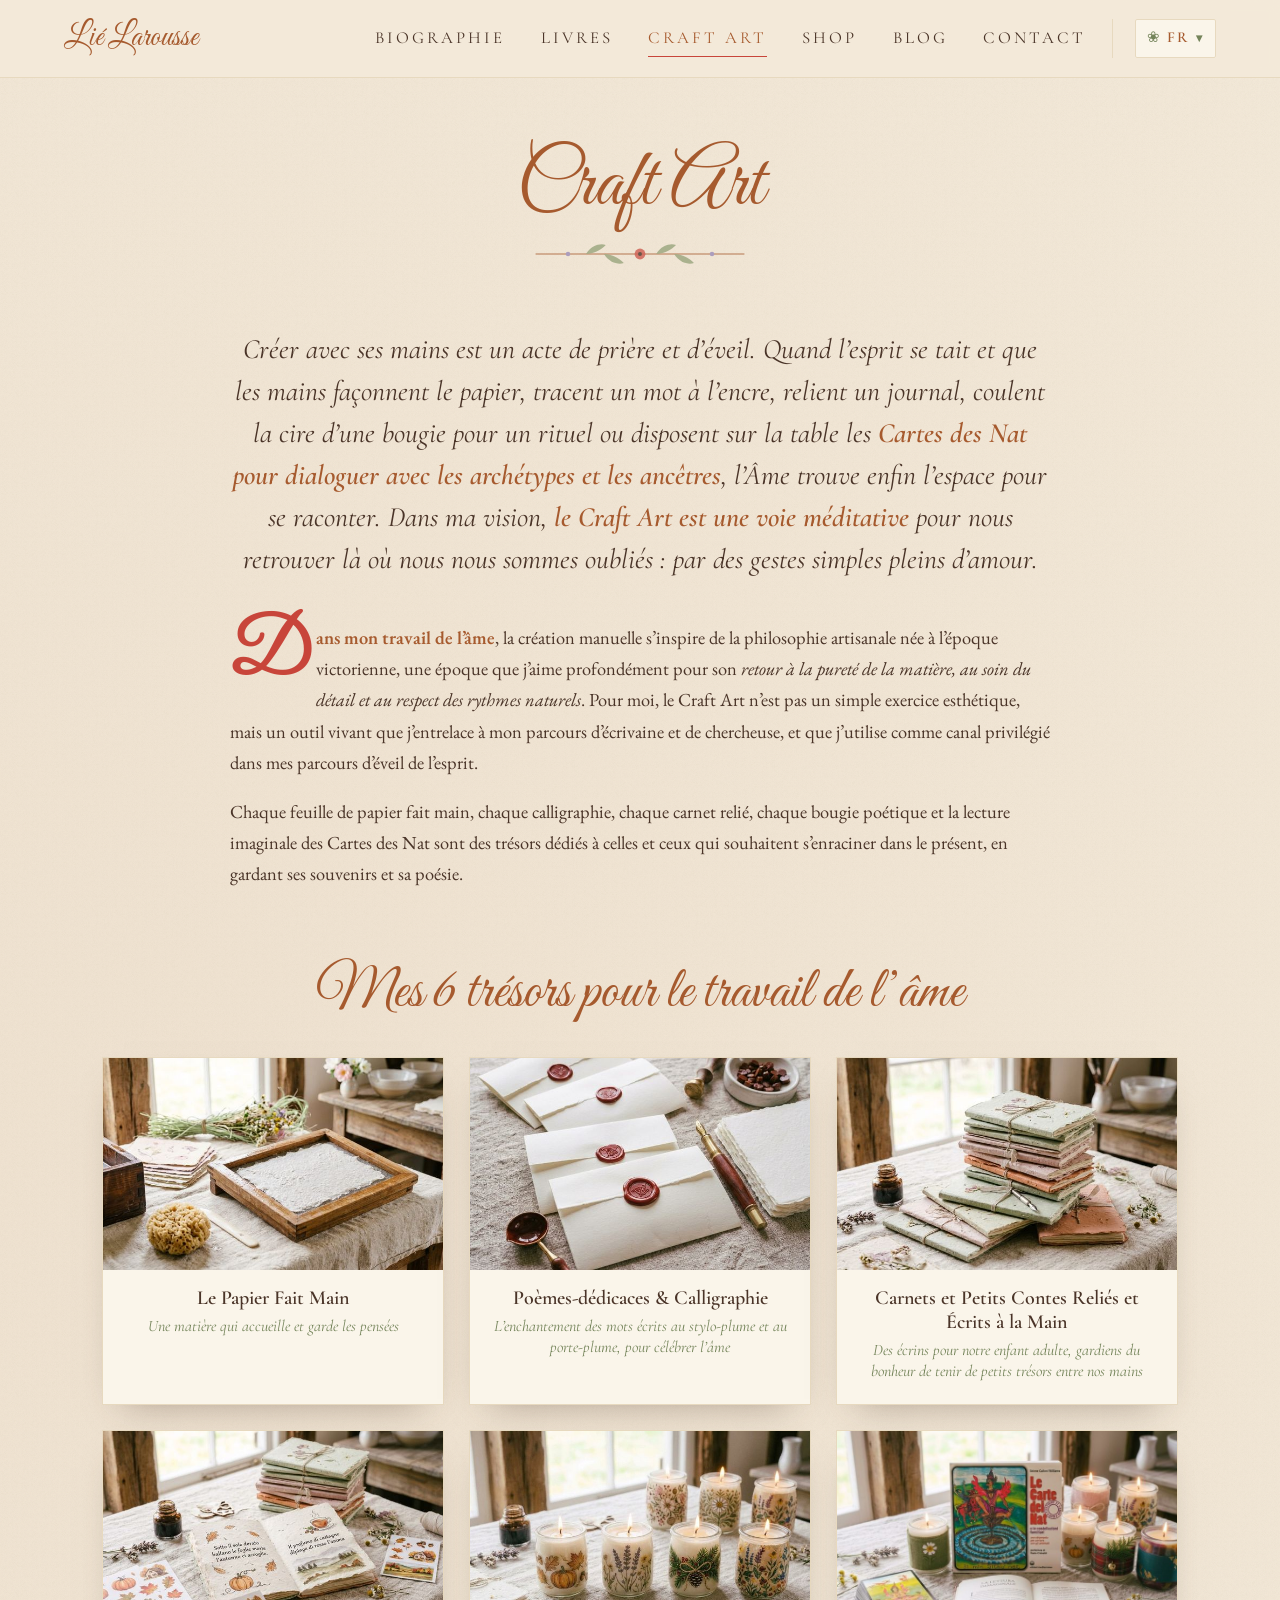
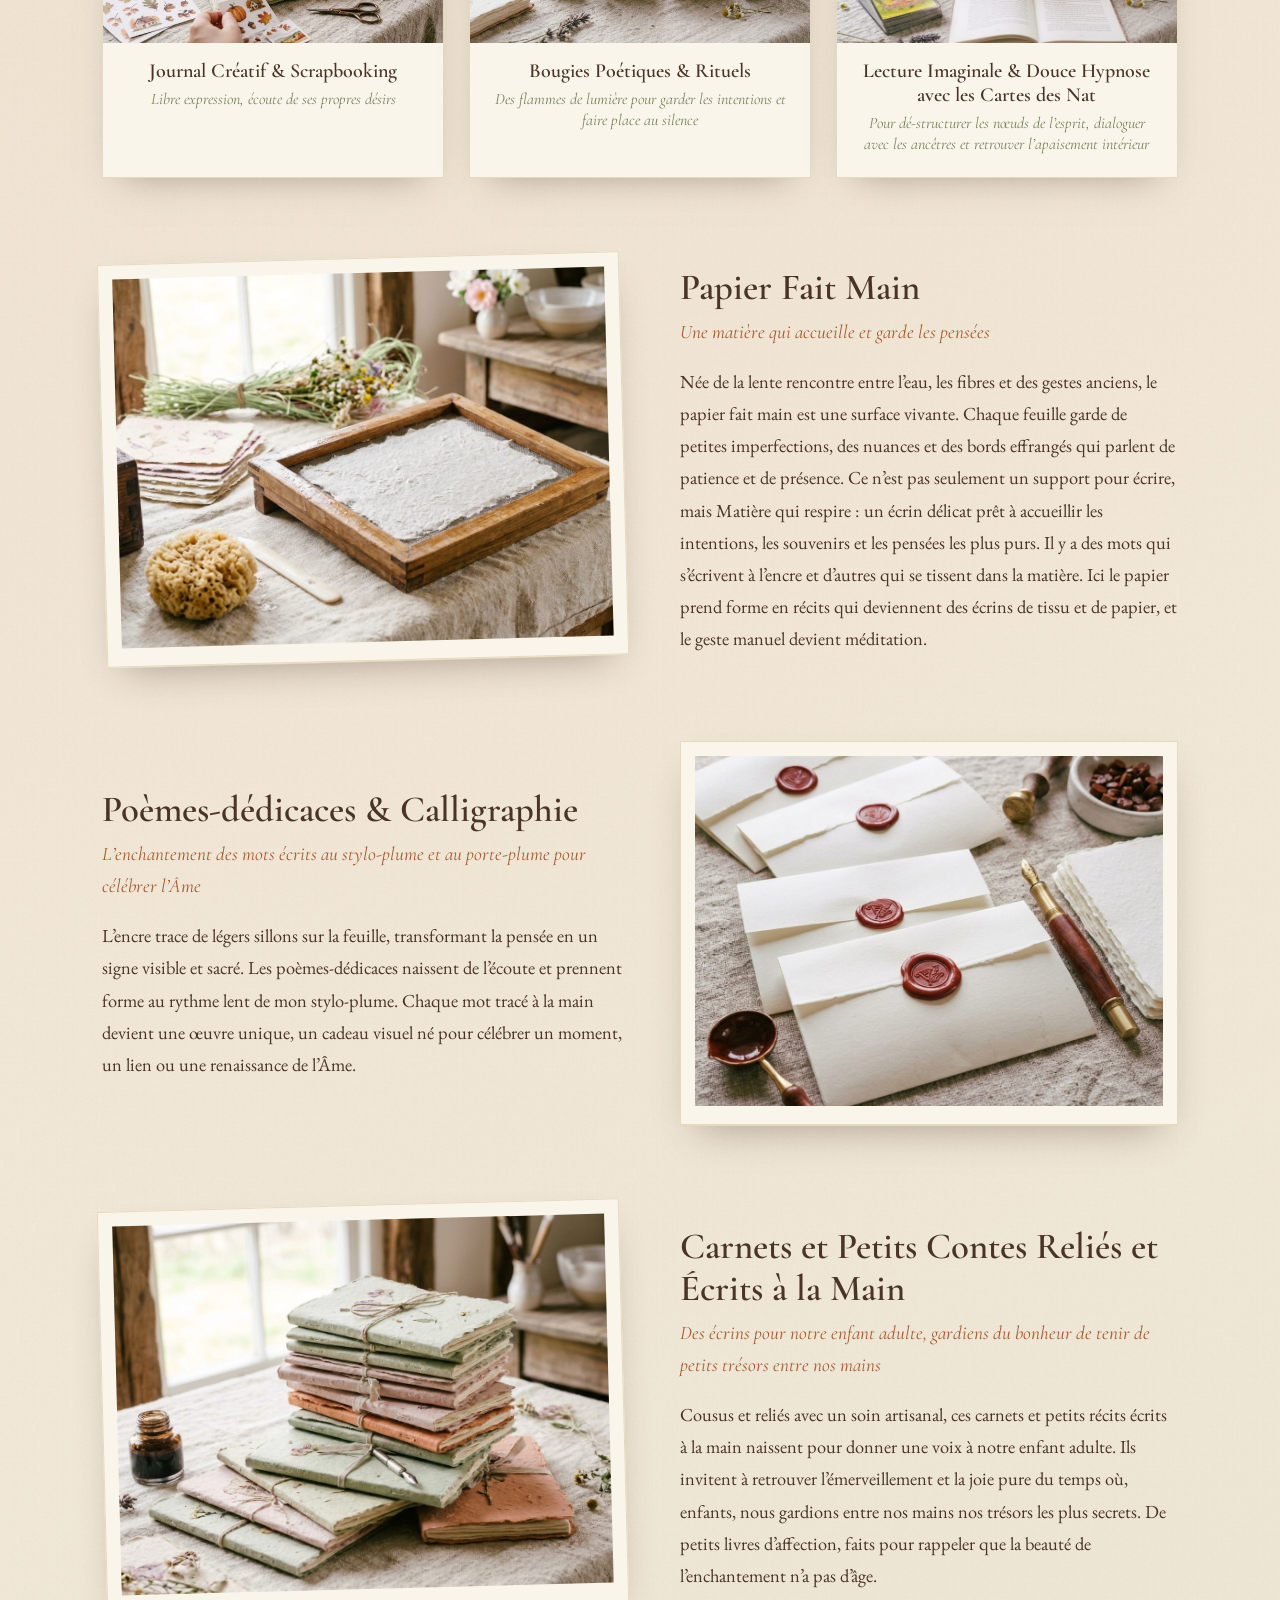
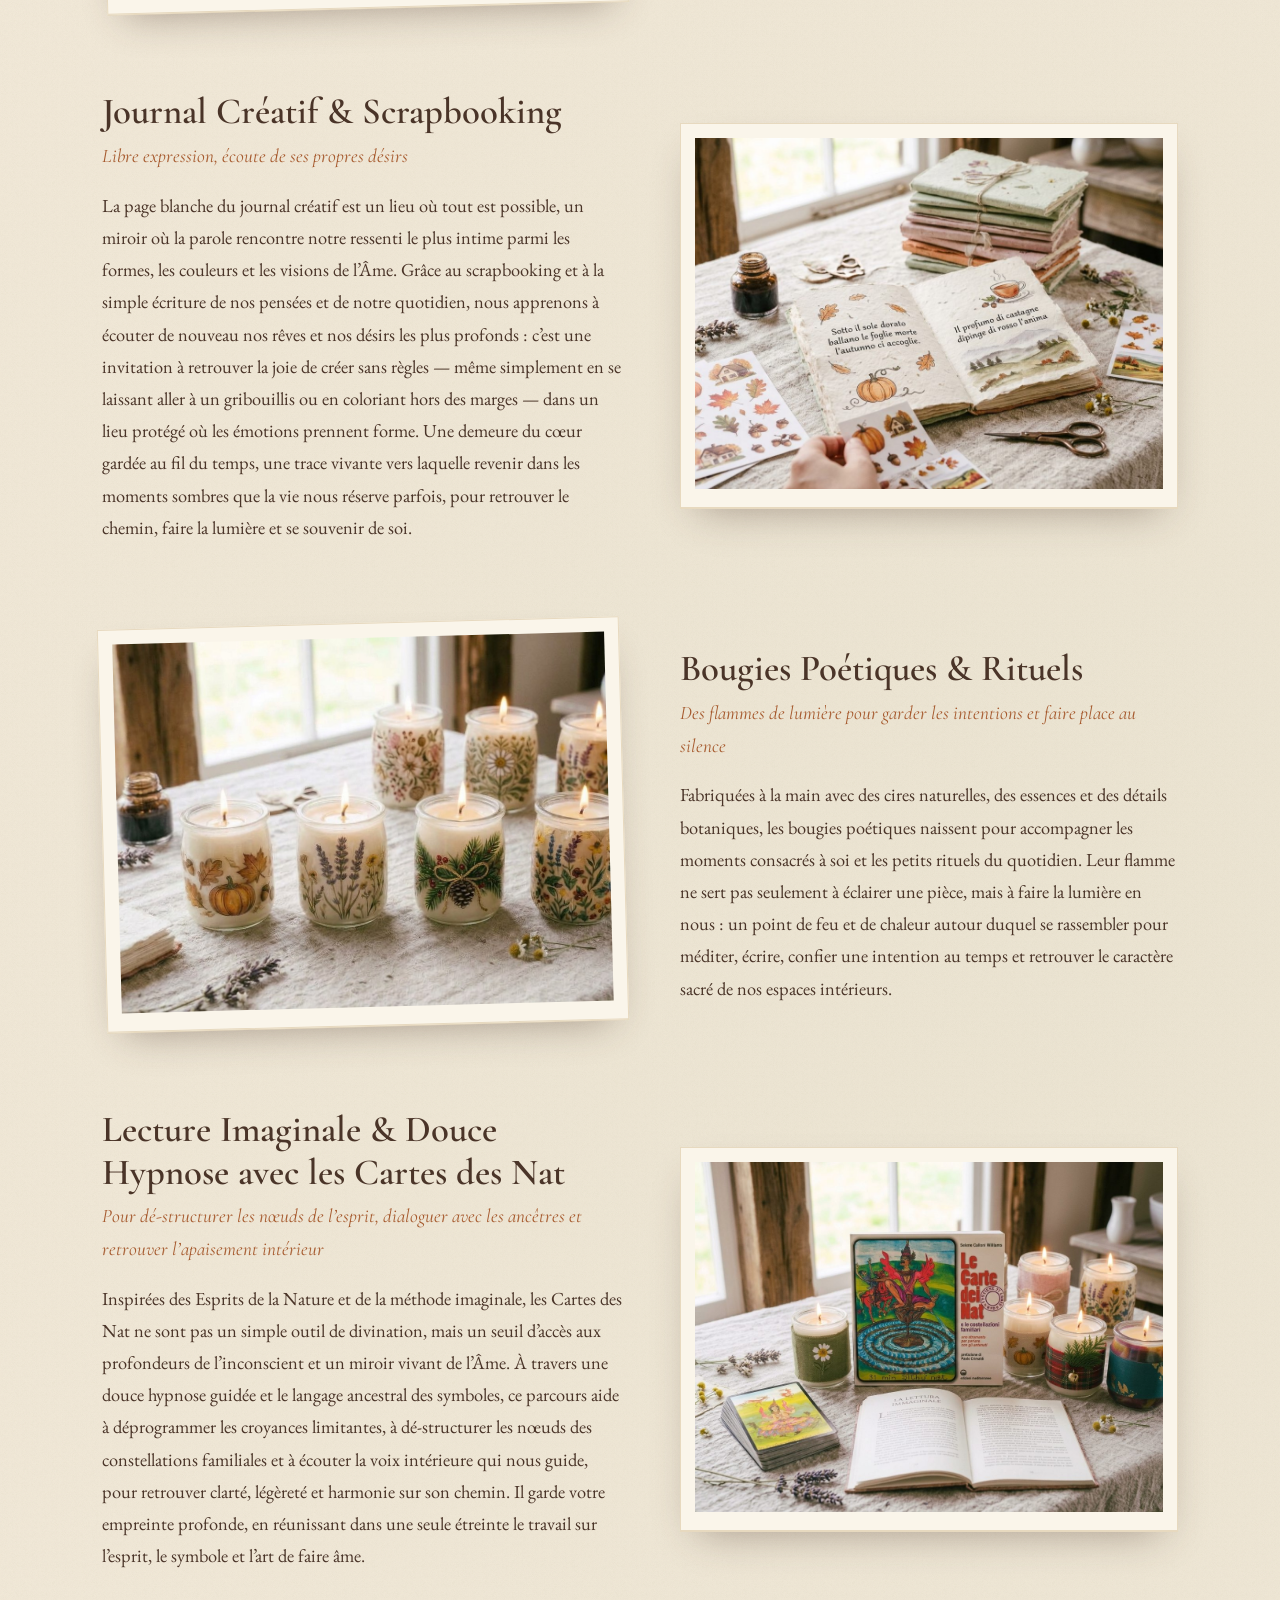
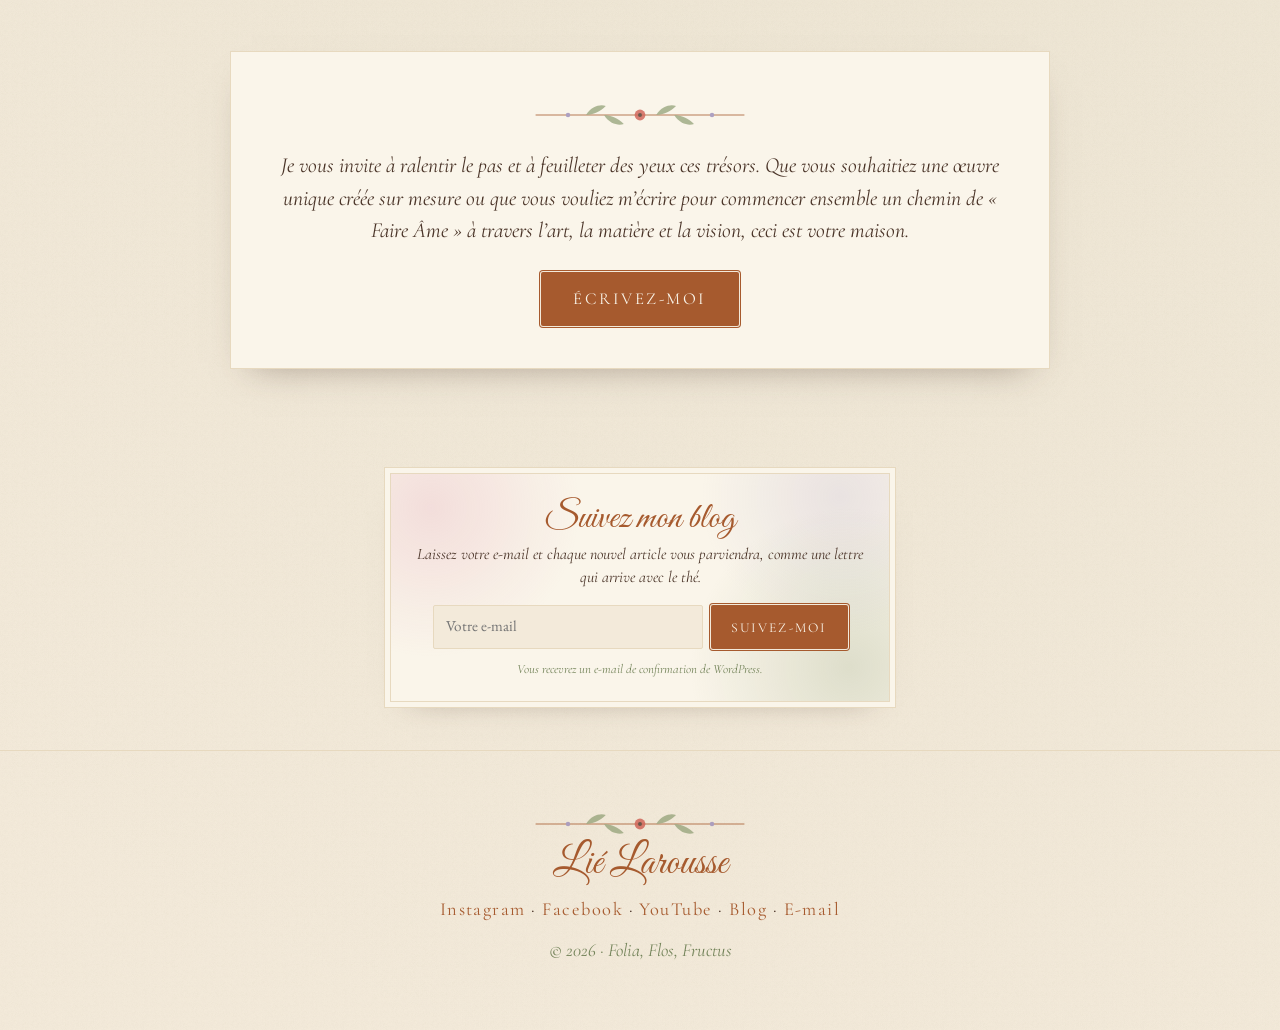
<file: fr/arte.html>
<!DOCTYPE html>
<html lang="fr">
<head>
<meta charset="UTF-8">
<meta name="viewport" content="width=device-width, initial-scale=1">
<title>Craft Art · Lié Larousse</title>
<!-- seo -->
<meta name="description" content="Craft Art de Lié Larousse : papier fait main, poèmes-dédicaces et calligraphie, carnets reliés, journal créatif, bougies poétiques et lecture imaginale avec les Cartes des Nat.">
<link rel="canonical" href="https://lielarousse.it/fr/arte.html">
<link rel="alternate" hreflang="it" href="https://lielarousse.it/arte.html">
<link rel="alternate" hreflang="en" href="https://lielarousse.it/en/arte.html">
<link rel="alternate" hreflang="fr" href="https://lielarousse.it/fr/arte.html">
<link rel="alternate" hreflang="x-default" href="https://lielarousse.it/arte.html">
<meta property="og:type" content="website">
<meta property="og:site_name" content="Lié Larousse">
<meta property="og:title" content="Craft Art · Lié Larousse">
<meta property="og:description" content="Craft Art de Lié Larousse : papier fait main, poèmes-dédicaces et calligraphie, carnets reliés, journal créatif, bougies poétiques et lecture imaginale avec les Cartes des Nat.">
<meta property="og:url" content="https://lielarousse.it/fr/arte.html">
<meta property="og:image" content="https://lielarousse.it/img/condivisione.jpg">
<meta property="og:image:width" content="1200">
<meta property="og:image:height" content="630">
<meta property="og:image:alt" content="Lié Larousse">
<meta property="og:locale" content="fr_FR">
<meta name="twitter:card" content="summary_large_image">
<meta name="twitter:title" content="Craft Art · Lié Larousse">
<meta name="twitter:description" content="Craft Art de Lié Larousse : papier fait main, poèmes-dédicaces et calligraphie, carnets reliés, journal créatif, bougies poétiques et lecture imaginale avec les Cartes des Nat.">
<meta name="twitter:image" content="https://lielarousse.it/img/condivisione.jpg">
<!-- /seo -->
<link rel="preconnect" href="https://fonts.googleapis.com">
<link rel="preconnect" href="https://fonts.gstatic.com" crossorigin>
<link href="https://fonts.googleapis.com/css2?family=Cormorant+Garamond:ital,wght@0,400;0,500;0,600;1,400&family=EB+Garamond:ital,wght@0,400;0,500;1,400&family=Great+Vibes&display=swap" rel="stylesheet">
<link rel="stylesheet" href="../style.css?v=20261025a">
<link rel="icon" href="../favicon.ico" sizes="any">
<link rel="icon" type="image/png" sizes="48x48" href="../img/favicon-48.png?v=2">
<link rel="icon" type="image/png" sizes="96x96" href="../img/favicon-96.png?v=2">
<link rel="icon" type="image/png" sizes="144x144" href="../img/favicon-144.png?v=2">
<link rel="icon" type="image/png" sizes="192x192" href="../img/icona-192.png?v=2">
<link rel="apple-touch-icon" href="../img/apple-touch-icon.png?v=2">
</head>
<body>

<svg width="0" height="0" style="position:absolute" aria-hidden="true">
  <defs>
    <symbol id="rametto" viewBox="0 0 240 40">
      <path d="M4 20 C60 20 180 20 236 20" stroke="currentColor" stroke-width="1.2" fill="none"/>
      <g fill="#8A9A6E" opacity=".85">
        <path d="M60 20 c6-10 16-12 22-10 c-6 6-14 10-22 10z"/>
        <path d="M80 20 c6 10 16 12 22 10 c-6-6-14-10-22-10z"/>
        <path d="M138 20 c6-10 16-12 22-10 c-6 6-14 10-22 10z"/>
        <path d="M158 20 c6 10 16 12 22 10 c-6-6-14-10-22-10z"/>
      </g>
      <circle cx="120" cy="20" r="6" fill="#C8453A" opacity=".85"/>
      <circle cx="120" cy="20" r="2.2" fill="#4A3428"/>
      <circle cx="40" cy="20" r="2.5" fill="#9C8DB8"/>
      <circle cx="200" cy="20" r="2.5" fill="#9C8DB8"/>
    </symbol>
  </defs>
</svg>

<header class="nav">
  <a href="index.html" class="nav-logo">Lié Larousse</a>
  <button class="nav-toggle" aria-label="Ouvrir le menu" aria-expanded="false">☰</button>
  <nav class="nav-links">
    <a href="index.html">Biographie</a>
    <a href="libri.html">Livres</a>
    <a href="arte.html" class="attivo" aria-current="page">Craft Art</a>
    <a href="https://www.etsy.com/people/pzcn2gzs" class="nav-shop" target="_blank" rel="noopener">Shop</a>
    <a href="blog.html">Blog</a>
    <a href="contatti.html">Contact</a>
  </nav>
  <details class="lingue"><summary aria-label="Langue"><span class="lingue-globo" aria-hidden="true">❀</span>FR<span class="lingue-freccia" aria-hidden="true">▾</span></summary><ul><li><a href="../arte.html" hreflang="it" lang="it"><b>IT</b> Italiano</a></li><li><a href="../en/arte.html" hreflang="en" lang="en"><b>EN</b> English</a></li><li><a href="arte.html" hreflang="fr" lang="fr" class="attivo" aria-current="true"><b>FR</b> Français</a></li></ul></details>
</header>

<main>
<section class="section">
  <div class="section-head">
    <h1 class="script">Craft Art</h1>
    <svg class="rametto"><use href="#rametto"/></svg>
  </div>

  <div class="arte-intro">
    <blockquote class="arte-citazione">
      Créer avec ses mains est un acte de prière et d’éveil. Quand l’esprit se tait et que les mains façonnent le papier, tracent un mot à l’encre, relient un journal, coulent la cire d’une bougie pour un rituel ou disposent sur la table les <strong>Cartes des Nat pour dialoguer avec les archétypes et les ancêtres</strong>, l’Âme trouve enfin l’espace pour se raconter. Dans ma vision, <strong>le Craft Art est une voie méditative</strong> pour nous retrouver là où nous nous sommes oubliés : par des gestes simples pleins d’amour.
    </blockquote>
    <p class="dropcap"><strong>Dans mon travail de l’âme</strong>, la création manuelle s’inspire de la philosophie artisanale née à l’époque victorienne, une époque que j’aime profondément pour son <em>retour à la pureté de la matière, au soin du détail et au respect des rythmes naturels</em>. Pour moi, le Craft Art n’est pas un simple exercice esthétique, mais un outil vivant que j’entrelace à mon parcours d’écrivaine et de chercheuse, et que j’utilise comme canal privilégié dans mes parcours d’éveil de l’esprit.</p>
    <p>Chaque feuille de papier fait main, chaque calligraphie, chaque carnet relié, chaque bougie poétique et la lecture imaginale des Cartes des Nat sont des trésors dédiés à celles et ceux qui souhaitent s’enraciner dans le présent, en gardant ses souvenirs et sa poésie.</p>
  </div>

  <h2 class="tesori-titolo script">Mes 6 trésors pour le travail de l’âme</h2>
  <div class="tesori">
      <a class="tesoro paper-card" href="#carta">
        <img src="../img/arte/mini/carta.jpg" alt="Feuilles de papier fait main sur un tamis en bois, avec des fleurs séchées" loading="lazy">
        <span class="tesoro-testo"><strong>Le Papier Fait Main</strong><em>Une matière qui accueille et garde les pensées</em></span>
      </a>
      <a class="tesoro paper-card" href="#calligrafia">
        <img src="../img/arte/mini/calligrafia.jpg" alt="Enveloppes en papier fait main fermées par des cachets de cire, à côté d’un stylo-plume" loading="lazy">
        <span class="tesoro-testo"><strong>Poèmes-dédicaces & Calligraphie</strong><em>L’enchantement des mots écrits au stylo-plume et au porte-plume, pour célébrer l’âme</em></span>
      </a>
      <a class="tesoro paper-card" href="#quaderni">
        <img src="../img/arte/mini/quaderni.jpg" alt="Carnets reliés à la main en papier coloré, noués avec de la ficelle" loading="lazy">
        <span class="tesoro-testo"><strong>Carnets et Petits Contes Reliés et Écrits à la Main</strong><em>Des écrins pour notre enfant adulte, gardiens du bonheur de tenir de petits trésors entre nos mains</em></span>
      </a>
      <a class="tesoro paper-card" href="#diario">
        <img src="../img/arte/mini/diario.jpg" alt="Journal créatif ouvert avec des vers d’automne et des stickers à l’aquarelle" loading="lazy">
        <span class="tesoro-testo"><strong>Journal Créatif & Scrapbooking</strong><em>Libre expression, écoute de ses propres désirs</em></span>
      </a>
      <a class="tesoro paper-card" href="#candele">
        <img src="../img/arte/mini/candele.jpg?v=2" alt="Bougies dans des pots en verre décorés d’illustrations botaniques et saisonnières" loading="lazy">
        <span class="tesoro-testo"><strong>Bougies Poétiques & Rituels</strong><em>Des flammes de lumière pour garder les intentions et faire place au silence</em></span>
      </a>
      <a class="tesoro paper-card" href="#carte-dei-nat">
        <img src="../img/arte/mini/carte-dei-nat.jpg" alt="Le livre et le jeu des Cartes des Nat entre bougies et fleurs séchées" loading="lazy">
        <span class="tesoro-testo"><strong>Lecture Imaginale &amp; Douce Hypnose avec les Cartes des Nat</strong><em>Pour dé-structurer les nœuds de l’esprit, dialoguer avec les ancêtres et retrouver l’apaisement intérieur</em></span>
      </a>
  </div>

  <div class="arte-voci">
    <article class="arte-voce" id="carta">
      <figure class="arte-foto paper-frame tilt-l"><img src="../img/arte/carta.jpg" alt="Feuilles de papier fait main sur un tamis en bois, avec des fleurs séchées" loading="lazy"></figure>
      <div class="arte-testo">
        <h2>Papier Fait Main</h2>
        <p class="arte-sotto">Une matière qui accueille et garde les pensées</p>
        <p>Née de la lente rencontre entre l’eau, les fibres et des gestes anciens, le papier fait main est une surface vivante. Chaque feuille garde de petites imperfections, des nuances et des bords effrangés qui parlent de patience et de présence. Ce n’est pas seulement un support pour écrire, mais Matière qui respire : un écrin délicat prêt à accueillir les intentions, les souvenirs et les pensées les plus purs. Il y a des mots qui s’écrivent à l’encre et d’autres qui se tissent dans la matière. Ici le papier prend forme en récits qui deviennent des écrins de tissu et de papier, et le geste manuel devient méditation.</p>
      </div>
    </article>
    <article class="arte-voce arte-voce-rev" id="calligrafia">
      <figure class="arte-foto paper-frame"><img src="../img/arte/calligrafia.jpg" alt="Enveloppes en papier fait main fermées par des cachets de cire, à côté d’un stylo-plume" loading="lazy"></figure>
      <div class="arte-testo">
        <h2>Poèmes-dédicaces & Calligraphie</h2>
        <p class="arte-sotto">L’enchantement des mots écrits au stylo-plume et au porte-plume pour célébrer l’Âme</p>
        <p>L’encre trace de légers sillons sur la feuille, transformant la pensée en un signe visible et sacré. Les poèmes-dédicaces naissent de l’écoute et prennent forme au rythme lent de mon stylo-plume. Chaque mot tracé à la main devient une œuvre unique, un cadeau visuel né pour célébrer un moment, un lien ou une renaissance de l’Âme.</p>
      </div>
    </article>
    <article class="arte-voce" id="quaderni">
      <figure class="arte-foto paper-frame tilt-l"><img src="../img/arte/quaderni.jpg" alt="Carnets reliés à la main en papier coloré, noués avec de la ficelle" loading="lazy"></figure>
      <div class="arte-testo">
        <h2>Carnets et Petits Contes Reliés et Écrits à la Main</h2>
        <p class="arte-sotto">Des écrins pour notre enfant adulte, gardiens du bonheur de tenir de petits trésors entre nos mains</p>
        <p>Cousus et reliés avec un soin artisanal, ces carnets et petits récits écrits à la main naissent pour donner une voix à notre enfant adulte. Ils invitent à retrouver l’émerveillement et la joie pure du temps où, enfants, nous gardions entre nos mains nos trésors les plus secrets. De petits livres d’affection, faits pour rappeler que la beauté de l’enchantement n’a pas d’âge.</p>
      </div>
    </article>
    <article class="arte-voce arte-voce-rev" id="diario">
      <figure class="arte-foto paper-frame"><img src="../img/arte/diario.jpg" alt="Journal créatif ouvert avec des vers d’automne et des stickers à l’aquarelle" loading="lazy"></figure>
      <div class="arte-testo">
        <h2>Journal Créatif & Scrapbooking</h2>
        <p class="arte-sotto">Libre expression, écoute de ses propres désirs</p>
        <p>La page blanche du journal créatif est un lieu où tout est possible, un miroir où la parole rencontre notre ressenti le plus intime parmi les formes, les couleurs et les visions de l’Âme. Grâce au scrapbooking et à la simple écriture de nos pensées et de notre quotidien, nous apprenons à écouter de nouveau nos rêves et nos désirs les plus profonds : c’est une invitation à retrouver la joie de créer sans règles — même simplement en se laissant aller à un gribouillis ou en coloriant hors des marges — dans un lieu protégé où les émotions prennent forme. Une demeure du cœur gardée au fil du temps, une trace vivante vers laquelle revenir dans les moments sombres que la vie nous réserve parfois, pour retrouver le chemin, faire la lumière et se souvenir de soi.</p>
      </div>
    </article>
    <article class="arte-voce" id="candele">
      <figure class="arte-foto paper-frame tilt-l"><img src="../img/arte/candele.jpg?v=2" alt="Bougies dans des pots en verre décorés d’illustrations botaniques et saisonnières" loading="lazy"></figure>
      <div class="arte-testo">
        <h2>Bougies Poétiques & Rituels</h2>
        <p class="arte-sotto">Des flammes de lumière pour garder les intentions et faire place au silence</p>
        <p>Fabriquées à la main avec des cires naturelles, des essences et des détails botaniques, les bougies poétiques naissent pour accompagner les moments consacrés à soi et les petits rituels du quotidien. Leur flamme ne sert pas seulement à éclairer une pièce, mais à faire la lumière en nous : un point de feu et de chaleur autour duquel se rassembler pour méditer, écrire, confier une intention au temps et retrouver le caractère sacré de nos espaces intérieurs.</p>
      </div>
    </article>
    <article class="arte-voce arte-voce-rev" id="carte-dei-nat">
      <figure class="arte-foto paper-frame"><img src="../img/arte/carte-dei-nat.jpg" alt="Le livre et le jeu des Cartes des Nat entre bougies et fleurs séchées" loading="lazy"></figure>
      <div class="arte-testo">
        <h2>Lecture Imaginale &amp; Douce Hypnose avec les Cartes des Nat</h2>
        <p class="arte-sotto">Pour dé-structurer les nœuds de l’esprit, dialoguer avec les ancêtres et retrouver l’apaisement intérieur</p>
        <p>Inspirées des Esprits de la Nature et de la méthode imaginale, les Cartes des Nat ne sont pas un simple outil de divination, mais un seuil d’accès aux profondeurs de l’inconscient et un miroir vivant de l’Âme. À travers une douce hypnose guidée et le langage ancestral des symboles, ce parcours aide à déprogrammer les croyances limitantes, à dé-structurer les nœuds des constellations familiales et à écouter la voix intérieure qui nous guide, pour retrouver clarté, légèreté et harmonie sur son chemin. Il garde votre empreinte profonde, en réunissant dans une seule étreinte le travail sur l’esprit, le symbole et l’art de faire âme.</p>
      </div>
    </article>
  </div>

  <div class="arte-invito paper-card">
    <svg class="rametto"><use href="#rametto"/></svg>
    <p>Je vous invite à ralentir le pas et à feuilleter des yeux ces trésors. Que vous souhaitiez une œuvre unique créée sur mesure ou que vous vouliez m’écrire pour commencer ensemble un chemin de « Faire Âme » à travers l’art, la matière et la vision, ceci est votre maison.</p>
    <a href="contatti.html" class="btn">Écrivez-moi</a>
  </div>
</section>
</main>

<section class="seguimi">
  <div class="seguimi-card">
    <h2 class="script">Suivez mon blog</h2>
    <p class="seguimi-sub">Laissez votre e-mail et chaque nouvel article vous parviendra, comme une lettre qui arrive avec le thé.</p>
    <form class="seguimi-form" action="https://subscribe.wordpress.com" method="post" accept-charset="utf-8" target="_blank">
      <label class="sr-only" for="seguimi-email">Votre e-mail</label>
      <input id="seguimi-email" type="email" name="email" placeholder="Votre e-mail" required>
      <input type="hidden" name="action" value="subscribe">
      <input type="hidden" name="blog_id" value="41591328">
      <input type="hidden" name="source" value="https://libroarbitrio.wordpress.com/">
      <input type="hidden" name="sub-type" value="widget">
      <input type="hidden" name="redirect_fragment" value="blog_subscription">
      <button type="submit" class="btn">Suivez-moi</button>
    </form>
    <p class="seguimi-nota">Vous recevrez un e-mail de confirmation de WordPress.</p>
  </div>
</section>

<footer class="footer">
  <svg class="rametto"><use href="#rametto"/></svg>
  <p class="script">Lié Larousse</p>
  <p class="footer-social">
    <a href="https://www.instagram.com/lielarousse/" target="_blank" rel="noopener">Instagram</a> · <a href="https://www.facebook.com/lie.larousse/" target="_blank" rel="noopener">Facebook</a> · <a href="https://www.youtube.com/@Libroarbitrio" target="_blank" rel="noopener">YouTube</a> · <a href="https://libroarbitrio.wordpress.com/" target="_blank" rel="noopener">Blog</a> · <a href="mailto:lielarousse@yahoo.it">E-mail</a>
  </p>
  <p class="small">© 2026 · Folia, Flos, Fructus</p>
</footer>

<script>
  (function () {
    if (!('IntersectionObserver' in window) || matchMedia('(prefers-reduced-motion: reduce)').matches) return;
    const sel = '.section-head, .bio-photo, .bio-text > *, .libro, .youtube, .video-box, .contatti-text > *, .form, .seguimi-card, .tesoro, .arte-voce, .arte-intro > *, .arte-invito';
    const els = document.querySelectorAll(sel);
    document.documentElement.classList.add('anima');
    const io = new IntersectionObserver(voci => {
      voci.forEach(v => { if (v.isIntersecting) { v.target.classList.add('visto'); io.unobserve(v.target); } });
    }, { threshold: 0.12, rootMargin: '0px 0px -40px 0px' });
    els.forEach((el, i) => {
      const fratelli = [...el.parentElement.children].filter(c => c.matches(sel));
      el.style.setProperty('--ritardo-in', (fratelli.indexOf(el) % 3) * 0.12 + 's');
      io.observe(el);
    });
  })();
  const lg = document.querySelector('.lingue');
  if (lg) document.addEventListener('click', e => { if (!lg.contains(e.target)) lg.removeAttribute('open'); });
  const t = document.querySelector('.nav-toggle'), l = document.querySelector('.nav-links');
  t.addEventListener('click', () => { const o = l.classList.toggle('open'); t.setAttribute('aria-expanded', o); });
  l.querySelectorAll('a').forEach(a => a.addEventListener('click', () => { l.classList.remove('open'); t.setAttribute('aria-expanded', false); }));
  const f = document.getElementById('modulo');
  if (f) f.addEventListener('submit', e => {
    e.preventDefault();
    const d = new FormData(f);
    const corpo = d.get('messaggio') + '\n\n' + d.get('nome') + ' · ' + d.get('email');
    location.href = 'mailto:lielarousse@yahoo.it?subject=' + encodeURIComponent('Message du site, de la part de ' + d.get('nome')) + '&body=' + encodeURIComponent(corpo);
  });
</script>
</body>
</html>
</file>
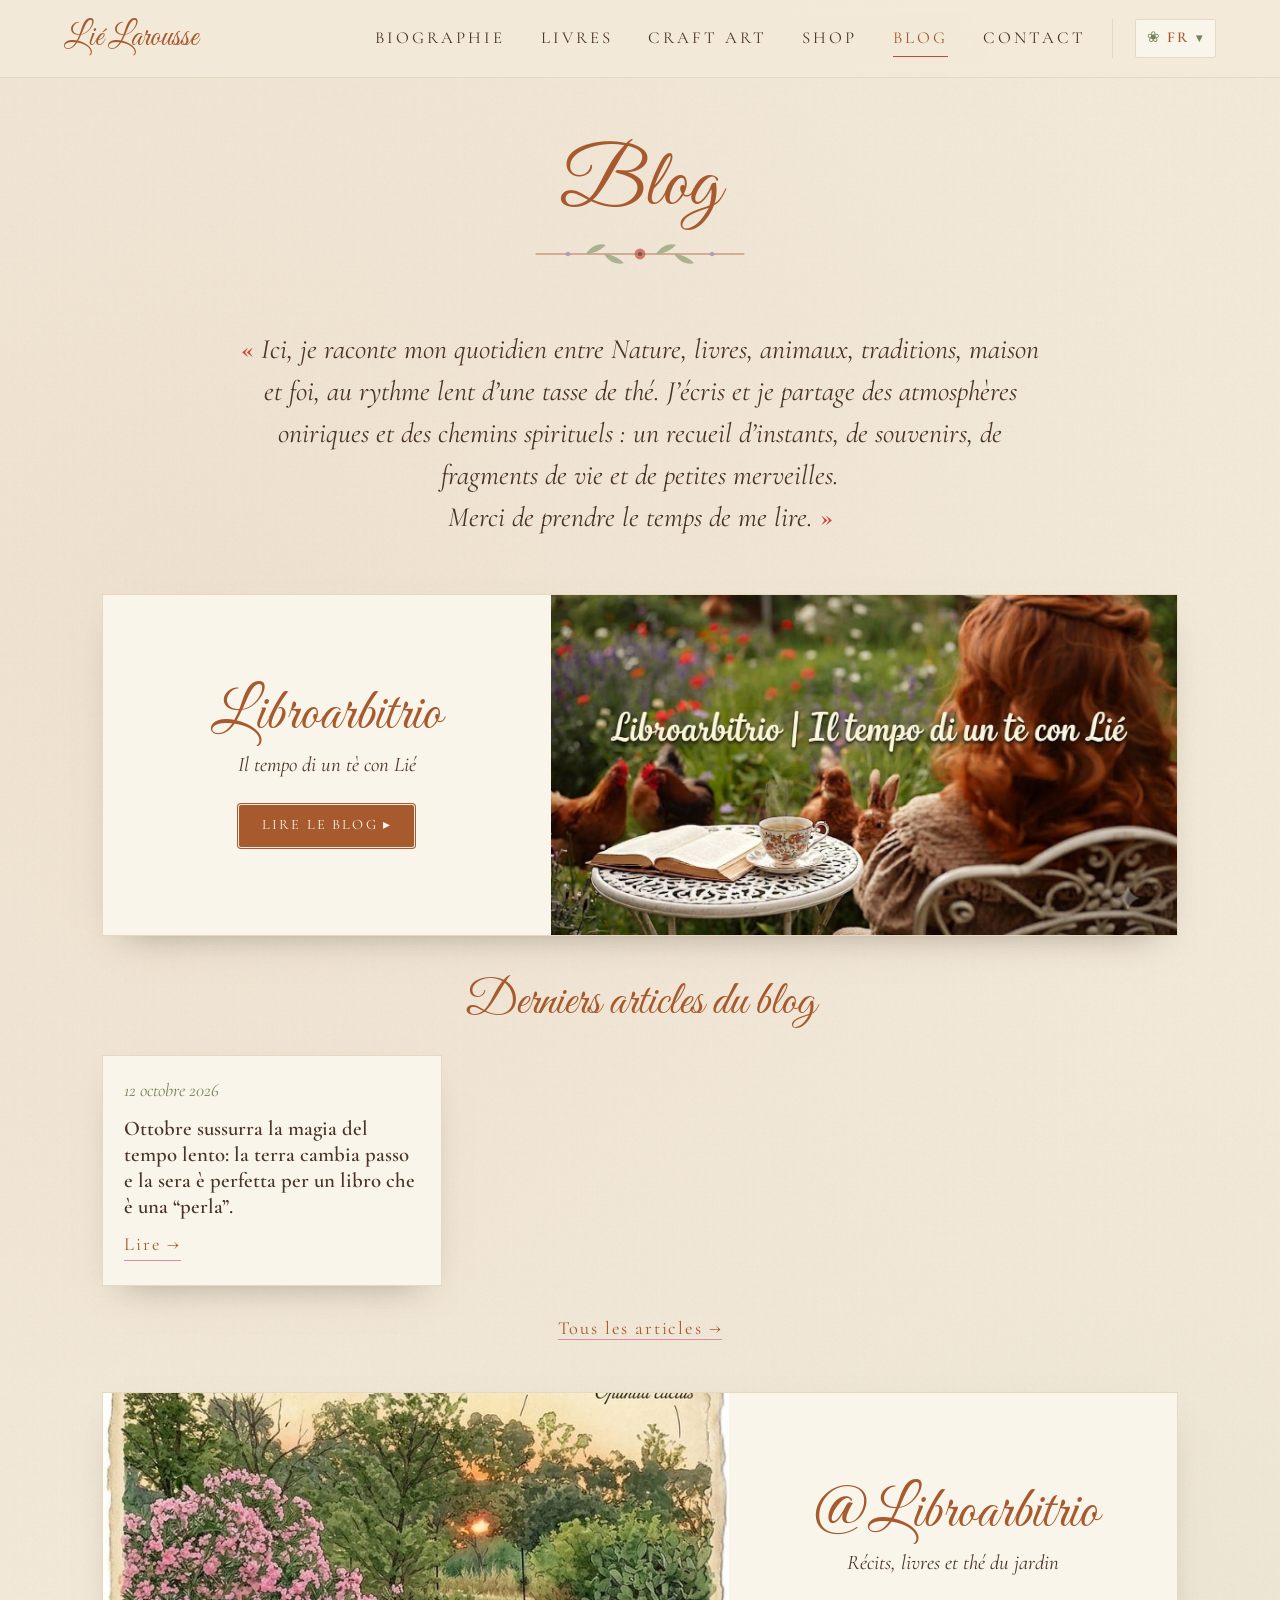
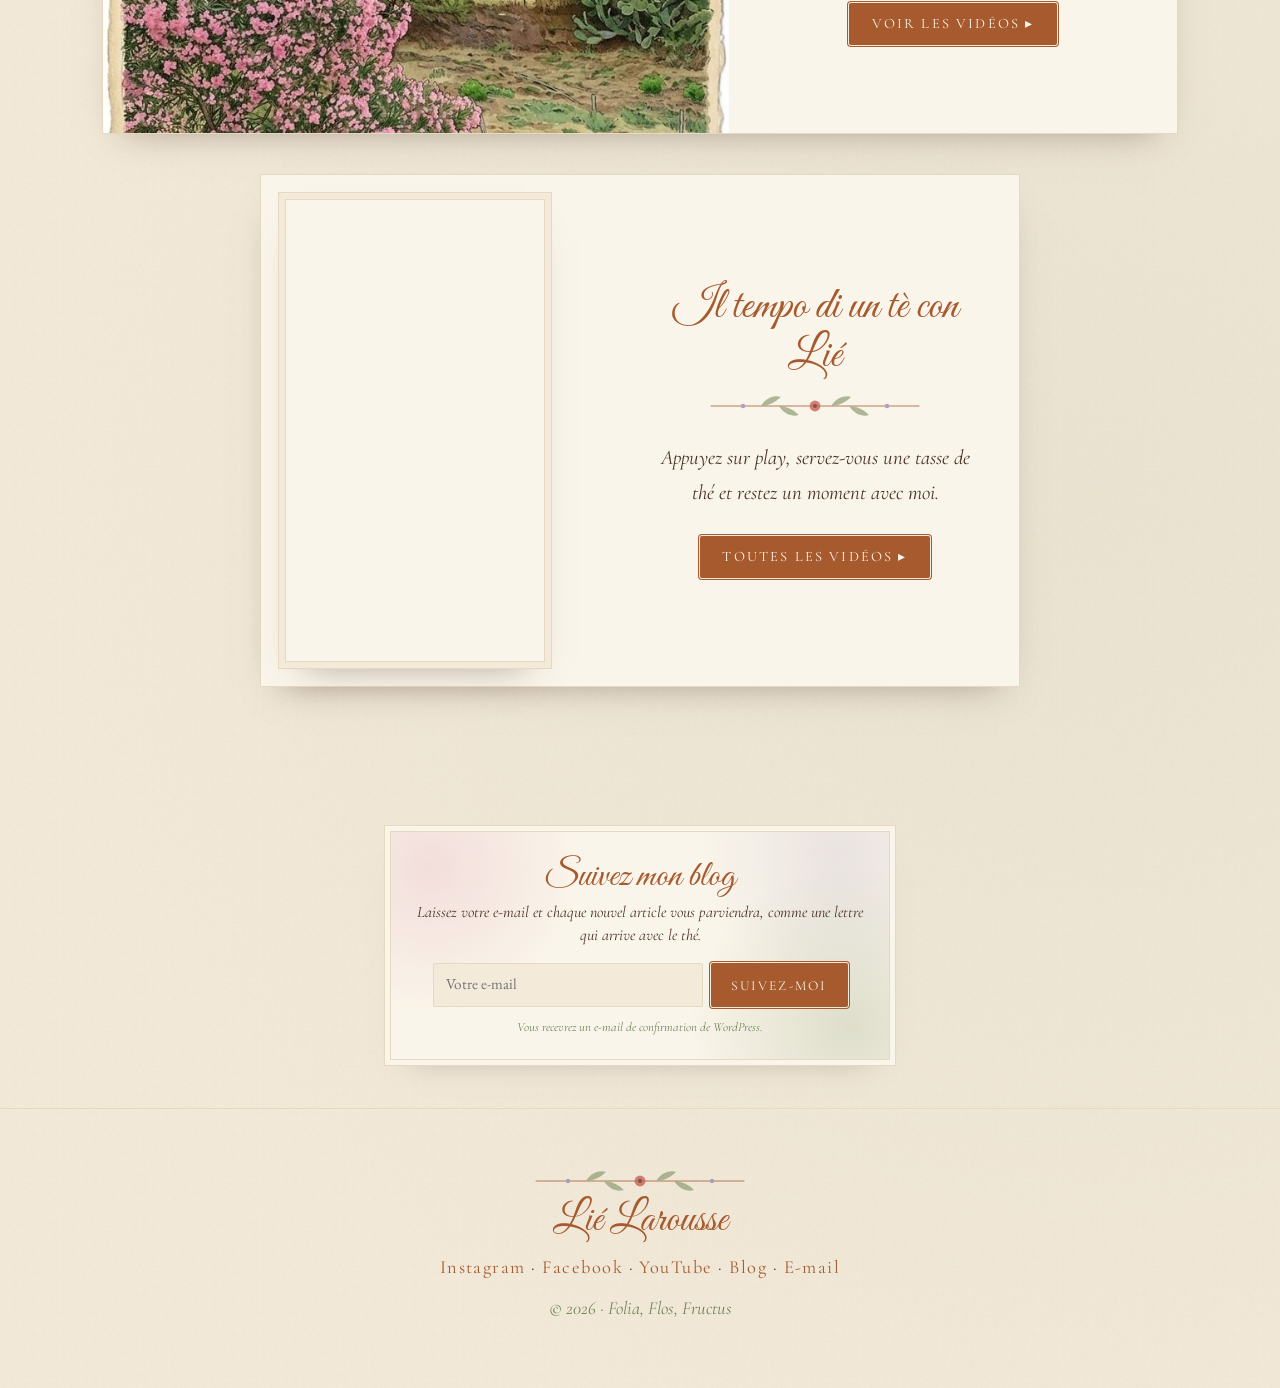
<file: fr/blog.html>
<!DOCTYPE html>
<html lang="fr">
<head>
<meta charset="UTF-8">
<meta name="viewport" content="width=device-width, initial-scale=1">
<title>Blog · Lié Larousse</title>
<!-- seo -->
<meta name="description" content="Libroarbitrio – Il tempo di un tè con Lié : le blog et la chaîne YouTube de Lié Larousse, entre livres, nature et temps lent.">
<link rel="canonical" href="https://lielarousse.it/fr/blog.html">
<link rel="alternate" hreflang="it" href="https://lielarousse.it/blog.html">
<link rel="alternate" hreflang="en" href="https://lielarousse.it/en/blog.html">
<link rel="alternate" hreflang="fr" href="https://lielarousse.it/fr/blog.html">
<link rel="alternate" hreflang="x-default" href="https://lielarousse.it/blog.html">
<meta property="og:type" content="website">
<meta property="og:site_name" content="Lié Larousse">
<meta property="og:title" content="Blog · Lié Larousse">
<meta property="og:description" content="Libroarbitrio – Il tempo di un tè con Lié : le blog et la chaîne YouTube de Lié Larousse, entre livres, nature et temps lent.">
<meta property="og:url" content="https://lielarousse.it/fr/blog.html">
<meta property="og:image" content="https://lielarousse.it/img/condivisione.jpg">
<meta property="og:image:width" content="1200">
<meta property="og:image:height" content="630">
<meta property="og:image:alt" content="Lié Larousse">
<meta property="og:locale" content="fr_FR">
<meta name="twitter:card" content="summary_large_image">
<meta name="twitter:title" content="Blog · Lié Larousse">
<meta name="twitter:description" content="Libroarbitrio – Il tempo di un tè con Lié : le blog et la chaîne YouTube de Lié Larousse, entre livres, nature et temps lent.">
<meta name="twitter:image" content="https://lielarousse.it/img/condivisione.jpg">
<!-- /seo -->
<link rel="preconnect" href="https://fonts.googleapis.com">
<link rel="preconnect" href="https://fonts.gstatic.com" crossorigin>
<link href="https://fonts.googleapis.com/css2?family=Cormorant+Garamond:ital,wght@0,400;0,500;0,600;1,400&family=EB+Garamond:ital,wght@0,400;0,500;1,400&family=Great+Vibes&display=swap" rel="stylesheet">
<link rel="stylesheet" href="../style.css?v=20261025a">
<link rel="icon" href="../favicon.ico" sizes="any">
<link rel="icon" type="image/png" sizes="48x48" href="../img/favicon-48.png?v=2">
<link rel="icon" type="image/png" sizes="96x96" href="../img/favicon-96.png?v=2">
<link rel="icon" type="image/png" sizes="144x144" href="../img/favicon-144.png?v=2">
<link rel="icon" type="image/png" sizes="192x192" href="../img/icona-192.png?v=2">
<link rel="apple-touch-icon" href="../img/apple-touch-icon.png?v=2">
</head>
<body>

<svg width="0" height="0" style="position:absolute" aria-hidden="true">
  <defs>
    <symbol id="rametto" viewBox="0 0 240 40">
      <path d="M4 20 C60 20 180 20 236 20" stroke="currentColor" stroke-width="1.2" fill="none"/>
      <g fill="#8A9A6E" opacity=".85">
        <path d="M60 20 c6-10 16-12 22-10 c-6 6-14 10-22 10z"/>
        <path d="M80 20 c6 10 16 12 22 10 c-6-6-14-10-22-10z"/>
        <path d="M138 20 c6-10 16-12 22-10 c-6 6-14 10-22 10z"/>
        <path d="M158 20 c6 10 16 12 22 10 c-6-6-14-10-22-10z"/>
      </g>
      <circle cx="120" cy="20" r="6" fill="#C8453A" opacity=".85"/>
      <circle cx="120" cy="20" r="2.2" fill="#4A3428"/>
      <circle cx="40" cy="20" r="2.5" fill="#9C8DB8"/>
      <circle cx="200" cy="20" r="2.5" fill="#9C8DB8"/>
    </symbol>
  </defs>
</svg>

<header class="nav">
  <a href="index.html" class="nav-logo">Lié Larousse</a>
  <button class="nav-toggle" aria-label="Ouvrir le menu" aria-expanded="false">☰</button>
  <nav class="nav-links">
    <a href="index.html">Biographie</a>
    <a href="libri.html">Livres</a>
    <a href="arte.html">Craft Art</a>
    <a href="https://www.etsy.com/people/pzcn2gzs" class="nav-shop" target="_blank" rel="noopener">Shop</a>
    <a href="blog.html" class="attivo" aria-current="page">Blog</a>
    <a href="contatti.html">Contact</a>
  </nav>
  <details class="lingue"><summary aria-label="Langue"><span class="lingue-globo" aria-hidden="true">❀</span>FR<span class="lingue-freccia" aria-hidden="true">▾</span></summary><ul><li><a href="../blog.html" hreflang="it" lang="it"><b>IT</b> Italiano</a></li><li><a href="../en/blog.html" hreflang="en" lang="en"><b>EN</b> English</a></li><li><a href="blog.html" hreflang="fr" lang="fr" class="attivo" aria-current="true"><b>FR</b> Français</a></li></ul></details>
</header>

<main>
<section class="section">
  <div class="section-head">
    <h1 class="script">Blog</h1>
    <svg class="rametto"><use href="#rametto"/></svg>
  </div>

  <div class="arte-intro libri-intro blog-intro">
    <blockquote class="arte-citazione"><span class="virg-rossa">«&nbsp;</span>Ici, je raconte mon quotidien entre Nature, livres, animaux, traditions, maison et foi, au rythme lent d’une tasse de thé. J’écris et je partage des atmosphères oniriques et des chemins spirituels&nbsp;: un recueil d’instants, de souvenirs, de fragments de vie et de petites merveilles.<br>Merci de prendre le temps de me lire.<span class="virg-rossa">&nbsp;»</span></blockquote>
  </div>

  <a class="youtube paper-card" href="https://libroarbitrio.wordpress.com/" target="_blank" rel="noopener">
    <img src="../img/lie-te-giardino.jpg" alt="" class="yt-thumb">
    <div class="yt-text">
      <h3 class="script">Libroarbitrio</h3>
      <p class="yt-sub">Il tempo di un tè con Lié</p>
      <span class="btn btn-small">Lire le blog ▸</span>
    </div>
  </a>

  <section class="ultimi" aria-labelledby="ultimi-titolo">
    <h3 id="ultimi-titolo" class="ultimi-titolo script">Derniers articles du blog</h3>
    <div class="articoli articoli-3" id="ultimi-articoli" data-leggi="Lire →">
      <article class="articolo paper-card">
        <div class="articolo-body">
          <p class="data">12 octobre 2026</p>
          <h4>Ottobre sussurra la magia del tempo lento: la terra cambia passo e la sera è perfetta per un libro che è una “perla”.</h4>
          <a href="https://libroarbitrio.wordpress.com/2026/10/12/ottobre-sussurra-la-magia-del-tempo-lento-la-terra-cambia-passo-e-la-sera-e-perfetta-per-un-libro-che-e-una-perla/" class="link" target="_blank" rel="noopener">Lire →</a>
        </div>
      </article>
    </div>
    <p class="ultimi-tutti"><a href="https://libroarbitrio.wordpress.com/" class="link" target="_blank" rel="noopener">Tous les articles →</a></p>
  </section>

  <a class="youtube youtube-rev paper-card" href="https://www.youtube.com/@Libroarbitrio" target="_blank" rel="noopener">
    <img src="../img/tavola-botanica.jpg?v=2" alt="" class="yt-thumb">
    <div class="yt-text">
      <h3 class="script">@Libroarbitrio</h3>
      <p class="yt-sub">Récits, livres et thé du jardin</p>
      <span class="btn btn-small">Voir les vidéos ▸</span>
    </div>
  </a>

  <div class="video-box paper-card">
    <div class="video-frame">
      <iframe src="https://www.youtube-nocookie.com/embed/TWXBxxGt_xg?rel=0" title="Vidéo de Lié Larousse sur YouTube" loading="lazy" allow="accelerometer; autoplay; clipboard-write; encrypted-media; gyroscope; picture-in-picture; web-share" referrerpolicy="strict-origin-when-cross-origin" allowfullscreen></iframe>
    </div>
    <div class="video-text">
      <h3 class="script">Il tempo di un tè con Lié</h3>
      <svg class="rametto"><use href="#rametto"/></svg>
      <p class="yt-sub">Appuyez sur play, servez-vous une tasse de thé et restez un moment avec moi.</p>
      <a href="https://www.youtube.com/@Libroarbitrio" class="btn btn-small" target="_blank" rel="noopener">Toutes les vidéos ▸</a>
    </div>
  </div>
</section>
</main>

<section class="seguimi">
  <div class="seguimi-card">
    <h2 class="script">Suivez mon blog</h2>
    <p class="seguimi-sub">Laissez votre e-mail et chaque nouvel article vous parviendra, comme une lettre qui arrive avec le thé.</p>
    <form class="seguimi-form" action="https://subscribe.wordpress.com" method="post" accept-charset="utf-8" target="_blank">
      <label class="sr-only" for="seguimi-email">Votre e-mail</label>
      <input id="seguimi-email" type="email" name="email" placeholder="Votre e-mail" required>
      <input type="hidden" name="action" value="subscribe">
      <input type="hidden" name="blog_id" value="41591328">
      <input type="hidden" name="source" value="https://libroarbitrio.wordpress.com/">
      <input type="hidden" name="sub-type" value="widget">
      <input type="hidden" name="redirect_fragment" value="blog_subscription">
      <button type="submit" class="btn">Suivez-moi</button>
    </form>
    <p class="seguimi-nota">Vous recevrez un e-mail de confirmation de WordPress.</p>
  </div>
</section>

<footer class="footer">
  <svg class="rametto"><use href="#rametto"/></svg>
  <p class="script">Lié Larousse</p>
  <p class="footer-social">
    <a href="https://www.instagram.com/lielarousse/" target="_blank" rel="noopener">Instagram</a> · <a href="https://www.facebook.com/lie.larousse/" target="_blank" rel="noopener">Facebook</a> · <a href="https://www.youtube.com/@Libroarbitrio" target="_blank" rel="noopener">YouTube</a> · <a href="https://libroarbitrio.wordpress.com/" target="_blank" rel="noopener">Blog</a> · <a href="mailto:lielarousse@yahoo.it">E-mail</a>
  </p>
  <p class="small">© 2026 · Folia, Flos, Fructus</p>
</footer>

<script>
  (async function () {
    const box = document.getElementById('ultimi-articoli');
    if (!box) return;
    try {
      const api = 'https://public-api.wordpress.com/rest/v1.1/sites/libroarbitrio.wordpress.com/posts/?number=3&fields=title,URL,date,excerpt,content';
      const dati = await fetch(api).then(r => r.json());
      if (!dati.posts || !dati.posts.length) return;
      const lingua = document.documentElement.lang || 'it';
      const leggi = box.dataset.leggi;
      const pulisci = h => { const d = document.createElement('div'); d.innerHTML = h; return d.textContent.trim(); };
      box.innerHTML = '';
      dati.posts.forEach(p => {
        const img = (p.content.match(/<img[^>]+src="([^"?]+)/) || [])[1];
        let estratto = pulisci(p.excerpt).replace(/\s+/g, ' ');
        if (estratto.length > 150) estratto = estratto.slice(0, 150).replace(/\s\S*$/, '') + '…';
        const data = new Date(p.date).toLocaleDateString(lingua, { day: 'numeric', month: 'long', year: 'numeric' });
        const a = document.createElement('a');
        a.className = 'articolo paper-card'; a.href = p.URL; a.target = '_blank'; a.rel = 'noopener';
        a.innerHTML = (img ? '<img loading="lazy" alt="">' : '') +
          '<div class="articolo-body"><p class="data"></p><h4></h4><p class="estratto"></p><span class="link"></span></div>';
        if (img) a.querySelector('img').src = img + '?w=600';
        a.querySelector('.data').textContent = data;
        a.querySelector('h4').textContent = pulisci(p.title);
        a.querySelector('.estratto').textContent = estratto;
        a.querySelector('.link').textContent = leggi;
        box.appendChild(a);
      });
    } catch (e) { /* resta l'articolo di riserva */ }
  })();
  (function () {
    if (!('IntersectionObserver' in window) || matchMedia('(prefers-reduced-motion: reduce)').matches) return;
    const sel = '.section-head, .bio-photo, .bio-text > *, .libro, .youtube, .video-box, .contatti-text > *, .form, .seguimi-card, .tesoro, .arte-voce, .arte-intro > *, .arte-invito';
    const els = document.querySelectorAll(sel);
    document.documentElement.classList.add('anima');
    const io = new IntersectionObserver(voci => {
      voci.forEach(v => { if (v.isIntersecting) { v.target.classList.add('visto'); io.unobserve(v.target); } });
    }, { threshold: 0.12, rootMargin: '0px 0px -40px 0px' });
    els.forEach((el, i) => {
      const fratelli = [...el.parentElement.children].filter(c => c.matches(sel));
      el.style.setProperty('--ritardo-in', (fratelli.indexOf(el) % 3) * 0.12 + 's');
      io.observe(el);
    });
  })();
  const lg = document.querySelector('.lingue');
  if (lg) document.addEventListener('click', e => { if (!lg.contains(e.target)) lg.removeAttribute('open'); });
  const t = document.querySelector('.nav-toggle'), l = document.querySelector('.nav-links');
  t.addEventListener('click', () => { const o = l.classList.toggle('open'); t.setAttribute('aria-expanded', o); });
  l.querySelectorAll('a').forEach(a => a.addEventListener('click', () => { l.classList.remove('open'); t.setAttribute('aria-expanded', false); }));
</script>
</body>
</html>
</file>
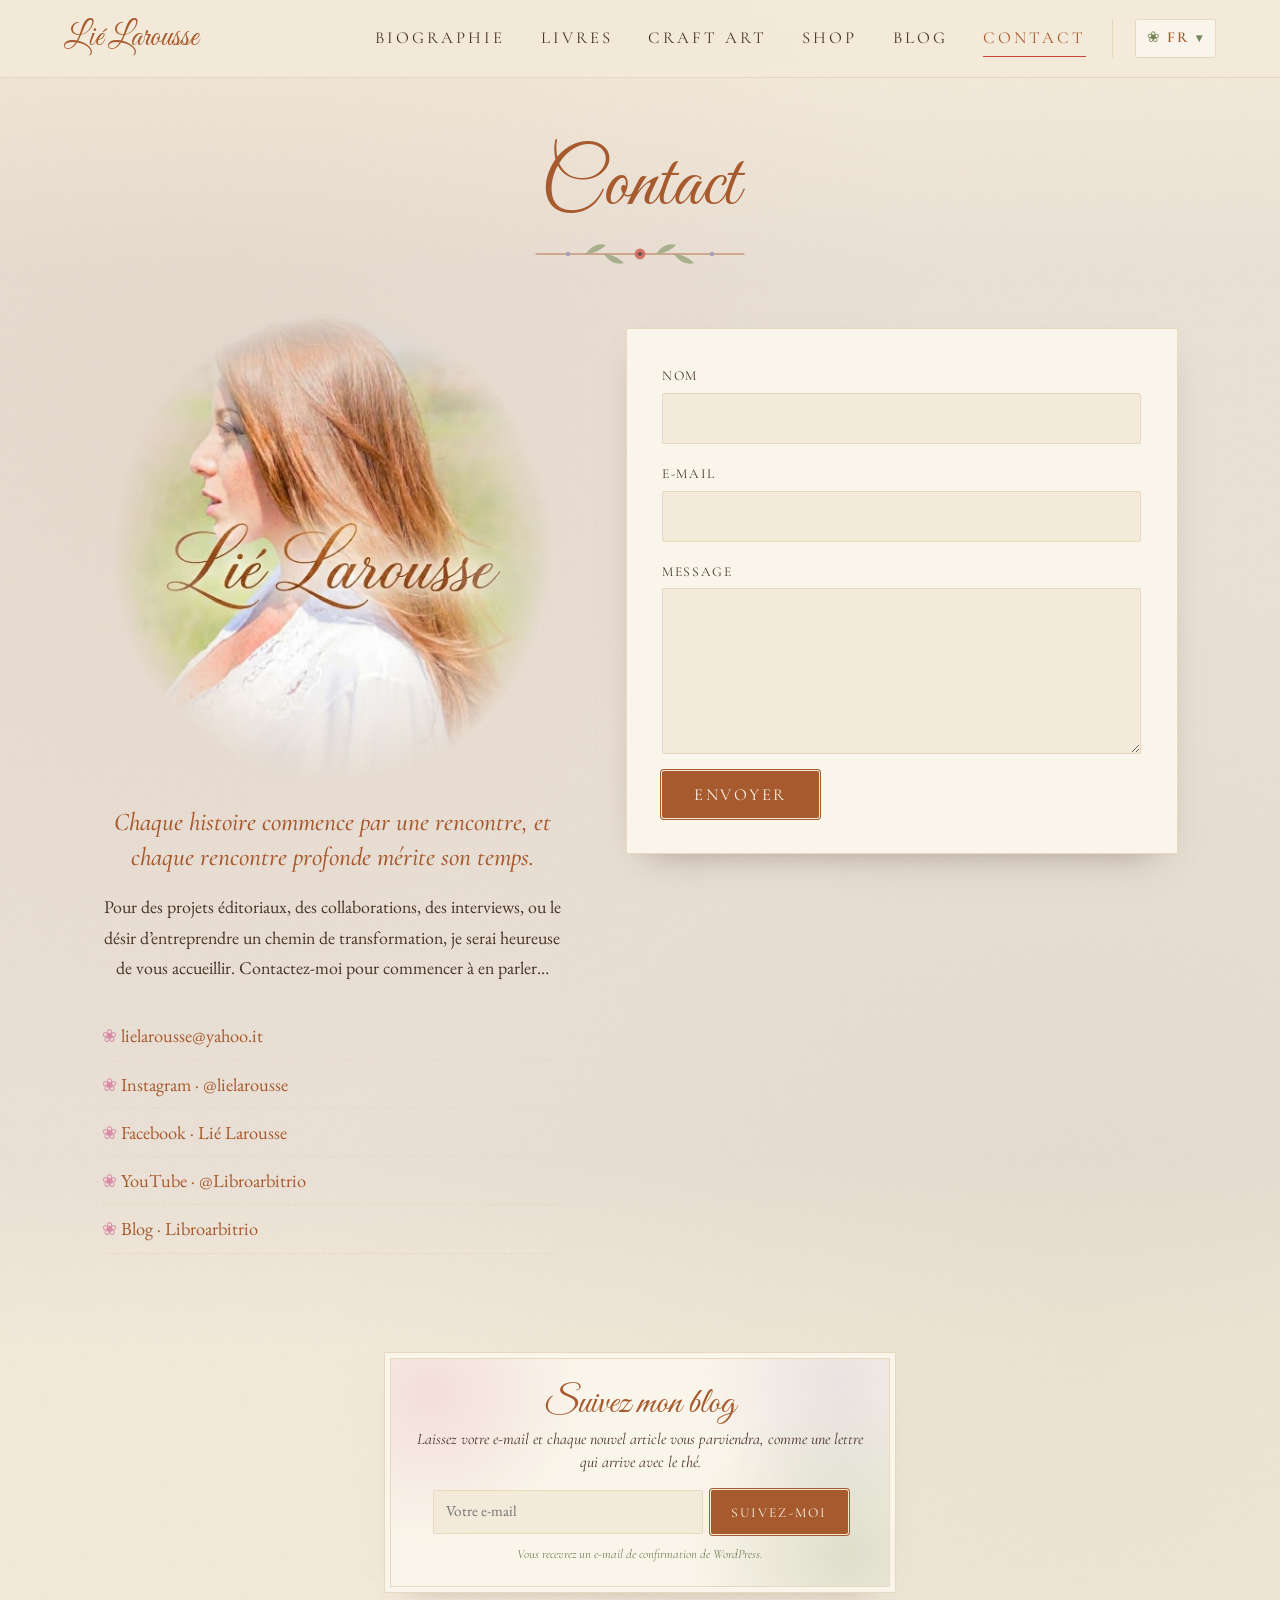
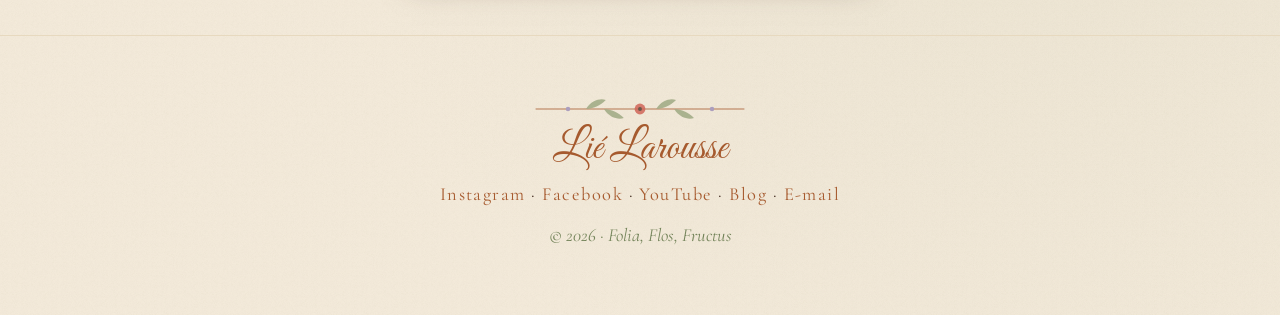
<file: fr/contatti.html>
<!DOCTYPE html>
<html lang="fr">
<head>
<meta charset="UTF-8">
<meta name="viewport" content="width=device-width, initial-scale=1">
<title>Contact · Lié Larousse</title>
<!-- seo -->
<meta name="description" content="Contactez Lié Larousse pour des présentations, des interviews et des collaborations. E-mail, Instagram, Facebook et YouTube.">
<link rel="canonical" href="https://lielarousse.it/fr/contatti.html">
<link rel="alternate" hreflang="it" href="https://lielarousse.it/contatti.html">
<link rel="alternate" hreflang="en" href="https://lielarousse.it/en/contatti.html">
<link rel="alternate" hreflang="fr" href="https://lielarousse.it/fr/contatti.html">
<link rel="alternate" hreflang="x-default" href="https://lielarousse.it/contatti.html">
<meta property="og:type" content="website">
<meta property="og:site_name" content="Lié Larousse">
<meta property="og:title" content="Contact · Lié Larousse">
<meta property="og:description" content="Contactez Lié Larousse pour des présentations, des interviews et des collaborations. E-mail, Instagram, Facebook et YouTube.">
<meta property="og:url" content="https://lielarousse.it/fr/contatti.html">
<meta property="og:image" content="https://lielarousse.it/img/condivisione.jpg">
<meta property="og:image:width" content="1200">
<meta property="og:image:height" content="630">
<meta property="og:image:alt" content="Lié Larousse">
<meta property="og:locale" content="fr_FR">
<meta name="twitter:card" content="summary_large_image">
<meta name="twitter:title" content="Contact · Lié Larousse">
<meta name="twitter:description" content="Contactez Lié Larousse pour des présentations, des interviews et des collaborations. E-mail, Instagram, Facebook et YouTube.">
<meta name="twitter:image" content="https://lielarousse.it/img/condivisione.jpg">
<!-- /seo -->
<link rel="preconnect" href="https://fonts.googleapis.com">
<link rel="preconnect" href="https://fonts.gstatic.com" crossorigin>
<link href="https://fonts.googleapis.com/css2?family=Cormorant+Garamond:ital,wght@0,400;0,500;0,600;1,400&family=EB+Garamond:ital,wght@0,400;0,500;1,400&family=Great+Vibes&display=swap" rel="stylesheet">
<link rel="stylesheet" href="../style.css?v=20261025a">
<link rel="icon" href="../favicon.ico" sizes="any">
<link rel="icon" type="image/png" sizes="48x48" href="../img/favicon-48.png?v=2">
<link rel="icon" type="image/png" sizes="96x96" href="../img/favicon-96.png?v=2">
<link rel="icon" type="image/png" sizes="144x144" href="../img/favicon-144.png?v=2">
<link rel="icon" type="image/png" sizes="192x192" href="../img/icona-192.png?v=2">
<link rel="apple-touch-icon" href="../img/apple-touch-icon.png?v=2">
</head>
<body>

<svg width="0" height="0" style="position:absolute" aria-hidden="true">
  <defs>
    <symbol id="rametto" viewBox="0 0 240 40">
      <path d="M4 20 C60 20 180 20 236 20" stroke="currentColor" stroke-width="1.2" fill="none"/>
      <g fill="#8A9A6E" opacity=".85">
        <path d="M60 20 c6-10 16-12 22-10 c-6 6-14 10-22 10z"/>
        <path d="M80 20 c6 10 16 12 22 10 c-6-6-14-10-22-10z"/>
        <path d="M138 20 c6-10 16-12 22-10 c-6 6-14 10-22 10z"/>
        <path d="M158 20 c6 10 16 12 22 10 c-6-6-14-10-22-10z"/>
      </g>
      <circle cx="120" cy="20" r="6" fill="#C8453A" opacity=".85"/>
      <circle cx="120" cy="20" r="2.2" fill="#4A3428"/>
      <circle cx="40" cy="20" r="2.5" fill="#9C8DB8"/>
      <circle cx="200" cy="20" r="2.5" fill="#9C8DB8"/>
    </symbol>
  </defs>
</svg>

<header class="nav">
  <a href="index.html" class="nav-logo">Lié Larousse</a>
  <button class="nav-toggle" aria-label="Ouvrir le menu" aria-expanded="false">☰</button>
  <nav class="nav-links">
    <a href="index.html">Biographie</a>
    <a href="libri.html">Livres</a>
    <a href="arte.html">Craft Art</a>
    <a href="https://www.etsy.com/people/pzcn2gzs" class="nav-shop" target="_blank" rel="noopener">Shop</a>
    <a href="blog.html">Blog</a>
    <a href="contatti.html" class="attivo" aria-current="page">Contact</a>
  </nav>
  <details class="lingue"><summary aria-label="Langue"><span class="lingue-globo" aria-hidden="true">❀</span>FR<span class="lingue-freccia" aria-hidden="true">▾</span></summary><ul><li><a href="../contatti.html" hreflang="it" lang="it"><b>IT</b> Italiano</a></li><li><a href="../en/contatti.html" hreflang="en" lang="en"><b>EN</b> English</a></li><li><a href="contatti.html" hreflang="fr" lang="fr" class="attivo" aria-current="true"><b>FR</b> Français</a></li></ul></details>
</header>

<main>
<section class="section section-alt">
  <div class="section-head">
    <h1 class="script">Contact</h1>
    <svg class="rametto"><use href="#rametto"/></svg>
  </div>
  <div class="contatti">
    <div class="contatti-text">
      <img src="../img/lie-ritratto.jpg" alt="Lié Larousse" class="contatti-foto">
      <p class="contatti-incipit">Chaque histoire commence par une rencontre, et chaque rencontre profonde mérite son temps.</p>
      <p class="contatti-invito">Pour des projets éditoriaux, des collaborations, des interviews, ou le désir d’entreprendre un chemin de transformation, je serai heureuse de vous accueillir. Contactez-moi pour commencer à en parler…</p>
      <ul class="social">
        <li><a href="mailto:lielarousse@yahoo.it">lielarousse@yahoo.it</a></li>
        <li><a href="https://www.instagram.com/lielarousse/" target="_blank" rel="noopener">Instagram · @lielarousse</a></li>
        <li><a href="https://www.facebook.com/lie.larousse/" target="_blank" rel="noopener">Facebook · Lié Larousse</a></li>
        <li><a href="https://www.youtube.com/@Libroarbitrio" target="_blank" rel="noopener">YouTube · @Libroarbitrio</a></li>
        <li><a href="https://libroarbitrio.wordpress.com/" target="_blank" rel="noopener">Blog · Libroarbitrio</a></li>
      </ul>
    </div>
    <form class="form paper-card" id="modulo">
      <label>Nom<input type="text" name="nome" required></label>
      <label>E-mail<input type="email" name="email" required></label>
      <label>Message<textarea name="messaggio" rows="5" required></textarea></label>
      <button type="submit" class="btn">Envoyer</button>
    </form>
  </div>
</section>
</main>

<section class="seguimi">
  <div class="seguimi-card">
    <h2 class="script">Suivez mon blog</h2>
    <p class="seguimi-sub">Laissez votre e-mail et chaque nouvel article vous parviendra, comme une lettre qui arrive avec le thé.</p>
    <form class="seguimi-form" action="https://subscribe.wordpress.com" method="post" accept-charset="utf-8" target="_blank">
      <label class="sr-only" for="seguimi-email">Votre e-mail</label>
      <input id="seguimi-email" type="email" name="email" placeholder="Votre e-mail" required>
      <input type="hidden" name="action" value="subscribe">
      <input type="hidden" name="blog_id" value="41591328">
      <input type="hidden" name="source" value="https://libroarbitrio.wordpress.com/">
      <input type="hidden" name="sub-type" value="widget">
      <input type="hidden" name="redirect_fragment" value="blog_subscription">
      <button type="submit" class="btn">Suivez-moi</button>
    </form>
    <p class="seguimi-nota">Vous recevrez un e-mail de confirmation de WordPress.</p>
  </div>
</section>

<footer class="footer">
  <svg class="rametto"><use href="#rametto"/></svg>
  <p class="script">Lié Larousse</p>
  <p class="footer-social">
    <a href="https://www.instagram.com/lielarousse/" target="_blank" rel="noopener">Instagram</a> · <a href="https://www.facebook.com/lie.larousse/" target="_blank" rel="noopener">Facebook</a> · <a href="https://www.youtube.com/@Libroarbitrio" target="_blank" rel="noopener">YouTube</a> · <a href="https://libroarbitrio.wordpress.com/" target="_blank" rel="noopener">Blog</a> · <a href="mailto:lielarousse@yahoo.it">E-mail</a>
  </p>
  <p class="small">© 2026 · Folia, Flos, Fructus</p>
</footer>

<script>
  (function () {
    if (!('IntersectionObserver' in window) || matchMedia('(prefers-reduced-motion: reduce)').matches) return;
    const sel = '.section-head, .bio-photo, .bio-text > *, .libro, .youtube, .video-box, .contatti-text > *, .form, .seguimi-card, .tesoro, .arte-voce, .arte-intro > *, .arte-invito';
    const els = document.querySelectorAll(sel);
    document.documentElement.classList.add('anima');
    const io = new IntersectionObserver(voci => {
      voci.forEach(v => { if (v.isIntersecting) { v.target.classList.add('visto'); io.unobserve(v.target); } });
    }, { threshold: 0.12, rootMargin: '0px 0px -40px 0px' });
    els.forEach((el, i) => {
      const fratelli = [...el.parentElement.children].filter(c => c.matches(sel));
      el.style.setProperty('--ritardo-in', (fratelli.indexOf(el) % 3) * 0.12 + 's');
      io.observe(el);
    });
  })();
  const lg = document.querySelector('.lingue');
  if (lg) document.addEventListener('click', e => { if (!lg.contains(e.target)) lg.removeAttribute('open'); });
  const t = document.querySelector('.nav-toggle'), l = document.querySelector('.nav-links');
  t.addEventListener('click', () => { const o = l.classList.toggle('open'); t.setAttribute('aria-expanded', o); });
  l.querySelectorAll('a').forEach(a => a.addEventListener('click', () => { l.classList.remove('open'); t.setAttribute('aria-expanded', false); }));
  const f = document.getElementById('modulo');
  if (f) f.addEventListener('submit', e => {
    e.preventDefault();
    const d = new FormData(f);
    const corpo = d.get('messaggio') + '\n\n' + d.get('nome') + ' · ' + d.get('email');
    location.href = 'mailto:lielarousse@yahoo.it?subject=' + encodeURIComponent('Message du site, de la part de ' + d.get('nome')) + '&body=' + encodeURIComponent(corpo);
  });
</script>
</body>
</html>
</file>
<file: style.css>
/* Palette ispirata agli acquerelli botanici di Lié */
:root {
  --carta: #F3EADA;        /* carta antica */
  --carta-chiara: #FAF5EA;
  --carta-scura: #E7D9BF;
  --inchiostro: #4A3428;   /* bruno inchiostro */
  --rame: #A65A2E;         /* capelli / titoli */
  --salvia: #74845A;       /* foglie (leggermente scurito per la leggibilità) */
  --papavero: #C8453A;     /* papaveri */
  --lavanda: #9C8DB8;      /* lavanda */
  --oleandro: #D98BA6;     /* oleandro rosa */
  --script: "Great Vibes", cursive;
  --serif: "Cormorant Garamond", Georgia, serif;
  --testo: "EB Garamond", Georgia, serif;
}

* { box-sizing: border-box; margin: 0; padding: 0; }
html { scroll-behavior: smooth; scroll-padding-top: 70px; }

body {
  font-family: var(--testo);
  font-size: 1.15rem;
  line-height: 1.7;
  color: var(--inchiostro);
  background-color: var(--carta);
  /* grana della carta */
  background-image:
    radial-gradient(circle at 15% 20%, rgba(166,90,46,.06), transparent 40%),
    radial-gradient(circle at 85% 70%, rgba(138,154,110,.08), transparent 45%),
    url("data:image/svg+xml,%3Csvg xmlns='http://www.w3.org/2000/svg' width='200' height='200'%3E%3Cfilter id='n'%3E%3CfeTurbulence baseFrequency='.9' numOctaves='2'/%3E%3CfeColorMatrix values='0 0 0 0 .3 0 0 0 0 .2 0 0 0 0 .1 0 0 0 .06 0'/%3E%3C/filter%3E%3Crect width='100%25' height='100%25' filter='url(%23n)'/%3E%3C/svg%3E");
  overflow-x: hidden;
}

img { max-width: 100%; display: block; }
a { color: var(--rame); }

.script { font-family: var(--script); font-weight: 400; color: var(--rame); line-height: 1.1; }
.label { font-family: var(--serif); letter-spacing: .3em; text-transform: uppercase; font-size: .8rem; color: var(--salvia); }
.rametto { width: 220px; height: 36px; color: var(--rame); display: block; margin: .4rem auto 0; opacity: .8; }

/* NAV */
.nav {
  position: sticky; top: 0; z-index: 10;
  display: flex; align-items: center; justify-content: space-between;
  padding: .7rem 5vw;
  background: rgba(243,234,218,.92);
  backdrop-filter: blur(6px);
  border-bottom: 1px solid var(--carta-scura);
}
.nav-logo { font-family: var(--script); font-size: 2rem; color: var(--rame); text-decoration: none; }
.nav-links { display: flex; gap: 2.2rem; }
.nav-links a {
  font-family: var(--serif); font-size: 1.05rem; letter-spacing: .18em; text-transform: uppercase;
  color: var(--inchiostro); text-decoration: none; position: relative;
}
.nav-links a::after {
  content: ""; position: absolute; left: 0; right: 0; bottom: -4px; height: 1px;
  background: var(--papavero); transform: scaleX(0); transition: transform .3s;
}
.nav-links a:hover::after { transform: scaleX(1); }
.nav-toggle { display: none; background: none; border: 0; font-size: 1.6rem; color: var(--rame); cursor: pointer; }

/* HERO */
.hero {
  display: grid; grid-template-columns: 1.1fr 1fr; gap: 4rem; align-items: center;
  padding: 5rem 8vw 6rem; max-width: 1300px; margin: 0 auto;
}
.hero-text { text-align: center; }
.hero-kicker { font-family: var(--serif); letter-spacing: .4em; text-transform: uppercase; color: var(--salvia); }
.hero h1 { font-size: clamp(4rem, 9vw, 7.5rem); margin: .2rem 0; }
.hero-sub { font-family: var(--serif); font-style: italic; font-size: 1.35rem; margin: 1.4rem 0 2rem; }

.paper-frame {
  background: var(--carta-chiara);
  padding: 14px 14px 18px;
  box-shadow: 0 1px 0 var(--carta-scura), 0 18px 40px -18px rgba(74,52,40,.45);
  border: 1px solid var(--carta-scura);
}
.hero-photo { transform: rotate(1.5deg); }
.tilt-l { transform: rotate(-1.5deg); }

.btn {
  display: inline-block; font-family: var(--serif); font-size: 1.05rem; letter-spacing: .15em; text-transform: uppercase;
  padding: .8rem 2rem; color: var(--carta-chiara); background: var(--rame);
  border: 0; border-radius: 2px; text-decoration: none; cursor: pointer;
  box-shadow: 0 0 0 1px var(--carta), 0 0 0 2px var(--rame);
  transition: background .3s;
}
.btn:hover { background: var(--papavero); }
.btn-small { padding: .55rem 1.4rem; font-size: .9rem; }

/* SEZIONI */
.section { padding: 6rem 8vw; max-width: 1300px; margin: 0 auto; }
.section-alt {
  max-width: none;
  background: linear-gradient(180deg, transparent, rgba(156,141,184,.10) 15%, rgba(156,141,184,.10) 85%, transparent);
}
.section-alt > * { max-width: 1140px; margin-left: auto; margin-right: auto; }
.section-head { text-align: center; margin-bottom: 3.5rem; }
.section-head h2, .section-head h1 { font-size: clamp(3.5rem, 7vw, 5rem); font-weight: 400; margin: 0; }

/* BIO */
.bio { display: grid; grid-template-columns: 1.2fr 1fr; gap: 4rem; align-items: center; }
.bio-photo figcaption { text-align: center; padding-top: .7rem; }
.script-small { font-family: var(--script); font-size: 1.8rem; color: var(--rame); }
.bio-text p { margin-bottom: 1.1rem; }
.dropcap::first-letter {
  font-family: var(--script); font-size: 4.6rem; float: left; line-height: .8; padding: .3rem .5rem 0 0; color: var(--papavero);
}
blockquote {
  font-family: var(--serif); font-style: italic; font-size: 1.4rem;
  border-left: 2px solid var(--oleandro); padding-left: 1.2rem; margin: 1.6rem 0;
}
.firma { font-size: 3rem; text-align: right; }

/* LIBRI */
.libri { display: grid; grid-template-columns: repeat(3, 1fr); gap: 3rem; }
.libro { text-align: center; }
.copertina {
  aspect-ratio: 2 / 3; margin: 0 auto 1.4rem; max-width: 240px;
  display: flex; align-items: center; justify-content: center; padding: 1.5rem;
  border: 1px solid var(--carta-scura);
  box-shadow: 6px 8px 0 -2px var(--carta-scura), 0 20px 30px -18px rgba(74,52,40,.5);
  transition: transform .4s;
}
.libro:hover .copertina { transform: translateY(-6px) rotate(-1deg); }
.copertina span { font-family: var(--script); font-size: 2.2rem; color: var(--inchiostro); line-height: 1.1; }
.c1 { background: radial-gradient(circle at 30% 70%, rgba(200,69,58,.35), transparent 35%), radial-gradient(circle at 75% 25%, rgba(138,154,110,.4), transparent 40%), var(--carta-chiara); }
.c2 { background: radial-gradient(circle at 70% 75%, rgba(156,141,184,.45), transparent 40%), radial-gradient(circle at 25% 25%, rgba(217,139,166,.35), transparent 40%), var(--carta-chiara); }
.c3 { background: radial-gradient(circle at 50% 80%, rgba(138,154,110,.45), transparent 45%), radial-gradient(circle at 80% 20%, rgba(166,90,46,.3), transparent 35%), var(--carta-chiara); }
.libro h3, .articolo h3 { font-family: var(--serif); font-size: 1.6rem; font-weight: 600; }
.anno, .data { font-family: var(--serif); font-style: italic; color: var(--salvia); margin-bottom: .6rem; }
.link { font-family: var(--serif); letter-spacing: .1em; text-decoration: none; border-bottom: 1px solid var(--oleandro); }

/* BLOG */
.paper-card {
  background: var(--carta-chiara); border: 1px solid var(--carta-scura);
  box-shadow: 0 16px 36px -22px rgba(74,52,40,.5);
}
.youtube {
  display: grid; grid-template-columns: 1.4fr 1fr; align-items: center;
  text-decoration: none; color: inherit; margin-bottom: 3.5rem; overflow: hidden;
  transition: transform .4s;
}
.youtube:hover { transform: translateY(-4px); }
.yt-thumb { width: 100%; height: 100%; object-fit: cover; min-height: 260px; }
.yt-text { padding: 2.5rem; text-align: center; }
.yt-text h3 { font-size: 3.6rem; }
.yt-sub { font-family: var(--serif); font-style: italic; font-size: 1.3rem; margin-bottom: 1.4rem; }

.articoli { display: grid; grid-template-columns: repeat(2, 1fr); gap: 2.5rem; }
.articolo img { width: 100%; aspect-ratio: 4 / 3; object-fit: cover; }
.articolo-body { padding: 1.6rem 1.8rem 2rem; }

/* CONTATTI */
.contatti { display: grid; grid-template-columns: 1fr 1.2fr; gap: 4rem; align-items: start; }
.contatti-foto {
  width: 100%; max-width: 440px; margin: -1rem auto 1.2rem;
  aspect-ratio: 928 / 1000; object-fit: cover; object-position: center 35%;
  opacity: .9;
  -webkit-mask-image: radial-gradient(closest-side at 50% 50%, #000 55%, rgba(0,0,0,.6) 75%, transparent 100%);
          mask-image: radial-gradient(closest-side at 50% 50%, #000 55%, rgba(0,0,0,.6) 75%, transparent 100%);
}
.contatti-text p { font-family: var(--serif); font-size: 1.35rem; font-style: italic; margin-bottom: 1.6rem; }
.social { list-style: none; }
.social li { padding: .5rem 0; border-bottom: 1px dashed var(--carta-scura); }
.social li::before { content: "❀ "; color: var(--oleandro); }
.social a { text-decoration: none; }
.form { padding: 2.2rem; display: grid; gap: 1.1rem; }
.form label { font-family: var(--serif); letter-spacing: .12em; text-transform: uppercase; font-size: .85rem; display: grid; gap: .35rem; }
.form input, .form textarea {
  font: inherit; font-size: 1.05rem; text-transform: none; letter-spacing: 0;
  padding: .65rem .8rem; background: var(--carta); color: var(--inchiostro);
  border: 1px solid var(--carta-scura); border-radius: 2px;
}
.form input:focus, .form textarea:focus { outline: 2px solid var(--lavanda); outline-offset: 1px; }
.form .btn { justify-self: start; }

/* FOOTER */
.footer { text-align: center; padding: 3rem 1rem 4rem; border-top: 1px solid var(--carta-scura); }
.footer .script { font-size: 2.6rem; }
.small { font-family: var(--serif); font-style: italic; color: var(--salvia); }

/* MOBILE */
@media (max-width: 860px) {
  .nav-toggle { display: block; }
  .nav-links {
    display: none; position: absolute; top: 100%; left: 0; right: 0;
    flex-direction: column; gap: 0; background: var(--carta); border-bottom: 1px solid var(--carta-scura);
  }
  .nav-links.open { display: flex; }
  .nav-links a { padding: 1rem 5vw; border-top: 1px solid var(--carta-scura); }
  .hero, .bio, .contatti, .youtube { grid-template-columns: 1fr; gap: 2.5rem; }
  .hero { padding: 3rem 6vw 4rem; }
  .hero-photo { max-width: 420px; margin: 0 auto; }
  .section { padding: 4rem 6vw; }
  .libri, .articoli { grid-template-columns: 1fr; }
}

/* Pagine separate */
body { min-height: 100vh; display: flex; flex-direction: column; }
main { flex: 1; }
.nav-links a.attivo { color: var(--rame); }
.nav-links a.attivo::after { transform: scaleX(1); }
.section { padding-top: 4rem; }
@media (max-width: 860px) { .nav-links a::after { display: none; } }

/* BIO: frase su sfondo fotografico sfumato */
.bio-hero {
  position: relative; overflow: hidden;
  min-height: 78vh; display: grid; place-items: center;
  padding: 5rem 8vw 6rem; text-align: center;
}
.bio-hero-bg {
  position: absolute; inset: -20px;
  background: url("img/te-rose.jpg") center 40% / cover no-repeat;
  filter: blur(.6px);
  opacity: .85;
}
.bio-hero::after {
  content: ""; position: absolute; inset: 0; pointer-events: none;
  background:
    radial-gradient(ellipse 48% 52% at 50% 55%, rgba(250,245,234,.75), rgba(250,245,234,.25) 70%, transparent),
    linear-gradient(180deg, var(--carta) 0%, transparent 10%, transparent 82%, var(--carta) 100%);
}
.bio-hero-text { position: relative; z-index: 1; max-width: 860px; }
.citazione {
  position: relative; border: 0; padding: 0; margin: 1.2rem 0 1.4rem;
  font-family: var(--serif); font-style: italic; font-weight: 500;
  font-size: clamp(1.9rem, 4.2vw, 3.3rem); line-height: 1.3; color: var(--inchiostro);
  text-shadow: 0 1px 0 rgba(250,245,234,.8), 0 0 24px rgba(250,245,234,.9);
}
.citazione em { font-style: italic; font-weight: 600; color: var(--rame); }
.virgolette {
  display: block; font-family: var(--script); font-size: 6.5rem; line-height: .5;
  color: var(--oleandro); margin-bottom: .6rem;
}
.citazione-firma { font-size: 2.6rem; margin-top: .6rem; text-shadow: 0 0 14px rgba(250,245,234,1), 0 0 28px rgba(250,245,234,.9); }

.bio-section { padding-top: 3rem; }
.bio-section .bio { grid-template-columns: .85fr 1.15fr; align-items: start; }
.bio-section .bio-photo { position: sticky; top: 100px; }
.bio-text em { color: var(--rame); }
.bio-text p { text-align: left; }

@media (max-width: 860px) {
  .bio-hero { min-height: 64vh; padding: 4rem 6vw 4.5rem; }
  .bio-section .bio { grid-template-columns: 1fr; }
  .bio-section .bio-photo { position: static; max-width: 380px; margin: 0 auto; }
  .bio-text p { text-align: left; }
}

/* Libri: sei titoli */
.libri { row-gap: 4rem; }
.copertina span small { display: block; font-family: var(--serif); font-style: italic; font-size: .95rem; margin-top: .6rem; }
.libro h3 small { display: block; font-size: 1.05rem; font-weight: 500; font-style: italic; }
.presto { font-family: var(--serif); font-style: italic; color: var(--lavanda); }
.libro .btn-small { margin-top: .4rem; }

/* Blog: due riquadri alternati */
.youtube-rev .yt-thumb { order: 2; }
.bio-text a { text-decoration: none; border-bottom: 1px solid var(--oleandro); }

/* Footer social */
.footer-social { font-family: var(--serif); letter-spacing: .08em; margin: .4rem 0 .6rem; }
.footer-social a { text-decoration: none; color: var(--rame); }
.footer-social a:hover { color: var(--papavero); }
@media (max-width: 860px) { .youtube-rev .yt-thumb { order: 0; } }
.youtube { margin-bottom: 2.5rem; }
.youtube .yt-thumb { height: 340px; min-height: 0; object-fit: cover; object-position: center 45%; }
@media (max-width: 860px) { .youtube .yt-thumb { height: 220px; } }
.youtube-rev { grid-template-columns: 1fr 1.4fr; }
.youtube-rev .yt-thumb { object-position: center; }
@media (max-width: 860px) { .youtube-rev { grid-template-columns: 1fr; } }

/* Copertine vere */
.copertina-foto { padding: 0; background: none; border: 0; aspect-ratio: auto; height: 340px; max-width: none; width: max-content; }
.copertina-foto img { height: 100%; width: auto; display: block; }
@media (max-width: 860px) { .copertina-foto { height: 300px; } }
.libro .copertina:not(.copertina-foto) { height: 340px; width: 227px; aspect-ratio: auto; }
@media (max-width: 860px) { .libro .copertina:not(.copertina-foto) { height: 300px; width: 200px; } }

/* Seguimi sul blog */
.sr-only { position: absolute; width: 1px; height: 1px; overflow: hidden; clip: rect(0 0 0 0); white-space: nowrap; }
.seguimi { padding: 1rem 6vw 4.5rem; }
.seguimi-card {
  max-width: 760px; margin: 0 auto; text-align: center;
  padding: 2.8rem 2.2rem 2.4rem;
  background:
    radial-gradient(circle at 8% 15%, rgba(217,139,166,.22), transparent 30%),
    radial-gradient(circle at 92% 85%, rgba(138,154,110,.25), transparent 32%),
    radial-gradient(circle at 90% 10%, rgba(156,141,184,.18), transparent 28%),
    var(--carta-chiara);
  border: 1px solid var(--carta-scura);
  box-shadow: 0 0 0 8px var(--carta-chiara), 0 0 0 9px var(--carta-scura), 0 24px 44px -26px rgba(74,52,40,.55);
}
.seguimi-card h2 { font-size: clamp(2.8rem, 6vw, 3.8rem); margin: .2rem 0 .4rem; }
.seguimi-sub { font-family: var(--serif); font-style: italic; font-size: 1.25rem; margin-bottom: 1.6rem; }
.seguimi-form { display: flex; gap: .8rem; justify-content: center; flex-wrap: wrap; }
.seguimi-form input[type=email] {
  flex: 1 1 260px; max-width: 380px; font: inherit; font-size: 1.05rem;
  padding: .75rem 1rem; background: var(--carta); color: var(--inchiostro);
  border: 1px solid var(--carta-scura); border-radius: 2px;
}
.seguimi-form input[type=email]:focus { outline: 2px solid var(--lavanda); outline-offset: 1px; }
.seguimi-nota { font-family: var(--serif); font-style: italic; font-size: .95rem; color: var(--salvia); margin-top: 1rem; }
@media (max-width: 860px) { .seguimi-card { padding: 2.2rem 1.3rem 2rem; } .seguimi-form .btn { width: 100%; max-width: 380px; } }

/* Seguimi: versione compatta */
.seguimi { padding: .5rem 6vw 3rem; }
.seguimi-card { max-width: 500px; padding: 1.5rem 1.4rem 1.3rem; box-shadow: 0 0 0 5px var(--carta-chiara), 0 0 0 6px var(--carta-scura), 0 16px 30px -22px rgba(74,52,40,.5); }
.seguimi-card .label { font-size: .65rem; letter-spacing: .25em; }
.seguimi-card h2 { font-size: 2.3rem; margin: .1rem 0 .2rem; }
.seguimi-sub { font-size: 1rem; line-height: 1.45; margin-bottom: 1rem; }
.seguimi-form { gap: .5rem; }
.seguimi-form input[type=email] { flex: 1 1 200px; max-width: 270px; font-size: .95rem; padding: .5rem .75rem; }
.seguimi-form .btn { padding: .5rem 1.3rem; font-size: .85rem; }
.seguimi-nota { font-size: .8rem; margin-top: .6rem; }
@media (max-width: 860px) { .seguimi-card { padding: 1.4rem 1.1rem 1.2rem; } .seguimi-form .btn { max-width: 270px; } }

/* Video YouTube grande */
.video-box {
  display: grid; grid-template-columns: auto 1fr; gap: 3rem; align-items: center;
  padding: 2rem; margin-bottom: 2.5rem;
}
.video-frame {
  width: min(380px, 100%); aspect-ratio: 9 / 16;
  padding: 10px; background: var(--carta-chiara);
  border: 1px solid var(--carta-scura);
  box-shadow: 0 0 0 6px var(--carta), 0 0 0 7px var(--carta-scura), 0 20px 36px -20px rgba(74,52,40,.55);
}
.video-frame iframe { width: 100%; height: 100%; border: 0; display: block; }
.video-text { text-align: center; padding: 1rem; }
.video-text h3 { font-size: clamp(2.6rem, 4.5vw, 3.6rem); }
.video-text .yt-sub { margin: 1rem 0 1.6rem; }
@media (max-width: 860px) {
  .video-box { grid-template-columns: 1fr; gap: 1.5rem; padding: 1.4rem 1rem; }
  .video-frame { margin: 0 auto; width: min(340px, 100%); }
}
/* Video: più piccolo */
.video-box { max-width: 760px; margin-left: auto; margin-right: auto; padding: 1.5rem; gap: 2rem; }
.video-frame { width: min(260px, 100%); padding: 8px; }
.video-text h3 { font-size: clamp(2.2rem, 3.6vw, 2.8rem); }
@media (max-width: 860px) { .video-frame { width: min(250px, 100%); } }

/* Lingue */
.nav { gap: 1.6rem; }
.nav-logo { margin-right: auto; }
.lingue { display: flex; align-items: center; gap: .35rem; font-family: var(--serif); font-size: .9rem; letter-spacing: .12em; padding-left: 1.4rem; border-left: 1px solid var(--carta-scura); }
.lingue a { color: var(--inchiostro); text-decoration: none; opacity: .65; padding: .15rem .1rem; }
.lingue a:hover { opacity: 1; color: var(--papavero); }
.lingue a.attivo { opacity: 1; color: var(--rame); font-weight: 600; }
.lingue span { color: var(--salvia); }
@media (max-width: 860px) {
  .nav { gap: .9rem; }
  .lingue { order: 2; padding-left: 0; border-left: 0; font-size: .85rem; }
  .nav-toggle { order: 3; }
}

/* Lingue: tendina */
.lingue { position: relative; display: block; padding-left: 1.4rem; border-left: 1px solid var(--carta-scura); font-family: var(--serif); }
.lingue summary {
  list-style: none; cursor: pointer; user-select: none;
  display: flex; align-items: center; gap: .4rem;
  font-size: .95rem; letter-spacing: .15em; color: var(--rame); font-weight: 600;
  padding: .35rem .7rem; border: 1px solid var(--carta-scura); border-radius: 2px; background: var(--carta-chiara);
}
.lingue summary::-webkit-details-marker { display: none; }
.lingue summary:hover { border-color: var(--oleandro); }
.lingue-globo { color: var(--oleandro); font-weight: 400; letter-spacing: 0; }
.lingue-freccia { font-size: .75rem; color: var(--salvia); transition: transform .25s; }
.lingue[open] .lingue-freccia { transform: rotate(180deg); }
.lingue ul {
  list-style: none; position: absolute; right: 0; top: calc(100% + .5rem); z-index: 20;
  min-width: 170px; padding: .4rem 0; margin: 0;
  background: var(--carta-chiara); border: 1px solid var(--carta-scura);
  box-shadow: 0 0 0 4px var(--carta-chiara), 0 0 0 5px var(--carta-scura), 0 18px 30px -16px rgba(74,52,40,.5);
}
.lingue li a {
  display: flex; gap: .7rem; align-items: baseline;
  padding: .55rem 1.1rem; text-decoration: none; opacity: 1;
  color: var(--inchiostro); font-size: 1.05rem; letter-spacing: .03em;
}
.lingue li a b { font-size: .8rem; letter-spacing: .15em; color: var(--salvia); font-weight: 600; width: 1.6rem; }
.lingue li a:hover { background: rgba(217,139,166,.12); color: var(--papavero); }
.lingue li a.attivo { color: var(--rame); font-style: italic; }
.lingue li a.attivo b { color: var(--rame); }
.lingue li + li { border-top: 1px dashed var(--carta-scura); }
@media (max-width: 860px) {
  .lingue { padding-left: 0; border-left: 0; }
  .lingue summary { font-size: .85rem; padding: .3rem .55rem; }
}

/* Copertine: effetto libro 3D al passaggio del mouse */
.libro { perspective: 1100px; }
.libro .copertina {
  position: relative; transform-style: preserve-3d;
  transform-origin: center center;
  transition: transform .7s cubic-bezier(.2,.8,.2,1), box-shadow .7s;
}
/* spessore delle pagine (lato destro) */
.libro .copertina::before {
  content: ""; position: absolute; top: 1.5%; left: 100%;
  width: 26px; height: 97%;
  transform-origin: left center; transform: rotateY(90deg);
  background: repeating-linear-gradient(90deg, #fbf6ea 0 1px, #e9dcc4 1px 2px), #f5ecd9;
  box-shadow: inset 0 0 6px rgba(74,52,40,.25);
  backface-visibility: hidden;
}
/* nastrino segnalibro */
.libro .copertina::after {
  content: ""; position: absolute; top: -2px; right: 16%;
  width: 15px; height: 0;
  background: linear-gradient(90deg, #a8352c, var(--papavero) 45%, #a8352c);
  clip-path: polygon(0 0, 100% 0, 100% 100%, 50% 82%, 0 100%);
  transform: translateZ(2px);
  transition: height .55s .12s cubic-bezier(.3,1.4,.5,1);
  box-shadow: 0 2px 4px rgba(0,0,0,.2);
}
.libro:hover .copertina, .libro:focus-within .copertina {
  transform: translateY(-10px) rotateY(-26deg) rotateX(3deg);
  box-shadow: -18px 26px 34px -14px rgba(74,52,40,.55);
}
.libro:hover .copertina::after, .libro:focus-within .copertina::after { height: 74px; }
.libro .copertina-foto img { transition: filter .7s; }
.libro:hover .copertina-foto img { filter: brightness(1.04) saturate(1.05); }
@media (prefers-reduced-motion: reduce) {
  .libro .copertina, .libro .copertina::after { transition: none; }
}
.libro .copertina::before { width: 34px; }
.libro .copertina::after { right: 7%; width: 13px; }
/* Bio: foto ferma, niente effetto "segue lo scorrimento" */
.bio-section .bio-photo { position: static; top: auto; }
.bio-section .bio { align-items: center; }

/* Petali che cadono (Bio) */
.petali { position: absolute; inset: 0; z-index: 1; pointer-events: none; overflow: hidden; }
.bio-hero::after { z-index: 0; }
.bio-hero-text { z-index: 2; }
.petalo {
  position: absolute; top: -40px; left: var(--x);
  width: var(--s); height: calc(var(--s) * .78);
  opacity: 0;
  animation: cade var(--d) linear var(--ritardo) infinite;
}
.petalo::before {
  content: ""; position: absolute; inset: 0;
  background: radial-gradient(ellipse at 30% 30%, rgba(255,255,255,.55), transparent 55%), var(--c);
  border-radius: 80% 10% 80% 15%;
  box-shadow: inset -1px -2px 3px rgba(150,60,80,.25);
  animation: ondeggia var(--r) ease-in-out infinite alternate, gira calc(var(--r) * 1.6) linear infinite;
}
@keyframes cade {
  0%   { transform: translate(0, 0); opacity: 0; }
  8%   { opacity: var(--o); }
  85%  { opacity: var(--o); }
  100% { transform: translate(var(--drift), 82vh); opacity: 0; }
}
@keyframes ondeggia { from { translate: -14px 0; } to { translate: 14px 0; } }
@keyframes gira { from { transform: rotate(0deg) rotateX(0deg); } to { transform: rotate(360deg) rotateX(360deg); } }
@media (prefers-reduced-motion: reduce) { .petali { display: none; } }
@keyframes gira { 0% { transform: rotate(0deg) scaleX(1); } 50% { transform: rotate(180deg) scaleX(.65); } 100% { transform: rotate(360deg) scaleX(1); } }
.petalo { width: calc(var(--s) * 1.15); height: calc(var(--s) * .9); }

/* Apparizione dolce allo scorrimento */
.anima :is(.section-head, .bio-photo, .bio-text > *, .libro, .youtube, .video-box, .contatti-text > *, .form, .seguimi-card, .tesoro, .arte-voce, .arte-intro > *, .arte-invito) {
  opacity: 0; translate: 0 26px; filter: blur(2px);
  transition: opacity 1s ease var(--ritardo-in, 0s), translate 1s cubic-bezier(.2,.8,.2,1) var(--ritardo-in, 0s), filter 1s ease var(--ritardo-in, 0s);
}
.anima :is(.section-head, .bio-photo, .bio-text > *, .libro, .youtube, .video-box, .contatti-text > *, .form, .seguimi-card, .tesoro, .arte-voce, .arte-intro > *, .arte-invito).visto {
  opacity: 1; translate: 0 0; filter: none;
}

/* Ultimi articoli dal blog */
.ultimi { margin: 0 0 3rem; }
.ultimi-titolo { text-align: center; font-size: clamp(2.4rem, 4vw, 3rem); margin-bottom: 1.6rem; }
.articoli-3 { grid-template-columns: repeat(3, 1fr); gap: 1.8rem; }
.articoli-3 .articolo { display: flex; flex-direction: column; text-decoration: none; color: inherit; transition: transform .4s, box-shadow .4s; }
.articoli-3 a.articolo:hover { transform: translateY(-5px); box-shadow: 0 22px 40px -22px rgba(74,52,40,.6); }
.articoli-3 .articolo img { aspect-ratio: 3 / 2; }
.articoli-3 .articolo-body { padding: 1.2rem 1.3rem 1.5rem; display: flex; flex-direction: column; flex: 1; }
.articoli-3 h4 { font-family: var(--serif); font-size: 1.3rem; font-weight: 600; line-height: 1.25; margin-bottom: .6rem; }
.articoli-3 .estratto { font-size: 1rem; line-height: 1.55; margin-bottom: .9rem; flex: 1; }
.articoli-3 .link { align-self: flex-start; }
.ultimi-tutti { text-align: center; margin-top: 1.6rem; }
@media (max-width: 860px) { .articoli-3 { grid-template-columns: 1fr; } }

/* Contatti: testo sotto la foto */
.contatti-text .contatti-incipit {
  font-family: var(--serif); font-style: italic; font-weight: 500;
  font-size: 1.6rem; line-height: 1.35; color: var(--rame);
  text-align: center; margin: 0 0 1.1rem;
}
.contatti-text .contatti-invito {
  font-family: var(--testo); font-style: normal; font-size: 1.12rem; line-height: 1.7;
  text-align: center; margin-bottom: 1.8rem;
}

/* Bio: frase iniziale scurita del 10%, solo sul telefono */
@media (max-width: 860px) {
  .citazione { color: #432F24; }
  .citazione em { color: #955129; }
  .citazione-firma { color: #955129; }
  .bio-hero::after {
    background:
      radial-gradient(ellipse 75% 50% at 50% 52%, rgba(250,245,234,.8), rgba(250,245,234,.35) 70%, transparent),
      linear-gradient(180deg, var(--carta) 0%, transparent 10%, transparent 82%, var(--carta) 100%);
  }
}

/* Libro in evidenza */
.libro-evidenza {
  display: grid; grid-template-columns: 300px 1fr; gap: 3.5rem; align-items: start;
  text-align: left; padding: 3rem 3rem 2.8rem; margin: 0 auto 4.5rem; max-width: 1080px;
}
.libro-evidenza .copertina-foto { height: auto; width: 100%; margin: .4rem 0 0; position: sticky; top: 110px; }
.libro-evidenza .copertina-foto img { width: 100%; height: auto; }
.evidenza-testo h3 { font-family: var(--serif); font-size: clamp(2rem, 3.4vw, 2.7rem); font-weight: 600; line-height: 1.1; margin: .3rem 0 .4rem; }
.evidenza-testo h3 small { display: block; font-size: .55em; font-weight: 500; font-style: italic; color: var(--rame); margin-top: .35rem; letter-spacing: .02em; }
.evidenza-sotto { font-family: var(--serif); font-style: italic; color: var(--salvia); margin-bottom: 1.4rem; }
.evidenza-gancio { font-family: var(--serif); font-style: italic; font-size: 1.45rem; line-height: 1.35; color: var(--rame); border-left: 2px solid var(--oleandro); padding-left: 1rem; margin-bottom: 1.3rem; }
.evidenza-testo > p { margin-bottom: 1rem; }
.evidenza-viaggio { font-family: var(--serif); font-style: italic; font-size: 1.2rem; }
.evidenza-testo h4 { font-size: 2.2rem; margin: 1.2rem 0 .5rem; }
.perche { list-style: none; margin: 0 0 1.8rem; }
.perche li { position: relative; padding: .35rem 0 .35rem 1.7rem; border-bottom: 1px dashed var(--carta-scura); }
.perche li::before { content: "❀"; position: absolute; left: 0; top: .35rem; color: var(--oleandro); }
@media (max-width: 860px) {
  .libro-evidenza { grid-template-columns: 1fr; gap: 1.8rem; padding: 1.8rem 1.3rem 2rem; }
  .libro-evidenza .copertina-foto { position: static; width: min(260px, 80%); margin: 0 auto; }
}

/* Libri: pulsanti e finestra della trama */
.libro-azioni { display: flex; flex-wrap: wrap; gap: .6rem; justify-content: center; margin-top: .5rem; }
.btn-chiaro { background: transparent; color: var(--rame); box-shadow: inset 0 0 0 1px var(--rame); }
.btn-chiaro:hover { background: var(--rame); color: var(--carta-chiara); }

dialog.trama {
  width: min(760px, calc(100vw - 32px)); max-height: calc(100vh - 48px);
  margin: auto; padding: 0; border: 1px solid var(--carta-scura);
  background: var(--carta-chiara); color: var(--inchiostro);
  box-shadow: 0 0 0 8px var(--carta-chiara), 0 0 0 9px var(--carta-scura), 0 30px 60px -20px rgba(74,52,40,.6);
  overflow-y: auto; overscroll-behavior: contain;
}
dialog.trama::backdrop { background: rgba(74,52,40,.45); backdrop-filter: blur(3px); }
dialog.trama[open] { animation: foglio .45s cubic-bezier(.2,.8,.2,1); }
@keyframes foglio { from { opacity: 0; transform: translateY(24px) scale(.98); } to { opacity: 1; transform: none; } }
.trama-chiudi {
  position: sticky; top: 0; float: right; margin: .6rem .6rem 0 0; z-index: 2;
  width: 2.4rem; height: 2.4rem; border-radius: 50%; border: 1px solid var(--carta-scura);
  background: var(--carta-chiara); color: var(--rame); font-size: 1.6rem; line-height: 1; cursor: pointer;
}
.trama-chiudi:hover { color: var(--papavero); border-color: var(--oleandro); }
.trama-corpo { padding: 2.4rem 2.8rem 2.6rem; }
.trama-copertina { float: left; width: 150px; margin: .3rem 1.6rem 1rem 0; box-shadow: 0 14px 26px -14px rgba(74,52,40,.6); }
.trama-corpo h3 { font-family: var(--serif); font-size: clamp(1.8rem, 3vw, 2.3rem); font-weight: 600; line-height: 1.1; margin: .3rem 0 .4rem; }
.trama-corpo h3 small { display: block; font-size: .58em; font-weight: 500; font-style: italic; color: var(--rame); margin-top: .35rem; }
.trama-corpo > p { margin-bottom: 1rem; }
.trama-corpo .evidenza-sotto { font-family: var(--serif); font-style: italic; color: var(--salvia); margin-bottom: 1.3rem; }
.trama-corpo .evidenza-gancio { clear: both; font-family: var(--serif); font-style: italic; font-size: 1.4rem; line-height: 1.35; color: var(--rame); border-left: 2px solid var(--oleandro); padding-left: 1rem; margin: 1.2rem 0 1.2rem; }
.trama-corpo .evidenza-viaggio { font-family: var(--serif); font-style: italic; font-size: 1.2rem; }
.trama-corpo h4 { font-size: 2.1rem; margin: 1.1rem 0 .4rem; }
.trama-corpo .btn { margin-top: .3rem; }
@media (max-width: 600px) {
  .trama-corpo { padding: 1.4rem 1.2rem 1.8rem; }
  .trama-copertina { width: 100px; margin-right: 1rem; }
}
.trama-corpo .recensione { border: 0; margin: 1.4rem 0; padding: 1.1rem 1.3rem; background: rgba(217,139,166,.09); border-left: 2px solid var(--oleandro); font-family: var(--serif); font-style: italic; font-size: 1.15rem; line-height: 1.5; }
.trama-corpo .recensione cite { display: block; margin-top: .5rem; font-style: normal; font-size: .9rem; letter-spacing: .08em; color: var(--salvia); }
.trama-corpo .perche strong { color: var(--rame); font-weight: 600; }

/* Nome con collegamento (es. Francesca Cortona) */
a.link-nome { color: var(--rame); text-decoration: none; border-bottom: 0; transition: color .25s; }
a.link-nome:hover { color: var(--papavero); }

/* Blog: blocco del blog con testo a sinistra e immagine a destra, YouTube al contrario */
.youtube:not(.youtube-rev) { grid-template-columns: 1fr 1.4fr; }
.youtube:not(.youtube-rev) .yt-thumb { order: 2; }
.youtube.youtube-rev { grid-template-columns: 1.4fr 1fr; }
.youtube.youtube-rev .yt-thumb { order: 0; }
@media (max-width: 860px) {
  .youtube:not(.youtube-rev), .youtube.youtube-rev { grid-template-columns: 1fr; }
  .youtube:not(.youtube-rev) .yt-thumb { order: 0; }
}

/* Finestra "Acquista" */
.acquista .acq-prezzo { font-family: var(--serif); font-size: 1.3rem; margin: .2rem 0 1.2rem; }
.acquista .acq-prezzo strong { color: var(--rame); font-size: 1.6rem; margin-right: .4rem; }
.acquista .acq-prezzo span { font-style: italic; color: var(--salvia); font-size: 1rem; }
.acquista .acq-intro { clear: both; font-family: var(--serif); font-style: italic; font-size: 1.15rem; margin-bottom: .8rem; }
.acq-metodo { border: 1px solid var(--carta-scura); background: var(--carta); padding: 1.2rem 1.4rem 1.4rem; margin-bottom: 1rem; }
.acq-metodo[hidden] { display: none; }
.acq-metodo-titolo { font-family: var(--serif) !important; font-size: 1.35rem !important; font-weight: 600; color: var(--inchiostro); margin: 0 0 .4rem !important; }
.acq-metodo p { margin-bottom: .9rem; font-size: 1.02rem; }
.acq-dati { display: grid; grid-template-columns: auto 1fr; gap: .35rem 1rem; margin: .2rem 0 1rem; align-items: baseline; }
.acq-dati dt { font-family: var(--serif); letter-spacing: .12em; text-transform: uppercase; font-size: .78rem; color: var(--salvia); }
.acq-dati dd { margin: 0; font-size: 1.02rem; }
.acq-iban { font-family: ui-monospace, "SFMono-Regular", Menlo, monospace; font-size: .98rem; letter-spacing: .04em; color: var(--inchiostro); word-break: break-all; }
.acq-copia { margin-left: .4rem; font: inherit; font-size: .8rem; letter-spacing: .08em; text-transform: uppercase; color: var(--rame); background: transparent; border: 1px solid var(--rame); border-radius: 2px; padding: .1rem .5rem; cursor: pointer; }
.acq-copia:hover { background: var(--rame); color: var(--carta-chiara); }
.acq-nota { font-size: .95rem; font-style: italic; color: var(--salvia); margin-top: .6rem; }
@media (max-width: 600px) { .acq-dati { grid-template-columns: 1fr; gap: .1rem; } .acq-dati dd { margin-bottom: .5rem; } }

/* ===== Art & Craft ===== */
.arte-intro { max-width: 820px; margin: 0 auto 4.5rem; }
.arte-citazione {
  position: relative; text-align: center; border: 0; margin: 0 0 2.6rem; padding: 0;
  font-family: var(--serif); font-style: italic; font-size: clamp(1.35rem, 2.4vw, 1.75rem); line-height: 1.5; color: var(--inchiostro);
}
.arte-citazione strong { font-weight: 600; color: var(--rame); }
.arte-citazione .virgolette { font-size: 5.5rem; }
.arte-intro > p { margin-bottom: 1.1rem; }
.libri-intro { margin-bottom: 3.5rem; }
.libri-intro .arte-citazione { margin: 0; }
.arte-intro strong { font-weight: 600; color: var(--rame); }

.tesori-titolo { text-align: center; font-size: clamp(2.6rem, 5vw, 3.6rem); margin-bottom: 2rem; }
.tesori { display: grid; grid-template-columns: repeat(3, 1fr); gap: 1.6rem; margin-bottom: 5rem; }
.tesoro { display: flex; flex-direction: column; text-decoration: none; color: inherit; overflow: hidden; transition: transform .4s, box-shadow .4s; }
.tesoro img { width: 100%; aspect-ratio: 16 / 10; object-fit: cover; transition: transform .8s; }
.tesoro:hover { transform: translateY(-5px); box-shadow: 0 22px 40px -22px rgba(74,52,40,.6); }
.tesoro:hover img { transform: scale(1.04); }
.tesoro-testo { display: block; padding: 1rem 1.2rem 1.3rem; text-align: center; }
.tesoro-testo strong { display: block; font-family: var(--serif); font-size: 1.25rem; font-weight: 600; line-height: 1.2; margin-bottom: .35rem; }
.tesoro-testo em { display: block; font-family: var(--serif); font-size: 1rem; color: var(--salvia); line-height: 1.35; }

.arte-voci { display: grid; gap: 5rem; margin-bottom: 5rem; }
.arte-voce { display: grid; grid-template-columns: 1.05fr 1fr; gap: 3.5rem; align-items: center; scroll-margin-top: 100px; }
.arte-voce-rev .arte-foto { order: 2; }
.arte-foto { margin: 0; }
.arte-foto img { width: 100%; aspect-ratio: 4 / 3; object-fit: cover; }
.arte-testo h2 { font-family: var(--serif); font-size: clamp(1.8rem, 3vw, 2.3rem); font-weight: 600; line-height: 1.15; margin: .2rem 0 .4rem; }
.arte-sotto { font-family: var(--serif); font-style: italic; font-size: 1.2rem; color: var(--rame); margin-bottom: 1rem; }
.arte-testo > p:last-child { line-height: 1.75; }

.arte-invito { max-width: 820px; margin: 0 auto; text-align: center; padding: 2.4rem 2.4rem 2.6rem; }
.arte-invito p { font-family: var(--serif); font-style: italic; font-size: 1.35rem; line-height: 1.5; margin: 1rem 0 1.6rem; }

@media (max-width: 960px) { .tesori { grid-template-columns: repeat(2, 1fr); } }
@media (max-width: 860px) {
  .arte-voce { grid-template-columns: 1fr; gap: 1.6rem; }
  .arte-voce-rev .arte-foto { order: 0; }
  .arte-voci { gap: 3.5rem; }
}
@media (max-width: 560px) { .tesori { grid-template-columns: 1fr; } .arte-invito { padding: 1.8rem 1.2rem 2rem; } }

/* Bio: titoli dei libri collegati alla trama */
.bio-text a.link-titolo { text-decoration: none; border-bottom: 1px dotted var(--oleandro); }
.bio-text a.link-titolo:hover { border-bottom-style: solid; border-bottom-color: var(--papavero); }
.bio-text a.link-titolo:hover em { color: var(--papavero); }
.libro.evidenziato .copertina { box-shadow: 0 0 0 4px var(--carta-chiara), 0 0 0 6px var(--oleandro), 0 20px 30px -18px rgba(74,52,40,.5); transition: box-shadow .4s; }

/* Libri: pulsanti allineati in fondo a ogni scheda */
.libri { align-items: stretch; }
.libro { display: flex; flex-direction: column; align-items: center; }
.libro > :last-child { margin-top: auto; }
.libro > p:last-of-type { margin-bottom: 1rem; }
.libro-azioni { flex-direction: column; align-items: center; gap: .6rem; margin-top: auto; }
.libro .btn-small { min-width: 210px; text-align: center; }
.libro .btn, .libro-azioni .btn { display: inline-block; box-sizing: border-box; line-height: 1.4; font-family: var(--serif); vertical-align: middle; }
.btn-esaurito { background: transparent !important; color: var(--salvia) !important; box-shadow: inset 0 0 0 1px var(--carta-scura) !important; cursor: default; font-style: italic; }
.btn-esaurito:hover { background: transparent !important; }
dialog.trama:focus, dialog.trama:focus-visible { outline: none; }
/* Voce Shop (Etsy) nel menu */
.nav-esterno { font-size: .75em; margin-left: .25em; color: var(--oleandro); letter-spacing: 0; }
/* Telefono: titoli dei riquadri blog/YouTube non escono dal riquadro */
@media (max-width: 600px) {
  .yt-text { padding: 2rem 1.2rem; }
  .yt-text h3 { font-size: clamp(2rem, 11vw, 2.8rem); overflow-wrap: anywhere; }
  .yt-sub { font-size: 1.1rem; }
}
/* Bio: frase iniziale più fluida, righe bilanciate */
.bio-hero-text .citazione { max-width: 20em; margin-left: auto; margin-right: auto; text-wrap: balance; }
/* Bio: virgolette della frase iniziale nel rosa delle virgolette di prima */
.citazione .virg { color: var(--oleandro); font-style: normal; font-weight: 600; }
/* Contatti (telefono): prima il modulo, poi foto e contatti */
@media (max-width: 860px) {
  .contatti .form { order: -1; }
}
/* Contatti (telefono): modulo compatto, visibile per intero appena si apre la pagina */
@media (max-width: 860px) {
  body:has(#modulo) .section { padding-top: 1rem; }
  body:has(#modulo) .section-head { margin-bottom: 1rem; }
  body:has(#modulo) .section-head h1 { font-size: 2.3rem; line-height: 1.05; margin: 0; }
  body:has(#modulo) .section-head .rametto { margin-top: .2rem; }
  .contatti .form { padding: 1.1rem 1.1rem; gap: .55rem; }
  .contatti .form input { padding: .55rem .7rem; }
  .contatti .form textarea { min-height: 5.5rem; height: 5.5rem; padding: .55rem .7rem; }
  .contatti .form .btn { padding: .6rem 1.6rem; }
}
/* Blog (telefono): prima il testo con il pulsante, sotto la foto, in entrambi i riquadri */
@media (max-width: 860px) {
  .youtube .yt-thumb, .youtube.youtube-rev .yt-thumb, .youtube:not(.youtube-rev) .yt-thumb { order: 2; }
}

/* Blog: frase di apertura con le virgolette rosse */
.virg-rossa { color: var(--papavero); font-style: normal; font-weight: 600; }
.blog-intro .arte-citazione { text-wrap: pretty; }
</file>
